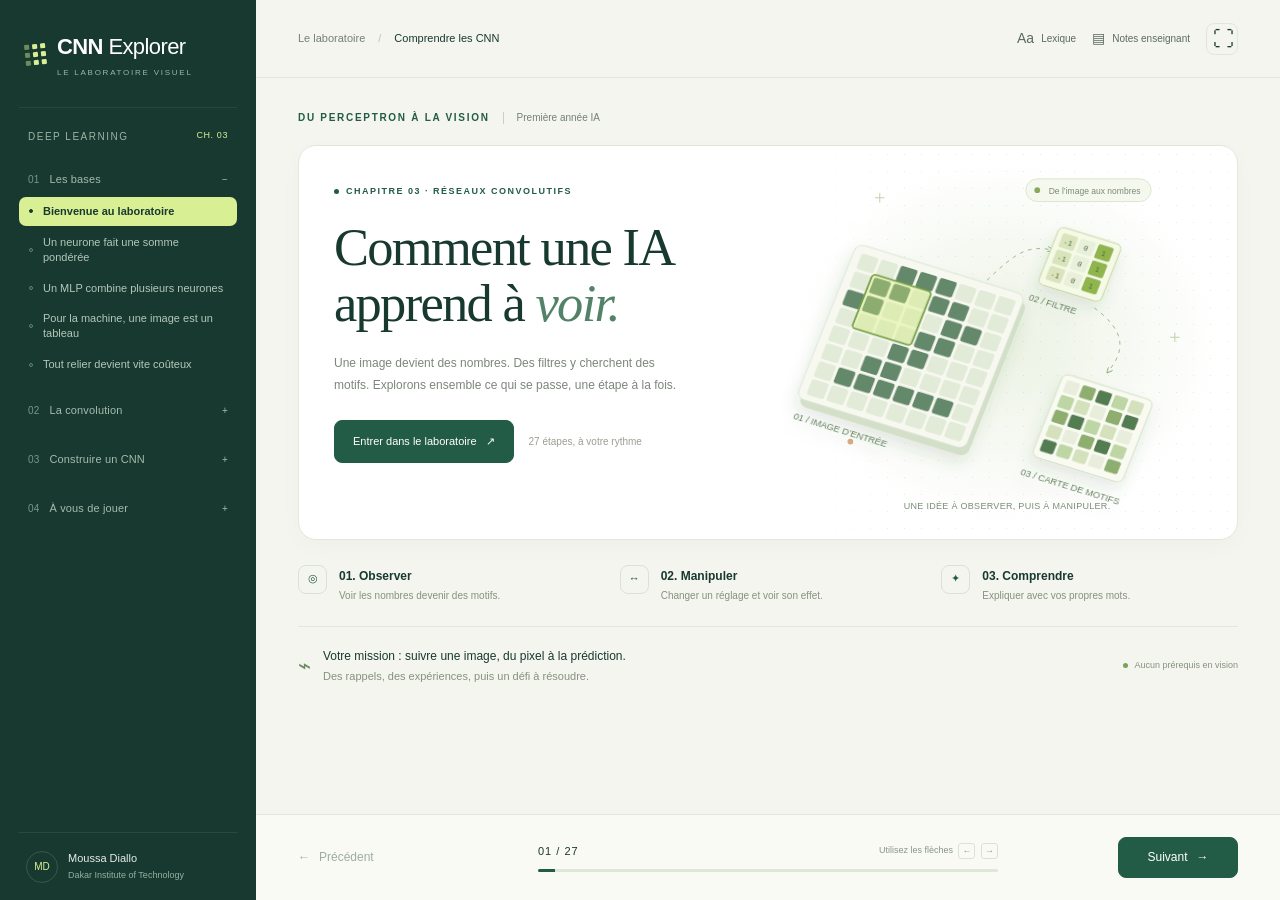
<file: index.html>
<!doctype html>
<html lang="fr">
<head>
  <meta charset="utf-8">
  <meta name="viewport" content="width=device-width,initial-scale=1">
  <meta name="theme-color" content="#183c32">
  <meta name="description" content="Comprendre les réseaux de neurones convolutifs en observant, en manipulant et en calculant. Un cours interactif pour débuter en IA, par Moussa Diallo, DIT.">
  <title>CNN Explorer — Voir, manipuler, comprendre</title>
  <link rel="icon" href="favicon.svg" type="image/svg+xml">
  <link rel="stylesheet" href="styles.css">
</head>
<body>
  <a class="skip-link" href="#lesson">Aller au cours</a>
  <div class="app-shell">
    <aside class="sidebar" id="sidebar" aria-label="Plan du cours">
      <a class="brand" href="#/voir-comprendre" aria-label="CNN Explorer, accueil"><span class="brand-mark" aria-hidden="true"><i></i><i></i><i></i><i></i><i></i><i></i><i></i><i></i><i></i></span><span>CNN<span class="brand-light"> Explorer</span><small>LE LABORATOIRE VISUEL</small></span></a>
      <div class="course-label">DEEP LEARNING <span>CH. 03</span></div>
      <nav id="course-nav" aria-label="Diapositives"></nav>
      <div class="sidebar-bottom"><div class="teacher-avatar">MD</div><div><strong>Moussa Diallo</strong><span>Dakar Institute of Technology</span></div></div>
    </aside>
    <button class="mobile-scrim" id="scrim" aria-label="Fermer le plan" hidden></button>
    <div class="main-shell">
      <header class="topbar">
        <button id="menu-button" class="icon-button mobile-menu" aria-label="Ouvrir le plan" aria-expanded="false">☰</button>
        <div class="breadcrumb"><span>Le laboratoire</span><span class="crumb-slash">/</span><strong>Comprendre les CNN</strong></div>
        <div class="top-actions"><button class="text-button" id="glossary-button" aria-label="Lexique"><span aria-hidden="true">Aa</span> <span class="button-word">Lexique</span></button><button class="text-button" id="notes-button" aria-label="Notes enseignant" aria-pressed="false"><span aria-hidden="true">▤</span> <span class="button-word">Notes enseignant</span></button><button class="icon-button" id="present-button" title="Mode présentation (F)" aria-label="Activer le mode présentation" aria-pressed="false">⛶</button></div>
      </header>
      <main id="lesson" tabindex="-1" aria-label="Diapositive du cours"></main>
      <footer class="navigation-bar">
        <button class="btn nav-prev" id="previous"><span aria-hidden="true">←</span> <span>Précédent</span></button>
        <div class="slide-position"><div><span id="slide-count">01 / 27</span><span class="keyboard-tip">Utilisez les flèches <kbd>←</kbd> <kbd>→</kbd></span></div><div class="progress-track" role="progressbar" aria-label="Position dans le cours" aria-valuemin="1" aria-valuemax="27" aria-valuenow="1"><span id="progress-fill"></span></div></div>
        <button class="btn primary nav-next" id="next">Suivant <span aria-hidden="true">→</span></button>
      </footer>
    </div>
  </div>
  <dialog id="glossary-dialog" aria-labelledby="glossary-title"><div class="dialog-header"><span class="eyebrow">UN MOT, UNE IDÉE</span><button class="icon-button" data-close aria-label="Fermer le lexique">✕</button></div><h2 id="glossary-title">Le petit lexique des CNN</h2><div id="glossary-content"></div><p class="muted">Le cours et les démonstrations fonctionnent dans votre navigateur. Aucune donnée n’est envoyée.</p></dialog>
  <div class="sr-only" id="announcement" role="status" aria-live="polite"></div>
  <noscript>Activez JavaScript pour parcourir le cours et manipuler les expériences.</noscript>
  <script type="module" src="app.js"></script>
</body>
</html>
</file>
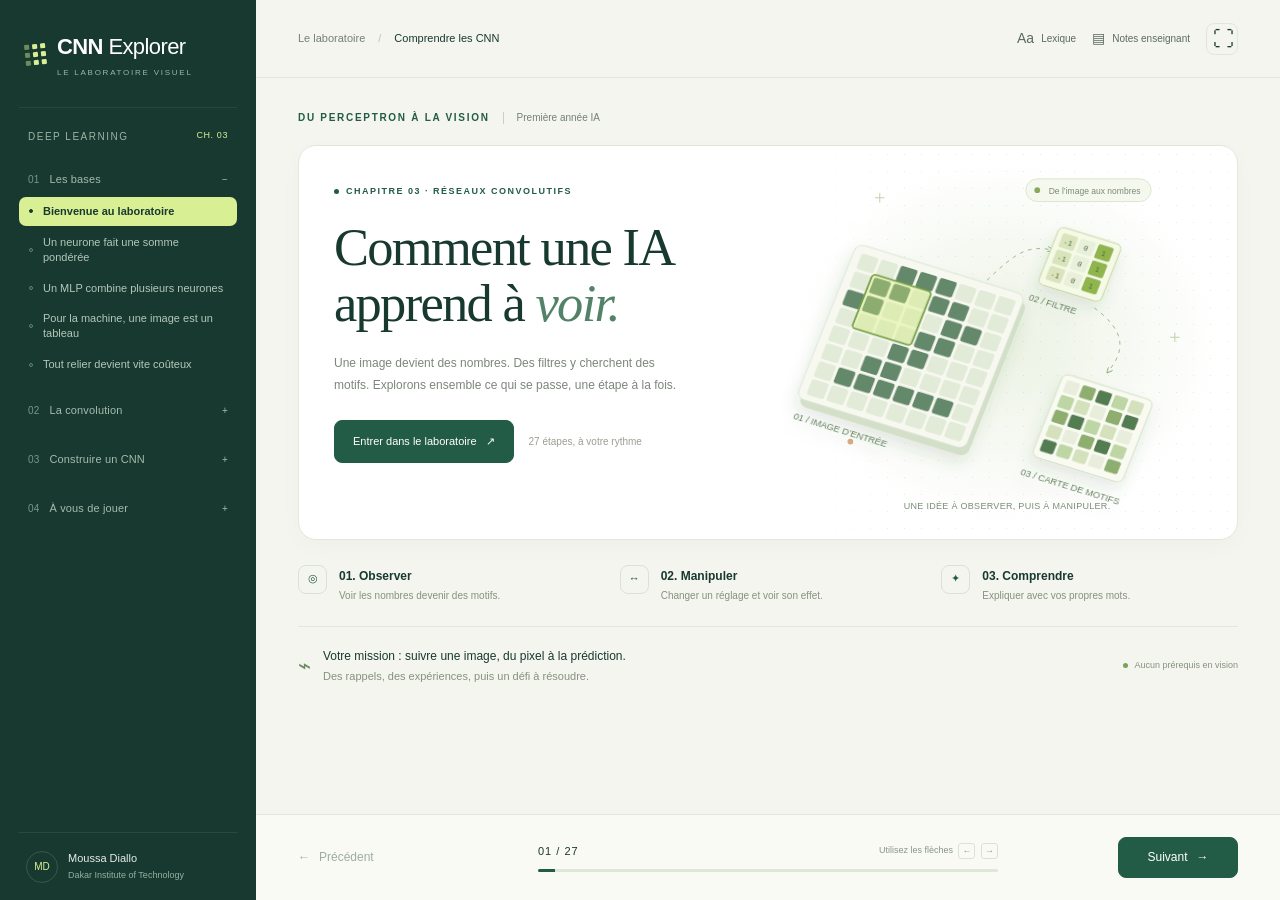
<file: cours-autonome.html>
<!doctype html>
<html lang="fr">
<head>
  <meta charset="utf-8">
  <meta name="viewport" content="width=device-width,initial-scale=1">
  <meta name="theme-color" content="#183c32">
  <meta name="description" content="Comprendre les réseaux de neurones convolutifs en observant, en manipulant et en calculant. Un cours interactif pour débuter en IA, par Moussa Diallo, DIT.">
  <title>CNN Explorer — Voir, manipuler, comprendre</title>
  <link rel="icon" href="data:image/svg+xml,%3Csvg xmlns=%22http://www.w3.org/2000/svg%22 viewBox=%220 0 32 32%22%3E%3Crect width=%2232%22 height=%2232%22 rx=%228%22 fill=%22%23183c32%22/%3E%3Ctext x=%226%22 y=%2223%22 fill=%22%23d9ef94%22 font-size=%2220%22%3EC%3C/text%3E%3C/svg%3E" type="image/svg+xml">
  <style>
:root{--ink:#17392f;--muted:#758079;--paper:#f4f5ef;--white:#fff;--line:#e2e7de;--green:#235c46;--mint:#e8f2e8;--lime:#d9ef94;--orange:#d17c4b;--orange-light:#fcf0e7;--blue:#557eab;--radius:16px;--shadow:0 7px 24px #203d2a06;font-family:Inter,"Avenir Next",Avenir,-apple-system,BlinkMacSystemFont,"Segoe UI",sans-serif;color:var(--ink);font-synthesis:none}
*{box-sizing:border-box}body{margin:0;background:var(--paper);font-size:15px;line-height:1.55}button,input,select{font:inherit}button,a,input,select{ -webkit-tap-highlight-color:transparent}button{cursor:pointer}a{color:inherit}button{color:inherit}button:disabled{cursor:default;opacity:.4}button:focus-visible,a:focus-visible,input:focus-visible,select:focus-visible,summary:focus-visible{outline:3px solid #c8814f;outline-offset:4px}button,input,select{border-radius:8px}h1,h2,h3,p{margin-top:0}h1,h2,h3{line-height:1.17}h1{font-size:clamp(30px,3vw,43px);font-weight:600;letter-spacing:-1.5px;margin-bottom:14px}h2{font-size:26px;letter-spacing:-.7px}h3{font-size:17px}p{margin-bottom:16px}svg{max-width:100%;height:auto}button svg{width:18px;height:18px}.app-shell{display:flex;min-height:100vh}.sidebar{width:256px;position:fixed;inset:0 auto 0 0;background:var(--ink);color:#d7e4da;padding:30px 19px 0;display:flex;flex-direction:column;z-index:20}.brand{text-decoration:none;display:flex;align-items:center;gap:11px;font-size:22px;font-weight:650;letter-spacing:-.6px;padding:0 6px 28px;color:#fff}.brand-light{font-weight:350}.brand small{display:block;font-size:8px;letter-spacing:1.75px;font-weight:500;color:#9db6a8;margin-top:3px}.brand-mark{display:grid;grid-template-columns:repeat(3,5px);gap:3px;transform:rotate(-6deg)}.brand-mark i{width:5px;height:5px;background:var(--lime);border-radius:1px}.brand-mark i:nth-child(3n+1){opacity:.45}.brand-mark i:nth-child(5){opacity:1}.course-label{border-top:1px solid #ffffff12;display:flex;justify-content:space-between;font-size:10px;letter-spacing:1.5px;padding:21px 9px 17px;color:#9eb3a7}.course-label span{color:var(--lime);font-size:9px;letter-spacing:.6px}#course-nav{overflow-y:auto;scrollbar-width:thin;scrollbar-color:#ffffff25 transparent;flex:1;padding-bottom:18px}.nav-section{margin-bottom:14px}.section-title{font-size:11px;color:#a6bbae;letter-spacing:.15px;display:flex;align-items:center;gap:10px;margin:0;padding:9px;width:100%;background:none;border:0;text-align:left}.section-title .section-number{font-size:10px;opacity:.7}.section-title .chevron{margin-left:auto;font-size:10px}.section-items[hidden]{display:none}.nav-link{border:0;display:flex;align-items:center;gap:10px;background:transparent;border-radius:7px;color:#b5c7bb;text-align:left;padding:7px 10px;width:100%;font-size:11px;line-height:1.35;margin-bottom:2px;transition:background .15s}.nav-link:hover{background:#ffffff08;color:white}.nav-link[aria-current="step"]{background:#d9ef94;color:#17392f;font-weight:650}.nav-link .nav-dot{width:4px;height:4px;border:1px solid currentColor;border-radius:50%;flex:none;opacity:.5}.nav-link.visited .nav-dot{background:currentColor}.nav-link[aria-current="step"] .nav-dot{background:var(--ink);opacity:1}.nav-duration{margin-left:auto;font-size:9px;opacity:.65;white-space:nowrap}.sidebar-bottom{display:flex;align-items:center;gap:10px;padding:17px 7px;border-top:1px solid #ffffff15;font-size:10px}.sidebar-bottom strong{display:block;font-size:11px;color:#e4ede7;font-weight:500}.sidebar-bottom span{display:block;color:#96afa0;font-size:9px;margin-top:2px}.teacher-avatar{height:32px;width:32px;border:1px solid #ffffff25;border-radius:50%;display:grid;place-items:center;color:var(--lime);font-size:10px}.main-shell{margin-left:256px;width:calc(100% - 256px);min-width:0;padding-bottom:96px}.topbar{height:78px;border-bottom:1px solid var(--line);display:flex;align-items:center;justify-content:space-between;padding:0 42px;gap:16px;background:#f4f5effa}.breadcrumb{display:flex;gap:13px;font-size:11px;align-items:center}.breadcrumb>span:first-child{color:var(--muted)}.breadcrumb strong{font-weight:500}.crumb-slash{color:#bcc5bb}.top-actions{display:flex;align-items:center;gap:16px}.text-button{border:0;background:transparent;display:flex;align-items:center;gap:7px;padding:7px 0;font-size:10px;white-space:nowrap;color:#5b6b60}.text-button[aria-pressed="true"]{color:var(--green);font-weight:700}.text-button>span:first-child{font-size:14px}.icon-button{width:32px;height:32px;display:grid;place-items:center;border:1px solid var(--line);background:transparent;font-size:21px;line-height:1;flex:none}.icon-button:hover{background:var(--mint)}.mobile-menu{display:none}main{max-width:1450px;margin:0 auto;padding:32px 42px 24px;outline:none}.lesson-topline{display:flex;align-items:center;gap:13px;margin-bottom:19px}.eyebrow{font-size:10px;font-weight:650;letter-spacing:1.7px;text-transform:uppercase;color:var(--green)}.lesson-topline .divider{height:12px;width:1px;background:#c8d0c5}.lesson-topline .time{font-size:10px;color:var(--muted)}.lesson-header{max-width:950px}.lesson-intro{font-size:14px;color:#6c786e;max-width:790px;line-height:1.7;margin-bottom:25px}.lab{border:1px solid var(--line);border-radius:var(--radius);padding:26px;background:#fff;box-shadow:var(--shadow);position:relative;overflow:hidden}.lab-toolbar{display:flex;flex-wrap:wrap;align-items:center;gap:12px;margin-bottom:24px}.lab-toolbar button,.lab-toolbar select{font-size:12px}.control{display:flex;align-items:center;gap:8px;font-size:12px;color:#5a6c60}.control select,select{background:#f4f6ef;border:1px solid var(--line);padding:7px 10px;color:var(--ink)}.control input[type="range"]{width:112px}.control input[type="number"]{width:72px}.btn{padding:10px 16px;border:1px solid var(--line);background:#fff;display:inline-flex;align-items:center;justify-content:center;gap:9px;font-weight:500;font-size:12px;min-height:40px;transition:background .2s,transform .2s;text-decoration:none}.btn:hover:not(:disabled){background:var(--mint);transform:translateY(-1px)}.btn.primary{background:var(--green);color:white;border-color:var(--green)}.btn.primary:hover:not(:disabled){background:#174735}.btn.small{font-size:11px;min-height:32px;padding:5px 12px}.btn.ghost{background:transparent;border-color:transparent;color:var(--green)}.btn.lime{background:var(--lime);color:var(--ink);border-color:var(--lime)}.btn.orange{background:var(--orange-light);border-color:#eed1bc}.pill{font-size:10px;border-radius:5px;background:#f0f4eb;color:#53705a;padding:5px 8px;display:inline-block;line-height:1.4}.pill.orange{background:var(--orange-light);color:#a26032}.pill.green{background:var(--mint);color:var(--green)}.lab-caption{display:flex;justify-content:space-between;font-size:10px;color:var(--muted);margin-bottom:16px;gap:12px}.matrix{display:grid;grid-template-columns:repeat(var(--cols,5),var(--cell-size,39px));gap:5px;justify-content:center;margin:12px auto;width:max-content;max-width:100%}.cell{height:var(--cell-size,39px);min-width:0;display:flex;align-items:center;justify-content:center;font-size:12px;line-height:1;border:1px solid #e4e8df;background:#f0f3ec;border-radius:5px;font-variant-numeric:tabular-nums;position:relative;color:#5e7664}.cell.positive,.cell.on{background:#c5ddab;border-color:#bdd59e;color:#294f32}.cell.negative{background:#f9e5d4;border-color:#f1d3b6;color:#a15c31}.cell.active,.cell.selected{outline:2px solid var(--green);outline-offset:-2px;background:#d9edb8;color:var(--ink);z-index:1}.cell.window{background:#d9edb8;outline:1px solid #77a15c}.cell.focus-cell{background:var(--green);color:#fff}.cell.zero-pad{background:repeating-linear-gradient(45deg,#f4f5f1,#f4f5f1 3px,#e9ede4 3px,#e9ede4 4px);color:#9aa594}.cell small{position:absolute;bottom:3px;right:3px;font-size:7px;color:#44603f}.matrix-label{font-size:10px;letter-spacing:1px;text-align:center;color:#64806b;font-weight:600;text-transform:uppercase}.matrix-group{text-align:center;min-width:0}.matrix-group .shape{font-size:11px;color:#8b958b}.lab-columns{display:flex;justify-content:space-evenly;align-items:center;gap:20px;flex-wrap:wrap}.operator{font-size:23px;color:#9baa98;font-weight:300}.equation{font-family:"SFMono-Regular",Consolas,monospace;font-size:13px;background:#f4f6ef;border-radius:10px;padding:14px 18px;text-align:center;margin:20px 0 0;line-height:1.8;overflow-wrap:anywhere}.equation strong{color:var(--green)}.hint,.lab-note{font-size:11px;line-height:1.7;color:#7a877b;margin:13px 0 0}.hint{text-align:center}.feedback{padding:14px 17px;border-radius:9px;font-size:13px;line-height:1.7;margin-top:16px;background:var(--mint);border:1px solid #d9e8d4}.feedback.error{background:var(--orange-light);border-color:#f0d8c5}.feedback:empty{display:none}.takeaway{display:flex;align-items:flex-start;gap:13px;padding:19px 0 0;font-size:12px;color:#5c705e;line-height:1.7}.takeaway .bulb{border:1px solid #dae2d4;width:25px;height:25px;display:grid;place-items:center;border-radius:50%;font-size:12px;flex:none}.takeaway strong{color:var(--ink);font-weight:600}.takeaway p{margin:0}.navigation-bar{position:fixed;bottom:0;left:256px;right:0;height:86px;display:flex;align-items:center;gap:30px;padding:0 42px;border-top:1px solid var(--line);background:#f9faf4f7;backdrop-filter:blur(15px);z-index:10}.navigation-bar .btn{min-width:120px}.nav-prev{background:transparent;border:0;padding-left:0;justify-content:flex-start}.slide-position{flex:1;max-width:460px;margin:0 auto}.slide-position>div:first-child{display:flex;align-items:center;justify-content:space-between;margin-bottom:9px}#slide-count{font-size:11px;font-variant-numeric:tabular-nums;letter-spacing:1px}.keyboard-tip{font-size:9px;color:#8b958a}.keyboard-tip kbd{font-family:inherit;display:inline-flex;align-items:center;justify-content:center;border:1px solid #dce1d6;border-radius:3px;width:17px;height:16px;margin-left:3px}.progress-track{height:3px;background:#dfe7d8;overflow:hidden;border-radius:3px}.progress-track span{display:block;height:100%;background:var(--green);transition:width .25s}.hero{padding:0}.hero-main{border:1px solid var(--line);border-radius:18px;background:white;overflow:hidden;display:grid;grid-template-columns:1.04fr 1fr;min-height:395px;box-shadow:var(--shadow)}.hero-copy{padding:39px 0 36px 35px;position:relative;z-index:1}.hero-copy .eyebrow{font-size:9px;letter-spacing:1.5px;display:flex;align-items:center;gap:7px}.eyebrow-dot{width:5px;height:5px;border-radius:50%;background:var(--green)}.hero h1{font-family:Georgia,"Times New Roman",serif;letter-spacing:-1.7px;font-size:clamp(37px,4.1vw,61px);font-weight:400;line-height:1.06;margin:22px 0 20px}.hero h1 em{color:#548268;font-weight:400;font-style:italic}.hero-copy>p{font-size:12px;line-height:1.85;color:#7d867c;max-width:350px;margin-bottom:24px}.hero-actions{display:flex;gap:15px;align-items:center}.hero-actions small{font-size:10px;color:#9a9f93}.hero-actions .btn{padding:12px 18px;font-size:11px}.hero-visual{background:radial-gradient(ellipse at 50% 50%,#ebf2e3 0,transparent 65%);position:relative;display:flex;align-items:center;justify-content:center;min-width:0;overflow:hidden}.hero-visual:before{content:"";position:absolute;inset:0;background-image:radial-gradient(#a2b49745 .7px,transparent .7px);background-size:17px 17px;mask-image:linear-gradient(90deg,transparent,black 30%,black)}.hero-visual svg{position:relative;width:100%;min-width:300px;max-height:370px;overflow:visible}.visual-tag{position:absolute;bottom:25px;font-size:9px;color:#7b8d76;letter-spacing:.3px}.hero-method{display:grid;grid-template-columns:repeat(3,1fr);padding:25px 0 22px;border-bottom:1px solid var(--line);gap:25px}.method-step{display:flex;align-items:flex-start;gap:12px}.method-step>span{height:29px;width:29px;display:grid;place-items:center;border:1px solid #dbe2d2;border-radius:8px;font-size:11px;flex:none;color:var(--green)}.method-step strong{font-size:12px;font-weight:600;display:block;margin:2px 0 3px}.method-step p{font-size:10px;color:#86917f;margin:0}.hero-bottom{display:flex;justify-content:space-between;align-items:center;gap:20px;padding-top:20px}.hero-bottom>div:first-child{display:flex;gap:12px;align-items:center}.mission-icon{font-size:22px;color:#6c8b60}.hero-bottom p{font-size:11px;color:#86917f;margin:0}.hero-bottom strong{display:block;color:var(--ink);font-weight:500;font-size:12px;margin-bottom:3px}.hero-tag{font-size:9px;white-space:nowrap;display:flex;gap:6px;align-items:center;color:#86917f}.mini-dot{height:5px;width:5px;border-radius:50%;background:#79a354}.teacher-notes{margin-top:18px;background:#fff8e9;border:1px solid #eee2bf;border-left:3px solid #caa66a;border-radius:9px;padding:17px 21px;font-size:12px;color:#776342}.teacher-notes strong{font-size:10px;text-transform:uppercase;letter-spacing:1px}.teacher-notes p{margin:7px 0}.teacher-notes .source-note{font-size:10px;color:#9e8a68;border-top:1px solid #e9dfca;padding-top:9px;margin-bottom:0}.question-label{font-size:10px;text-transform:uppercase;letter-spacing:1px;color:var(--green);margin:0 0 15px}.choices{display:grid;gap:9px}.choice{padding:13px 17px;border:1px solid var(--line);background:#fff;text-align:left;display:flex;align-items:center;gap:12px;font-size:13px}.choice span{display:grid;place-items:center;border:1px solid var(--line);background:#f6f7f1;width:25px;height:25px;border-radius:6px;font-size:10px;flex:none}.choice:hover{background:#f5f8ed}.choice.correct{background:var(--mint);border-color:#90b87b}.choice.wrong{background:var(--orange-light);border-color:#dca976}.choice.chosen{box-shadow:0 0 0 1px currentColor}.mini-stats{display:flex;gap:12px;justify-content:center;flex-wrap:wrap;margin:17px 0}.mini-stat,.stat{background:#f6f8f1;border:1px solid var(--line);border-radius:10px;padding:13px 18px;text-align:center}.mini-stat strong,.stat strong{display:block;font-size:24px;letter-spacing:-.8px;font-weight:550}.mini-stat span,.stat span{font-size:10px;color:var(--muted)}.input-card{background:#f6f8f1;border:1px solid var(--line);border-radius:12px;padding:20px}.range-row{display:flex;align-items:center;gap:13px;font-size:12px;margin:12px 0}.range-row label{min-width:75px}.range-row output{min-width:35px;font-variant-numeric:tabular-nums}.range-row input{flex:1;min-width:0}input[type="range"]{accent-color:var(--green)}input[type="number"]{border:1px solid #dce5d4;background:white;padding:7px 9px;color:var(--ink)}.neuron-diagram{display:flex;align-items:center;gap:15px;flex:1;justify-content:center}.neuron-circle{width:100px;height:100px;border:2px solid #749d62;border-radius:50%;background:#f0f7e7;display:flex;flex-direction:column;align-items:center;justify-content:center}.neuron-circle b{font-size:28px;font-weight:400}.neuron-circle small{font-size:10px;color:#6c8265}.signal-list{display:flex;flex-direction:column;gap:20px}.signal{display:flex;align-items:center;gap:8px;font-size:11px}.signal-dot{width:40px;height:40px;border-radius:50%;display:grid;place-items:center;background:#f1f5e9;border:1px solid #b8cda6}.signal-wire{width:48px;height:1px;background:#9ab481}.result-number{font-size:32px;font-weight:500;color:var(--green)}.output-block{text-align:center}.output-block small{font-size:10px;color:var(--muted);display:block}.output-block strong{display:block;font-size:24px}.network-figure{max-width:660px;margin:0 auto}.network-figure svg{display:block;width:100%}.svg-label{font:11px Inter,Arial,sans-serif;fill:#7d8e79}.svg-label-dark{font:12px Inter,Arial,sans-serif;fill:#274e36}.layer-buttons{display:flex;justify-content:center;gap:10px;flex-wrap:wrap;margin:15px 0}.layer-info{max-width:600px;margin:0 auto;text-align:center;font-size:13px;min-height:65px;color:#6d7d6c}.pixel-demo{display:grid;grid-template-columns:1fr 1fr;gap:30px;align-items:center}.pixel-preview{display:flex;align-items:center;justify-content:center;gap:30px}.pixel-preview svg{width:170px}.pixel-readout{max-width:350px}.pixel-readout h3{font-size:20px}.pixel-readout p{font-size:12px;color:#7b8978}.interactive-cell{cursor:pointer;transition:background .15s}.filter-results{display:grid;grid-template-columns:repeat(3,1fr);gap:20px}.filter-panel{padding:14px;border:1px solid var(--line);border-radius:11px;text-align:center;background:#fbfcf8}.filter-panel h3{font-size:12px;margin:0 0 10px}.filter-panel .matrix{--cell-size:27px;gap:3px}.filter-panel .cell{font-size:10px}.filter-explanation{max-width:500px;margin:auto;text-align:center;font-size:12px;color:#7a8b74}.params-compare{display:grid;grid-template-columns:1fr 1fr;gap:18px}.params-card{padding:24px;border-radius:12px;border:1px solid var(--line);background:#f7f8f3}.params-card:last-child{background:#edf5e5;border-color:#cee0bd}.params-card>span{font-size:10px;letter-spacing:1px}.params-card strong{display:block;font-size:36px;letter-spacing:-1px;margin:18px 0 3px;font-weight:500}.params-card p{font-size:11px;color:#7b8a73}.params-card code{font-size:11px;line-height:1.6;overflow-wrap:anywhere}.local-graphic{display:flex;align-items:center;justify-content:center;gap:35px;flex-wrap:wrap}.local-detail{max-width:280px}.local-detail p{font-size:12px;color:#788775}.local-detail h3{font-family:Georgia,serif;font-size:28px;font-weight:400}.rgb-planes{display:flex;justify-content:center;align-items:center;gap:30px;flex-wrap:wrap}.rgb-plane{padding:18px 22px;border-radius:12px;background:#fdf3f0}.rgb-plane:nth-child(2){background:#f0f7ed}.rgb-plane:nth-child(3){background:#f0f3fa}.rgb-plane input{width:110px}.rgb-plane label{font-size:11px;display:block;text-align:center}.rgb-swatch{width:100px;height:100px;border-radius:15px;box-shadow:inset 0 0 0 1px #0001;transition:background .15s}.architecture-flow{display:flex;gap:8px;align-items:center;justify-content:center;flex-wrap:wrap;padding:15px 0}.flow-block{padding:20px 12px;border:1px solid var(--line);background:#f4f7ee;border-radius:10px;text-align:center;min-width:80px}.flow-block strong{font-size:11px;display:block}.flow-block small{font-size:9px;color:#71846b;display:block;margin-top:7px}.flow-block.active{background:var(--lime);border-color:#9fbf64}.flow-arrow{font-size:14px;color:#9baa90}.architecture-detail{background:#f7f9f3;padding:18px;border-radius:10px;font-size:12px;margin-top:15px}.flatten-vector{display:flex;gap:3px;flex-wrap:wrap;max-width:410px;justify-content:center}.flatten-vector .cell{width:29px;height:36px;font-size:10px}.channel-label{font-size:10px;color:#7f8d77;text-align:center}.softmax-bars{max-width:560px;margin:22px auto}.prob-row{display:grid;grid-template-columns:75px 1fr 50px;gap:15px;align-items:center;font-size:12px;margin:16px 0}.bar-track{height:24px;background:#f1f4eb;border-radius:5px;overflow:hidden}.bar-fill{height:100%;background:#b5d799;border-radius:5px;transition:width .3s}.bar-fill.win{background:var(--green)}.exercise-row{display:grid;grid-template-columns:1.8fr 1fr 1fr 1fr;gap:10px;align-items:center;padding:14px 0;border-bottom:1px solid var(--line);font-size:11px}.exercise-row:last-child{border:0}.exercise-row input{width:100%;min-width:0;padding:8px 5px;text-align:center}.exercise-header{font-size:9px;color:#91a087;text-transform:uppercase}.exercise-row .layer-description{display:block;color:#85917c;font-size:9px;margin-top:4px}.exercise-row.correct-row input{background:var(--mint);border-color:#9dc389}.exercise-row.wrong-row input{background:var(--orange-light);border-color:#e0b28c}.exercise-actions{display:flex;gap:10px;flex-wrap:wrap;margin-top:18px}.quiz-progress{display:flex;justify-content:space-between;font-size:11px;color:#7a8a72;margin-bottom:22px}.quiz-title{font-size:21px;max-width:720px;margin-bottom:22px}.quiz-summary{text-align:center;padding:15px}.quiz-summary strong{font-family:Georgia,serif;font-size:70px;font-weight:400;display:block}.quiz-review{margin-top:20px;text-align:left}.quiz-review p{border-bottom:1px solid var(--line);font-size:12px;padding:12px 0}.recap-grid{display:grid;grid-template-columns:repeat(3,1fr);gap:15px}.recap-card{padding:22px;border:1px solid var(--line);border-radius:12px;background:#fbfcf8}.recap-card>span{font-family:Georgia,serif;font-size:28px;color:#88a274}.recap-card h3{font-size:14px;margin:12px 0 8px}.recap-card p{font-size:11px;color:#7d8b75;margin:0}.finish{text-align:center;padding:35px 20px}.finish-symbol{height:65px;width:65px;background:var(--lime);border-radius:50%;display:grid;place-items:center;font-size:27px;margin:0 auto 24px}.finish h2{font-family:Georgia,serif;font-size:36px;font-weight:400}.finish>p{font-size:13px;color:#7d8b75;max-width:490px;margin:0 auto 25px}.finish-actions{display:flex;gap:12px;justify-content:center;flex-wrap:wrap}.source-links{font-size:10px;color:#8c9684;line-height:1.8;margin-top:25px}.source-links a{text-underline-offset:3px}.challenge-tasks{font-size:13px;padding-left:22px;line-height:2}.challenge-tasks li::marker{color:var(--green)}.challenge-answer{padding:15px;background:#f4f7ed;border-radius:9px;font-size:12px;margin-top:16px}.lenet-caption{text-align:center;max-width:700px;font-size:12px;margin:18px auto;color:#7d8b75}dialog{border:1px solid var(--line);border-radius:18px;padding:28px 32px;max-width:660px;width:calc(100% - 35px);max-height:85vh;overflow-y:auto;color:var(--ink);box-shadow:0 20px 100px #12291f30}dialog::backdrop{background:#163b3270;backdrop-filter:blur(4px)}.dialog-header{display:flex;justify-content:space-between;align-items:center;margin-bottom:15px}dialog h2{font-family:Georgia,serif;font-weight:400;font-size:30px}dialog dl{margin:0}dialog dt{font-size:12px;font-weight:650;margin:17px 0 3px}dialog dd{font-size:12px;color:#71806a;margin:0;padding-bottom:13px;border-bottom:1px solid var(--line)}.muted{color:var(--muted);font-size:10px;margin-top:20px}.sr-only{position:absolute;width:1px;height:1px;padding:0;margin:-1px;overflow:hidden;clip:rect(0,0,0,0);white-space:nowrap;border:0}.skip-link{position:fixed;top:-100px;left:20px;background:var(--lime);color:var(--ink);padding:10px;z-index:100}.skip-link:focus{top:10px}.mobile-scrim{display:none}.presenting .sidebar{display:none}.presenting .main-shell{margin-left:0;width:100%}.presenting .navigation-bar{left:0}.presenting main{max-width:1320px}.presenting .topbar{height:60px}.presenting h1{font-size:44px}.presenting .lesson-intro{font-size:17px}.presenting .takeaway{font-size:15px}.presenting .lab{min-height:310px}.presenting .cell{--cell-size:45px}.presenting .hero h1{font-size:65px}.presenting .hero-main{min-height:440px}.presenting .hero-copy{padding:50px}.presenting .hero-copy>p{font-size:15px}.presenting .hero-visual svg{max-height:440px}.presenting .lab-note,.presenting .hint{font-size:13px}.presenting .keyboard-tip{display:none}
@media(min-width:1600px){main{padding-top:42px}.hero-main{min-height:475px}.hero-copy{padding-top:50px;padding-left:45px}.hero-visual svg{max-height:460px}.hero h1{font-size:65px}.hero-copy>p{font-size:14px}.lab{padding:35px}.cell{--cell-size:46px}.hero-method{padding-top:32px;padding-bottom:28px}.method-step p{font-size:12px}.hero-bottom p{font-size:12px}}
@media(max-width:1190px){.sidebar{width:225px;padding-left:13px;padding-right:13px}.main-shell{margin-left:225px;width:calc(100% - 225px)}.navigation-bar{left:225px;padding:0 27px;gap:18px}.topbar{padding:0 27px}.top-actions{gap:11px}main{padding:27px}.hero-copy{padding:30px 0 28px 26px}.hero h1{font-size:45px}.hero-copy>p{font-size:11px}.hero-actions small{display:none}.hero-main{min-height:370px}.hero-visual svg{min-width:270px}.method-step{gap:8px}.method-step p{font-size:9px}.hero-tag{display:none}.matrix{--cell-size:34px;gap:4px}.lab-columns{gap:16px}.breadcrumb{font-size:10px}.button-word{font-size:9px}.params-card strong{font-size:30px}.flow-block{min-width:70px;padding:18px 9px}}
@media(max-width:950px){.button-word{display:none}.top-actions{gap:16px}.sidebar{width:210px}.main-shell{margin-left:210px;width:calc(100% - 210px)}.navigation-bar{left:210px}.hero-main{grid-template-columns:1fr 1fr}.hero h1{font-size:39px}.hero-copy .eyebrow{font-size:8px;letter-spacing:.9px}.hero-visual svg{min-width:250px;margin-left:-20px}.hero-copy>p{font-size:11px;line-height:1.6}.hero-copy{padding-left:22px}.hero-method{gap:12px}.method-step strong{font-size:11px}.method-step p{font-size:9px}.keyboard-tip{display:none}.lab{padding:21px}.pixel-demo{gap:15px}.pixel-preview{gap:10px}.pixel-preview svg{width:110px}.filter-results{gap:10px}.filter-panel{padding:10px}.filter-panel .matrix{--cell-size:22px}.recap-grid{grid-template-columns:1fr 1fr}.neuron-diagram{gap:8px}.signal-wire{width:22px}.neuron-circle{width:85px;height:85px}.navigation-bar .btn{min-width:100px}}
@media(max-width:760px){.sidebar{transform:translateX(-100%);transition:transform .2s;width:260px}.menu-open .sidebar{transform:translateX(0)}.mobile-scrim:not([hidden]){display:block;position:fixed;inset:0;border:0;border-radius:0;background:#123d3155;z-index:19}.main-shell{margin-left:0;width:100%}.navigation-bar{left:0;height:77px;padding:0 19px;gap:15px}.topbar{height:65px;padding:0 19px;gap:10px}.mobile-menu{display:grid;font-size:17px;border:0}.breadcrumb{margin-right:auto;font-size:10px;gap:8px}.breadcrumb>span:first-child,.crumb-slash{display:none}.top-actions{gap:12px}main{padding:23px 19px 20px}.hero-copy{padding:29px 0 29px 25px}.hero h1{font-size:43px}.hero-visual svg{min-width:250px}.hero-main{min-height:360px}.hero-copy>p{font-size:11px}.hero-method{gap:18px}.hero-bottom{padding-top:18px}.hero-bottom strong{font-size:11px}.hero-bottom p{font-size:10px}.lab-columns{gap:15px}.navigation-bar .btn{min-width:auto;font-size:11px}.slide-position{max-width:200px}.lesson-topline{margin-bottom:14px}.lesson-intro{font-size:13px}h1{font-size:32px}.hero-copy .eyebrow{font-size:8px}.top-actions .text-button{padding:6px}.teacher-notes{font-size:11px}.main-shell{padding-bottom:87px}.presenting .topbar{padding:0 20px}.presenting main{padding:23px 19px}.presenting h1{font-size:32px}.presenting .hero-copy{padding:29px 0 29px 25px}.presenting .hero h1{font-size:43px}.presenting .hero-copy>p{font-size:11px}}
@media(max-width:520px){.hero-main{display:flex;flex-direction:column}.hero-copy{padding:30px 27px 6px}.hero h1{font-size:48px;max-width:340px;margin:21px 0 18px}.hero h1 br{display:none}.hero-copy>p{font-size:12px;max-width:300px}.hero-visual{height:235px;min-height:235px}.hero-visual svg{width:300px;min-width:0;margin:0}.visual-tag{bottom:8px;font-size:8px}.hero-copy .eyebrow{font-size:8px;letter-spacing:1px}.hero-method{padding-top:21px;gap:10px}.method-step{display:block}.method-step>span{margin-bottom:9px}.method-step strong{font-size:11px}.method-step p{font-size:9px;line-height:1.6}.hero-bottom{align-items:flex-start}.hero-bottom p{max-width:260px}.hero-bottom strong{font-size:11px}.hero-bottom p{font-size:9px}.hero-actions .btn{min-height:38px;padding:9px 15px}.lab{padding:18px 13px;border-radius:12px}.lab-toolbar{gap:10px;margin-bottom:18px}.lab-columns{gap:12px}.matrix{--cell-size:31px;gap:3px}.matrix-label{font-size:9px}.equation{font-size:11px;padding:12px}.neuron-demo{flex-direction:column;align-items:stretch}.input-card{padding:15px}.neuron-diagram{margin-top:15px}.pixel-demo{display:flex;flex-direction:column;gap:20px}.pixel-preview{gap:24px}.pixel-preview svg{width:130px}.pixel-readout{max-width:100%;text-align:center}.params-compare{gap:10px}.params-card{padding:15px 13px}.params-card strong{font-size:25px;margin-top:15px}.params-card>span{font-size:8px}.params-card code{font-size:9px}.filter-results{grid-template-columns:1fr}.filter-panel{display:flex;align-items:center;justify-content:space-around;gap:10px;flex-wrap:wrap}.filter-panel .matrix{--cell-size:24px;margin:7px auto}.filter-panel h3{margin:0}.local-graphic{gap:20px}.local-detail{text-align:center}.lab-caption{font-size:9px}.recap-grid{gap:10px}.recap-card{padding:17px 14px}.recap-card h3{font-size:12px}.recap-card p{font-size:10px}.exercise-row{gap:5px;grid-template-columns:1.6fr 1fr 1fr 1fr;font-size:10px}.exercise-row .layer-description{font-size:8px}.exercise-row input{font-size:11px;padding:8px 3px}.exercise-header{font-size:8px}.quiz-title{font-size:18px}.quiz-summary strong{font-size:60px}.choice{font-size:12px;padding:11px}.rgb-planes{gap:11px}.rgb-plane{padding:14px 10px}.rgb-plane input{width:65px}.rgb-swatch{width:65px;height:65px}.flow-block{padding:14px 8px;min-width:65px}.flow-block strong{font-size:10px}.flow-block small{font-size:8px}.flow-arrow{font-size:11px}.architecture-flow{gap:5px}.takeaway{font-size:11px}.navigation-bar{gap:10px}.nav-prev span:last-child{display:none}.navigation-bar .nav-prev{min-width:32px}.navigation-bar .nav-next{font-size:11px;padding:10px 12px}.top-actions{gap:7px}.topbar{gap:6px}.breadcrumb{font-size:9px}.lesson-intro{font-size:12px}.presenting .hero-copy{padding:30px 27px 6px}.presenting .hero h1{font-size:48px}.presenting .hero-main{min-height:auto}.presenting .hero-copy>p{font-size:12px}.presenting .cell{--cell-size:31px}.presenting .takeaway{font-size:11px}.presenting .lesson-intro{font-size:12px}.finish h2{font-size:29px}dialog{padding:22px}.control{font-size:10px}.control select{font-size:11px}.lab-toolbar .btn{font-size:10px;padding:7px 10px;min-height:34px}.mini-stat,.stat{padding:10px 14px}.mini-stat strong,.stat strong{font-size:21px}}
@media(prefers-reduced-motion:reduce){*,*:before,*:after{animation:none!important;transition:none!important;scroll-behavior:auto!important}}
@media print{.sidebar,.topbar,.navigation-bar,.takeaway,.lab-toolbar,.teacher-notes,.hero-actions{display:none!important}.main-shell{margin:0;width:100%;padding:0}main{padding:0}.lab{box-shadow:none;break-inside:avoid}.hero-main{border:0}.hero-copy{padding:20px}.hero-method{padding:20px}body{background:white}.btn{display:none!important}}

/* More room for dimensions on small screens. */
.stat strong{font-size:clamp(17px,2.2vw,27px);overflow-wrap:anywhere}.stat{margin-top:18px}.lab-convolution>.lab-toolbar:not(:first-child),.lab>.lab-toolbar:not(:first-child){margin-top:20px;margin-bottom:0}.neuron-demo .range-row{flex-wrap:wrap}.neuron-demo .range-row label{font-size:11px;min-width:140px}.pixel-preview{flex-wrap:wrap}.cell:disabled{opacity:1}.choice:disabled{opacity:1;cursor:default}.filter-panel{min-width:0}.filter-panel .matrix{max-width:100%}

@media(max-width:760px){.sidebar{visibility:hidden}.menu-open .sidebar{visibility:visible}}

</style>
</head>
<body>
  <a class="skip-link" href="#lesson">Aller au cours</a>
  <div class="app-shell">
    <aside class="sidebar" id="sidebar" aria-label="Plan du cours">
      <a class="brand" href="#/voir-comprendre" aria-label="CNN Explorer, accueil"><span class="brand-mark" aria-hidden="true"><i></i><i></i><i></i><i></i><i></i><i></i><i></i><i></i><i></i></span><span>CNN<span class="brand-light"> Explorer</span><small>LE LABORATOIRE VISUEL</small></span></a>
      <div class="course-label">DEEP LEARNING <span>CH. 03</span></div>
      <nav id="course-nav" aria-label="Diapositives"></nav>
      <div class="sidebar-bottom"><div class="teacher-avatar">MD</div><div><strong>Moussa Diallo</strong><span>Dakar Institute of Technology</span></div></div>
    </aside>
    <button class="mobile-scrim" id="scrim" aria-label="Fermer le plan" hidden></button>
    <div class="main-shell">
      <header class="topbar">
        <button id="menu-button" class="icon-button mobile-menu" aria-label="Ouvrir le plan" aria-expanded="false">☰</button>
        <div class="breadcrumb"><span>Le laboratoire</span><span class="crumb-slash">/</span><strong>Comprendre les CNN</strong></div>
        <div class="top-actions"><button class="text-button" id="glossary-button" aria-label="Lexique"><span aria-hidden="true">Aa</span> <span class="button-word">Lexique</span></button><button class="text-button" id="notes-button" aria-label="Notes enseignant" aria-pressed="false"><span aria-hidden="true">▤</span> <span class="button-word">Notes enseignant</span></button><button class="icon-button" id="present-button" title="Mode présentation (F)" aria-label="Activer le mode présentation" aria-pressed="false">⛶</button></div>
      </header>
      <main id="lesson" tabindex="-1" aria-label="Diapositive du cours"></main>
      <footer class="navigation-bar">
        <button class="btn nav-prev" id="previous"><span aria-hidden="true">←</span> <span>Précédent</span></button>
        <div class="slide-position"><div><span id="slide-count">01 / 27</span><span class="keyboard-tip">Utilisez les flèches <kbd>←</kbd> <kbd>→</kbd></span></div><div class="progress-track" role="progressbar" aria-label="Position dans le cours" aria-valuemin="1" aria-valuemax="27" aria-valuenow="1"><span id="progress-fill"></span></div></div>
        <button class="btn primary nav-next" id="next">Suivant <span aria-hidden="true">→</span></button>
      </footer>
    </div>
  </div>
  <dialog id="glossary-dialog" aria-labelledby="glossary-title"><div class="dialog-header"><span class="eyebrow">UN MOT, UNE IDÉE</span><button class="icon-button" data-close aria-label="Fermer le lexique">✕</button></div><h2 id="glossary-title">Le petit lexique des CNN</h2><div id="glossary-content"></div><p class="muted">Le cours et les démonstrations fonctionnent dans votre navigateur. Aucune donnée n’est envoyée.</p></dialog>
  <div class="sr-only" id="announcement" role="status" aria-live="polite"></div>
  <noscript>Activez JavaScript pour parcourir le cours et manipuler les expériences.</noscript>
  <script>
const { slides } = (() => {
// Parcours pédagogique adapté du chapitre CNN de Moussa Diallo (DIT).
// Les démonstrations complètent le support ; elles ne reproduisent pas son texte.
const slides = [
  {
    id: 'voir-comprendre', section: '01 Les bases', kicker: 'CHAPITRE 03 · RÉSEAUX CONVOLUTIFS',
    title: 'Comment un ordinateur apprend-il à voir ?',
    intro: 'Une image, des petits motifs, puis une décision. Nous allons construire cette idée ensemble, une manipulation à la fois.',
    demo: 'hero', takeaway: 'Un CNN apprend des filtres qui repèrent des motifs utiles dans les images.',
    prompt: 'Quand vous reconnaissez un chat, quels détails regardez-vous en premier ?',
    notes: 'Commencer par les réponses des étudiants : oreilles, yeux, moustaches. Annoncer le contrat : observer, essayer, expliquer avec ses mots, puis seulement écrire une formule.',
    source: 'Diapositives 1, 4 et 5 du support', duration: 2
  },
  {
    id: 'un-neurone', section: '01 Les bases', kicker: 'REPARTIR D’UNE IDÉE SIMPLE',
    title: 'Un neurone fait une somme pondérée',
    intro: 'Chaque entrée apporte une information. Le poids règle son importance ; le biais décale le résultat. Une activation transforme ensuite cette somme.',
    demo: 'neuron', takeaway: 'Entrées × poids, puis somme + biais, puis activation : cette recette reste présente dans les CNN.',
    prompt: 'Si un poids devient négatif, quel effet son entrée a-t-elle sur la somme ?',
    notes: 'Faire modifier un seul poids, prédire le résultat, puis observer. Distinguer la somme z de la sortie après activation. Les poids affichés dans une manipulation sont choisis ; en apprentissage, ils sont ajustés à partir des exemples.',
    source: 'Passerelle avec le chapitre 1 : perceptron', duration: 4
  },
  {
    id: 'du-neurone-au-mlp', section: '01 Les bases', kicker: 'LE LIEN AVEC LE CHAPITRE 2',
    title: 'Un MLP combine plusieurs neurones',
    intro: 'Dans une couche dense, chaque neurone reçoit toutes les sorties de la couche précédente. Plusieurs couches permettent de combiner les informations.',
    demo: 'mlp', takeaway: 'Le CNN conserve les neurones et l’apprentissage ; il organise autrement les connexions pour traiter les images.',
    prompt: 'Dans une couche dense, un neurone regarde-t-il une petite zone ou toutes les entrées ?',
    notes: 'Suivre un seul chemin de gauche à droite avant de commenter le réseau entier. Rappeler que les activations entre les couches permettent au MLP de représenter des relations non linéaires.',
    source: 'Passerelle avec le chapitre 2 : MLP', duration: 3
  },
  {
    id: 'image-nombres', section: '01 Les bases', kicker: 'AVANT LE RÉSEAU',
    title: 'Pour la machine, une image est un tableau',
    intro: 'Une image en niveaux de gris contient une valeur par pixel. Des pixels voisins dessinent ensemble une ligne, un coin ou une forme.',
    demo: 'pixels', takeaway: 'La position des nombres et leurs voisinages portent une partie essentielle de l’information visuelle.',
    prompt: 'Si l’on mélange les positions des pixels, la liste des valeurs suffit-elle à reconnaître le dessin ?',
    notes: 'Faire dessiner une forme simple dans la grille. Relier un pixel allumé à sa valeur. Ne pas généraliser la convention clair/sombre : elle dépend du codage choisi, indiqué dans la démonstration.',
    source: 'Préparation aux diapositives 2 à 6 du support', duration: 4
  },
  {
    id: 'limites-dense', section: '01 Les bases', kicker: 'POURQUOI CHANGER D’OUTIL ?',
    title: 'Tout relier devient vite coûteux',
    intro: 'Aplatir une grande image donne une très longue liste. La relier à une couche dense demande beaucoup de poids et ne privilégie pas les pixels voisins.',
    demo: 'params', takeaway: 'Les CNN exploitent les voisinages et réutilisent les mêmes poids à plusieurs positions.',
    prompt: 'Si la largeur et la hauteur doublent, combien de fois plus de pixels obtenons-nous ?',
    notes: 'Faire compter les connexions sur une petite image avant de montrer une grande résolution. Le surapprentissage n’est pas automatique : il dépend aussi des données, de la capacité du modèle et de la régularisation.',
    source: 'Diapositives 2 et 3 du support', duration: 3
  },
  {
    id: 'regarder-localement', section: '02 La convolution', kicker: 'L’INTUITION DU CNN',
    title: 'Observer une petite zone, puis se déplacer',
    intro: 'Une petite fenêtre inspecte une région de l’image. Le même détecteur parcourt ensuite les autres régions pour chercher le même type de motif.',
    demo: 'local', takeaway: 'Connexions locales et partage des poids sont les deux idées centrales de la convolution.',
    prompt: 'Pour trouver une ligne à droite, faut-il apprendre un nouveau détecteur si on sait déjà la trouver à gauche ?',
    notes: 'Mimer une loupe que l’on déplace. Une convolution est équivariante aux translations dans des conditions adaptées : le motif déplacé déplace sa réponse. Cela ne garantit pas une classification invariante à toute translation.',
    source: 'Diapositives 5 et 6 du support', duration: 3
  },
  {
    id: 'un-filtre', section: '02 La convolution', kicker: 'OBSERVER AVANT DE CALCULER',
    title: 'Un filtre réagit à certains motifs',
    intro: 'Un filtre est un petit tableau de poids. Selon ces poids, sa réponse peut souligner une séparation entre zones claires et sombres, par exemple un bord.',
    demo: 'filters', takeaway: 'La carte obtenue indique où le filtre répond et avec quelle intensité.',
    prompt: 'Quel filtre répond le plus fortement au motif que vous venez de dessiner ?',
    notes: 'Comparer deux filtres sur la même entrée. Préciser que les filtres de bord proposés sont des exemples construits pour comprendre ; dans un CNN entraîné, les valeurs des filtres sont apprises.',
    source: 'Diapositives 6 et 9 du support', duration: 4
  },
  {
    id: 'calcul-convolution', section: '02 La convolution', kicker: 'LA RECETTE, CASE PAR CASE',
    title: 'Multiplier, additionner, avancer',
    intro: 'À une position donnée, on multiplie chaque pixel par le poids placé en face. On additionne les produits, puis le biais éventuel : on obtient une case de la carte de sortie.',
    demo: 'convolution', takeaway: 'Une case de sortie résume le calcul d’un filtre sur une zone précise de l’entrée.',
    prompt: 'Quels pixels ont participé au calcul de la case de sortie sélectionnée ?',
    notes: 'Faire une position à la main avant de lancer le déplacement. Dans les bibliothèques de deep learning, l’opération appelée convolution utilise habituellement le noyau sans le retourner : techniquement, une corrélation croisée.',
    source: 'Diapositives 6 à 8 du support', duration: 6
  },
  {
    id: 'calculer-soi-meme', section: '02 La convolution', kicker: 'PAUSE · À VOUS DE PRÉDIRE',
    title: 'Une seule case, un calcul complet',
    intro: 'Prenez un instant pour multiplier les nombres en face à face. Faites ensuite la somme, avec un biais égal à zéro.',
    demo: 'dotquiz', takeaway: 'Un poids nul ignore une valeur ; un poids négatif soustrait sa contribution.',
    question: {
      text: 'Patch : [1, 2 ; 3, 4]. Filtre : [1, 0 ; 0, −1]. Biais : 0. Quelle est la sortie ?',
      options: ['−3', '3', '5', '10'], answer: 0,
      explanation: '1 × 1 + 2 × 0 + 3 × 0 + 4 × (−1) = 1 − 4 = −3. Une convolution peut produire des valeurs négatives.'
    },
    prompt: 'Quelle multiplication explique le signe négatif de la réponse ?',
    notes: 'Laisser trente secondes de réflexion individuelle avant le vote. Si beaucoup choisissent 3, reprendre le signe de 4 × (−1). Ne pas appliquer ReLU à cette étape : on calcule d’abord la sortie de convolution.',
    source: 'Mise en pratique des diapositives 7 et 8', duration: 3
  },
  {
    id: 'plusieurs-filtres', section: '02 La convolution', kicker: 'UNE IMAGE, PLUSIEURS REGARDS',
    title: 'Chaque filtre produit sa propre carte',
    intro: 'Un filtre peut répondre à un type de bord, un autre à un motif différent. Les cartes s’empilent : leur nombre correspond au nombre de filtres.',
    demo: 'filterbank', takeaway: 'Avec K filtres, la sortie possède K canaux, quelle que soit la profondeur de l’entrée.',
    prompt: 'Si une couche applique 12 filtres à une image couleur, combien de cartes produit-elle ?',
    notes: 'Réponse attendue : 12, pas 36. Un filtre d’une convolution standard couvre tous les canaux de l’entrée et additionne leurs contributions pour produire une seule carte.',
    source: 'Diapositive 9 du support', duration: 3
  },
  {
    id: 'stride', section: '02 La convolution', kicker: 'RÉGLER LE DÉPLACEMENT',
    title: 'Le stride est la longueur du pas',
    intro: 'Avec un stride de 1, le filtre avance d’une case. Avec un stride de 2, ses positions de départ sont espacées de deux cases : il calcule moins de sorties.',
    demo: 'stride', takeaway: 'Augmenter le stride réduit généralement la largeur et la hauteur de la sortie.',
    prompt: 'Avant de changer le stride, prévoyez : la carte sera-t-elle plus grande ou plus petite ?',
    notes: 'Comparer les positions de départ avec la même image et le même filtre. Le filtre ne change pas de taille. Un stride de 2 n’implique pas toujours une sortie exactement deux fois plus petite : les dimensions et le padding interviennent.',
    source: 'Diapositive 10 du support', duration: 3
  },
  {
    id: 'padding', section: '02 La convolution', kicker: 'QUE FAIRE AUX BORDS ?',
    title: 'Le padding ajoute une bordure',
    intro: 'Sans bordure, le filtre doit rester entièrement dans l’image. Ajouter des zéros autour permet d’inclure plus de positions, notamment près des bords.',
    demo: 'padding', takeaway: 'Un filtre 3 × 3, un stride de 1 et un padding de 1 conservent la taille spatiale.',
    prompt: 'Une bordure de zéros ajoute-t-elle de nouvelles informations provenant de la scène photographiée ?',
    notes: 'Montrer que les zéros sont ajoutés par nous. Pour un noyau impair F et un stride de 1, P = (F − 1) / 2 conserve la taille. Ne pas appliquer cette règle sans ses conditions.',
    source: 'Diapositive 11 du support', duration: 3
  },
  {
    id: 'dimensions', section: '02 La convolution', kicker: 'LA FORMULE VIENT APRÈS L’INTUITION',
    title: 'Compter les positions possibles du filtre',
    intro: 'La taille de sortie dépend de la taille d’entrée N, du filtre F, du padding P et du stride S. La même règle s’applique séparément à la hauteur et à la largeur.',
    demo: 'shapes', takeaway: 'Taille de sortie = ⌊(N − F + 2P) / S⌋ + 1. Le nombre de filtres fixe le nombre de canaux de sortie.',
    prompt: 'Avec N = 5, F = 3, P = 0 et S = 1, combien de positions existe-t-il sur une ligne ?',
    notes: 'Faire placer le filtre mentalement aux positions 0, 1 et 2 : trois positions. Les crochets de partie entière signifient arrondir vers le bas. Cette formule suppose une convolution standard sans dilatation.',
    source: 'Diapositives 9 à 11 du support', duration: 5
  },
  {
    id: 'couleur-canaux', section: '02 La convolution', kicker: 'PASSER DU GRIS À LA COULEUR',
    title: 'Une image RGB a trois canaux',
    intro: 'Rouge, vert et bleu sont trois tableaux superposés. Un filtre standard possède une tranche de poids par canal ; leurs contributions sont additionnées.',
    demo: 'rgb', takeaway: 'Un filtre 3 × 3 appliqué à une entrée RGB contient 3 × 3 × 3 poids, plus un biais éventuel.',
    prompt: 'Un seul filtre sur trois canaux d’entrée produit-il une ou trois cartes de sortie ?',
    notes: 'Réponse : une carte. Pour 12 filtres, chacun possède ses 27 poids et produit sa carte. Introduire la profondeur comme nombre de canaux, sans la confondre avec le nombre de couches du réseau.',
    source: 'Diapositive 9 du support', duration: 3
  },
  {
    id: 'relu', section: '03 Construire un CNN', kicker: 'TRANSFORMER LES RÉPONSES',
    title: 'ReLU remplace le négatif par zéro',
    intro: 'Après la convolution, une activation est appliquée à chaque valeur. ReLU garde les valeurs positives et remplace les valeurs négatives par zéro.',
    demo: 'relu', takeaway: 'ReLU(x) = max(0, x). Elle change les valeurs, sans changer la forme du tableau.',
    prompt: 'Après ReLU, que deviennent −4, 0 et 3 ?',
    notes: 'Faire prédire chaque résultat avant de révéler la carte transformée. Une valeur négative n’est pas une erreur de calcul ; ReLU est une transformation choisie. Elle introduit une non-linéarité.',
    source: 'Diapositives 6, 13 et 14 du support', duration: 3
  },
  {
    id: 'max-pooling', section: '03 Construire un CNN', kicker: 'RÉSUMER UNE PETITE RÉGION',
    title: 'Max pooling : garder la plus grande valeur',
    intro: 'On parcourt une carte avec une fenêtre, souvent 2 × 2 avec un stride de 2. Dans chaque fenêtre, on ne conserve que le maximum.',
    demo: 'pooling', takeaway: 'Le pooling réduit les dimensions spatiales et traite chaque canal séparément.',
    prompt: 'Dans le bloc [1, 5 ; 2, 3], quelle valeur restera après max pooling ?',
    notes: 'Faire repérer le maximum avant de montrer la sortie. Le pooling ne contient pas de poids appris. Il peut réduire la sensibilité à de petits déplacements, sans garantir une invariance à tout déplacement.',
    source: 'Diapositives 12 et 13 du support', duration: 4
  },
  {
    id: 'average-pooling', section: '03 Construire un CNN', kicker: 'DEUX FAÇONS DE RÉSUMER',
    title: 'Maximum ou moyenne : le résultat change',
    intro: 'Le max pooling garde la réponse la plus forte. L’average pooling calcule la moyenne de toutes les valeurs de la fenêtre.',
    demo: 'average', takeaway: 'Le maximum souligne une forte réponse locale ; la moyenne résume le niveau global de la région.',
    prompt: 'Pour [1, 5 ; 2, 4], quelles sorties donnent le maximum et la moyenne ?',
    notes: 'Résultats attendus : maximum 5, moyenne 3. Les deux opérations perdent de l’information. Ne pas présenter le pooling comme une garantie contre le surapprentissage ; la réduction du volume peut aider selon l’architecture.',
    source: 'Diapositive 12 du support', duration: 3
  },
  {
    id: 'chaine-cnn', section: '03 Construire un CNN', kicker: 'ASSEMBLER LES BRIQUES',
    title: 'Du pixel à une représentation utile',
    intro: 'La convolution cherche des motifs, ReLU transforme les réponses et le pooling résume les régions. En répétant ces étapes, les couches combinent des motifs de plus en plus complexes.',
    demo: 'architecture', takeaway: 'Chaque couche transforme un volume : sa hauteur, sa largeur et son nombre de canaux peuvent évoluer.',
    prompt: 'Quelle étape apprend des poids ? Quelle étape réduit la taille ? Laquelle remet le négatif à zéro ?',
    notes: 'Parcourir la chaîne une brique à la fois. Éviter de promettre qu’un filtre correspond toujours à un objet compréhensible : les représentations apprises ne sont pas toutes faciles à nommer. Toutes les architectures ne possèdent pas obligatoirement ces mêmes blocs.',
    source: 'Diapositives 14 et 16 du support', duration: 4
  },
  {
    id: 'flatten', section: '03 Construire un CNN', kicker: 'CHANGER LA FORME',
    title: 'Flatten déroule les valeurs en une liste',
    intro: 'Avant une couche dense, on peut réorganiser un volume en un vecteur. Les valeurs sont conservées : seule leur organisation change.',
    demo: 'flatten', takeaway: 'Un volume H × W × C devient une liste de H × W × C valeurs. Flatten n’apprend aucun poids.',
    prompt: 'Un volume 2 × 2 × 3 donnera-t-il 4, 7 ou 12 valeurs après flatten ?',
    notes: 'Réponse : 12. Corriger explicitement l’idée du support selon laquelle flatten réduirait l’espace et augmenterait la profondeur : il réorganise les éléments sans en réduire le nombre. Un pooling global est une autre option, qui n’est pas un flatten.',
    source: 'Diapositives 14, 15 et 18 du support · précision sur flatten', duration: 3
  },
  {
    id: 'classification', section: '03 Construire un CNN', kicker: 'PRENDRE UNE DÉCISION',
    title: 'Les caractéristiques servent à classer',
    intro: 'Les couches finales combinent les caractéristiques pour produire un score par classe. Softmax transforme ces scores en nombres positifs dont la somme vaut 1.',
    demo: 'classifier', takeaway: 'La classe au score le plus élevé est la prédiction ; la valeur affichée ne garantit pas que la réponse est juste.',
    prompt: 'Un modèle qui affiche une forte probabilité peut-il tout de même se tromper ?',
    notes: 'Oui : les sorties softmax ne sont pas automatiquement des probabilités bien calibrées. La démonstration illustre le passage des scores aux sorties ; elle ne doit pas être présentée comme un modèle préentraîné reconnaissant de vraies photos.',
    source: 'Diapositive 15 du support', duration: 3
  },
  {
    id: 'apprendre-filtres', section: '03 Construire un CNN', kicker: 'D’OÙ VIENNENT LES POIDS ?',
    title: 'Apprendre, c’est ajuster les poids',
    intro: 'Le réseau prédit, compare sa réponse à l’étiquette correcte, puis ajuste ses poids pour diminuer l’erreur. La rétropropagation calcule comment chaque poids contribue à cette erreur.',
    demo: 'learning', takeaway: 'Les filtres d’un CNN sont appris à partir d’exemples ; ils ne sont pas tous dessinés à la main.',
    prompt: 'Que doit-on garder à part pour vérifier si le réseau réussit sur de nouvelles images ?',
    notes: 'Réponse : des données de validation ou de test, distinctes des données d’entraînement. Relier la boucle prédiction → perte → gradients → mise à jour au MLP déjà étudié. Un faible coût d’entraînement ne suffit pas à prouver la généralisation.',
    source: 'Lien avec l’apprentissage des chapitres 1 et 2 ; filtres apprenables de la diapositive 9', duration: 4
  },
  {
    id: 'lenet', section: '03 Construire un CNN', kicker: 'UN EXEMPLE HISTORIQUE',
    title: 'LeNet-5 relie ces idées',
    intro: 'LeNet-5 a été conçu pour reconnaître des caractères, notamment des chiffres manuscrits. Son architecture alterne convolutions et sous-échantillonnage avant la décision finale.',
    demo: 'lenet', takeaway: 'Lire une architecture consiste à suivre les transformations des dimensions et le rôle de chaque couche.',
    prompt: 'Pourquoi les cartes deviennent-elles plus petites alors que leur nombre peut augmenter ?',
    notes: 'Présenter les dimensions classiques : entrée 32 × 32 × 1, C1 28 × 28 × 6, S2 14 × 14 × 6, C3 10 × 10 × 16, S4 5 × 5 × 16, C5 1 × 1 × 120, F6 84, sortie 10 classes. LeNet-5 original utilise des activations de type tanh et un sous-échantillonnage avec paramètres ; ne pas lui attribuer ReLU et max pooling comme description historique exacte. Les connexions C3 et la sortie historiques comportent aussi des particularités omises dans un schéma simplifié.',
    source: 'Diapositive 17 du support', duration: 4
  },
  {
    id: 'exercice-support', section: '04 À vous de jouer', kicker: 'L’EXERCICE DE VOTRE SUPPORT',
    title: 'Suivre une image de 256 × 256 × 3',
    intro: 'Calculez la forme après chaque couche. Gardez séparées les deux questions : quelle est la taille spatiale et combien de canaux restent-ils ?',
    demo: 'exercise', takeaway: 'Une convolution fixe les canaux par son nombre de filtres ; le pooling conserve ce nombre de canaux.',
    prompt: 'Après le deuxième pooling, peut-on retrouver 3 canaux simplement parce que l’image de départ était RGB ?',
    notes: 'Non. Correction : conv 16 filtres 3 × 3, S1, P1 → 256 × 256 × 16 ; pool 2 × 2, S2 → 128 × 128 × 16 ; conv 8 filtres 7 × 7, S1, P3 → 128 × 128 × 8 ; pool 2 × 2, S2 → 64 × 64 × 8. Faire justifier chaque dimension avant de révéler l’étape suivante.',
    source: 'Diapositive 19 du support', duration: 7
  },
  {
    id: 'quiz', section: '04 À vous de jouer', kicker: 'VÉRIFIER SA COMPRÉHENSION',
    title: 'Expliquer vaut mieux que mémoriser',
    intro: 'Répondez sans regarder les diapositives précédentes. Après chaque réponse, lisez l’explication et reformulez la règle avec vos propres mots.',
    demo: 'quiz', takeaway: 'Une erreur permet de repérer l’idée à retravailler : calcul, dimensions ou rôle des couches.',
    prompt: 'Quelle réponse avez-vous choisie, et surtout : pourquoi ?',
    notes: 'Utiliser les réponses comme diagnostic, sans noter la vitesse. Revenir au simulateur associé quand une confusion persiste. Faire expliquer une réponse correcte par un étudiant avant de montrer le corrigé.',
    source: 'Synthèse des diapositives 6 à 18 du support', duration: 6
  },
  {
    id: 'essentiel', section: '04 À vous de jouer', kicker: 'LA CARTE À GARDER EN TÊTE',
    title: 'Six briques, six rôles distincts',
    intro: 'Convolution, activation, pooling, flatten, couche dense et apprentissage n’ont pas le même rôle. Les distinguer permet de lire un CNN sans se perdre dans le vocabulaire.',
    demo: 'recap', takeaway: 'Convolution : extraire. ReLU : transformer. Pooling : résumer. Flatten : réorganiser. Dense : combiner. Apprentissage : ajuster.',
    prompt: 'Quelle brique choisiriez-vous pour diminuer la hauteur et la largeur sans apprendre de poids ?',
    notes: 'Réponse attendue : un pooling. Demander ensuite quelle brique ne fait que réorganiser les valeurs : flatten. Les CNN exploitent bien la structure des images, mais leur supériorité sur un MLP dépend de la tâche et des conditions.',
    source: 'Diapositive 18 du support · synthèse corrigée et enrichie', duration: 3
  },
  {
    id: 'defi-binome', section: '04 À vous de jouer', kicker: 'TRANSFÉRER À UN NOUVEAU CAS',
    title: 'À deux : concevoir et justifier un petit CNN',
    intro: 'Partez d’un chiffre en niveaux de gris de 28 × 28 × 1. Suivez une convolution de 8 filtres 3 × 3, stride 1, padding 1, puis ReLU, max pooling 2 × 2 et flatten.',
    demo: 'challenge', takeaway: 'Pouvoir prédire les formes et expliquer les choix montre que l’on comprend la chaîne.',
    prompt: 'Combien de valeurs entrent dans la couche dense après flatten ? Expliquez chaque étape.',
    notes: 'Faire travailler en binômes : une personne calcule, l’autre vérifie et explique. Correction : convolution 28 × 28 × 8 ; ReLU même forme ; pooling stride 2 → 14 × 14 × 8 ; flatten → 1 568 valeurs. Bonus : convolution = (3 × 3 × 1 + 1) × 8 = 80 paramètres avec biais. La couche dense finale produit 10 scores.',
    source: 'Activité de transfert inspirée de l’exercice final du support', duration: 6
  },
  {
    id: 'fin', section: '04 À vous de jouer', kicker: 'DU COURS À LA PRATIQUE',
    title: 'Vous pouvez maintenant lire un CNN',
    intro: 'Vous avez relié les neurones aux images, calculé une convolution et suivi les dimensions d’un réseau. L’étape suivante : entraîner un petit modèle et examiner aussi ses erreurs.',
    demo: 'finish', takeaway: 'Pour chaque couche : quelle information entre, quelle opération est faite, et quelle forme sort ?',
    prompt: 'Quelle idée vous paraît encore floue ? Montrez-la avec un exemple précis.',
    notes: 'Terminer par un billet de sortie : chaque étudiant écrit une chose comprise et une question restante. Pour le TP, commencer par visualiser les images, séparer entraînement et test, puis comparer les prédictions correctes et incorrectes.',
    source: 'Conclusion pédagogique et préparation au TP', duration: 2
  }
];

return { slides };
})();
const { mountLab } = (() => {
/* Interactive numerical laboratories. All calculations run locally. */
const fmt = (n, digits = 2) => Number.isInteger(n) ? String(n) : Number(n.toFixed(digits)).toLocaleString('fr-FR');
const esc = value => String(value).replace(/[&<>"']/g, c => ({'&':'&amp;','<':'&lt;','>':'&gt;','"':'&quot;',"'":'&#39;'}[c]));
const matrix = (values, cols, label, cellClass = () => '', attrs = () => '', text = v => fmt(v)) => `<div class="matrix-group"><div class="matrix-label">${label}</div><div class="matrix" role="group" aria-label="${esc(label)}" style="--cols:${cols}">${values.map((v, i) => `<button type="button" class="cell ${cellClass(v, i)}" ${attrs(v, i)} aria-label="Ligne ${Math.floor(i / cols) + 1}, colonne ${i % cols + 1} : ${esc(text(v, i))}">${text(v, i)}</button>`).join('')}</div></div>`;
const button = (action, label, primary = false) => `<button type="button" class="btn${primary ? ' primary' : ''}" data-action="${action}">${label}</button>`;

function convolutionLab(type, el) {
  const input = Array.from({length:25}, (_, i) => [0,0,1,1,0][i % 5]);
  const filters = {
    vertical: {label:'Bords verticaux', values:[-1,0,1,-1,0,1,-1,0,1]},
    horizontal: {label:'Bords horizontaux', values:[-1,-1,-1,0,0,0,1,1,1]},
    average: {label:'Moyenne (flou)', values:Array(9).fill(1 / 9)}
  };
  let stride = type === 'stride' ? 2 : 1;
  let padding = type === 'padding' ? 1 : 0;
  let filter = 'vertical', position = 0, visited = new Set([0]), timer = null;
  const size = () => Math.floor((5 - 3 + 2 * padding) / stride) + 1;
  const sample = (r, c) => r >= 0 && r < 5 && c >= 0 && c < 5 ? input[r * 5 + c] : 0;
  const patchAt = index => {
    const n = size(), row = Math.floor(index / n) * stride - padding, col = index % n * stride - padding;
    return Array.from({length:9}, (_, i) => sample(row + Math.floor(i / 3), col + i % 3));
  };
  const valueAt = index => patchAt(index).reduce((sum, value, i) => sum + value * filters[filter].values[i], 0);
  const stop = () => { if (timer) clearInterval(timer); timer = null; };
  function render() {
    const n = size(), width = 5 + 2 * padding, startR = Math.floor(position / n) * stride, startC = position % n * stride;
    const padded = Array.from({length:width * width}, (_, i) => sample(Math.floor(i / width) - padding, i % width - padding));
    const patch = patchAt(position), weights = filters[filter].values, terms = patch.map((v,i) => `${fmt(v)} × (${fmt(weights[i])})`);
    el.innerHTML = `<div class="lab lab-convolution">
      <div class="lab-toolbar">
        <label class="control">Filtre <select data-control="filter" aria-label="Choisir le filtre">${Object.entries(filters).map(([key,v]) => `<option value="${key}" ${key === filter ? 'selected' : ''}>${v.label}</option>`).join('')}</select></label>
        <label class="control">Pas S <select data-control="stride" aria-label="Pas du filtre"><option ${stride === 1 ? 'selected' : ''}>1</option><option ${stride === 2 ? 'selected' : ''}>2</option></select></label>
        <label class="control">Padding P <select data-control="padding" aria-label="Bordure de zéros"><option ${padding === 0 ? 'selected' : ''}>0</option><option ${padding === 1 ? 'selected' : ''}>1</option></select></label>
        <span class="pill">Position ${position + 1} / ${n * n}</span>
      </div>
      <div class="lab-columns">
        ${matrix(padded, width, `Entrée ${width} × ${width}${padding ? ' · zéros ajoutés' : ''}`, (_,i) => {const r=Math.floor(i/width),c=i%width;return `${r>=startR&&r<startR+3&&c>=startC&&c<startC+3?'selected':''} ${padding&&(r===0||c===0||r===width-1||c===width-1)?'zero-pad':''}`;})}
        ${matrix(weights,3,'Filtre 3 × 3 · partagé',v => v < 0 ? 'negative' : v > 0 ? 'positive' : '')}
        ${matrix(Array.from({length:n*n},(_,i)=>valueAt(i)), n, `Carte ${n} × ${n}`, (_,i) => i === position ? 'active' : visited.has(i) ? 'positive' : '', (_,i) => `data-output="${i}"`, (v,i) => visited.has(i) ? fmt(v) : '·')}
      </div>
      <div class="equation" aria-live="polite">${terms.join(' + ')} + 0 (biais) <strong>= ${fmt(valueAt(position))}</strong></div>
      <div class="lab-toolbar">${button('previous','← Position')}${button('next','Position suivante →',true)}${button('play',timer?'Pause':'▶ Animer')}${button('reset','Recommencer')}${button('all','Tout révéler')}</div>
      <p class="lab-note">${type === 'stride' ? `Le filtre avance de ${stride} pixel${stride>1?'s':''}. Un pas plus grand donne moins de positions.` : type === 'padding' ? `P = ${padding} : ${padding ? 'une bordure de zéros protège la taille spatiale pour S = 1 et F = 3.' : 'aucun zéro ajouté : le filtre doit rester dans l’image.'}` : 'La fenêtre encadrée est multipliée case par case par le même filtre. On additionne les neuf produits et le biais.'} Cliquez sur une case de sortie pour examiner son calcul.</p>
      <p class="hint">Sortie : ⌊(5 − 3 + 2 × ${padding}) / ${stride}⌋ + 1 = ${n}. Les filtres ci-dessus sont choisis à la main pour comprendre ; un CNN apprend leurs poids.</p>
    </div>`;
  }
  const click = event => {
    const output = event.target.closest('[data-output]');
    if (output) {stop();position=Number(output.dataset.output);visited.add(position);render();return;}
    const action = event.target.closest('[data-action]')?.dataset.action;
    if (!action) return;
    if (action === 'next' || action === 'previous') {stop();position=(position+(action==='next'?1:-1)+size()**2)%(size()**2);visited.add(position);}
    if (action === 'reset') {stop();position=0;visited=new Set([0]);}
    if (action === 'all') {stop();visited=new Set(Array.from({length:size()**2},(_,i)=>i));}
    if (action === 'play') {
      if (timer) stop();
      else timer=setInterval(()=>{position=(position+1)%(size()**2);visited.add(position);if(position===size()**2-1)stop();render();},750);
    }
    render();
  };
  const change = event => {const key=event.target.dataset.control;if(!key)return;stop();if(key==='filter')filter=event.target.value;if(key==='stride')stride=Number(event.target.value);if(key==='padding')padding=Number(event.target.value);position=0;visited=new Set([0]);render();};
  el.addEventListener('click',click);el.addEventListener('change',change);render();
  return ()=>{stop();el.removeEventListener('click',click);el.removeEventListener('change',change);};
}

function shapeLab(el) {
  const values={N:32,F:3,S:1,P:1,C:3,K:12};
  const select=(key,options,label)=>`<label class="control">${label}<select data-shape="${key}">${options.map(n=>`<option value="${n}" ${n===values[key]?'selected':''}>${n}</option>`).join('')}</select></label>`;
  el.innerHTML=`<div class="lab"><div class="lab-toolbar">
    <label class="control">Largeur / hauteur N<input aria-label="Taille de l’entrée" data-shape="N" type="number" min="5" max="256" step="1" value="32"></label>
    ${select('F',[1,3,5,7],'Taille du filtre F')}${select('S',[1,2,3],'Pas S')}${select('P',[0,1,2,3],'Padding P')}${select('C',[1,3],'Canaux d’entrée C')}
    <label class="control">Nombre de filtres K<input aria-label="Nombre de filtres" data-shape="K" type="number" min="1" max="32" value="12"></label>
    </div><div data-shape-result aria-live="polite"></div><p class="lab-note">Hypothèse : image carrée, filtres carrés, convolution standard avec un biais par filtre. ⌊x⌋ signifie « prendre l’entier inférieur ».</p></div>`;
  function update(){
    const result=el.querySelector('[data-shape-result]');
    const valid=Number.isInteger(values.N)&&values.N>=5&&values.N<=256&&Number.isInteger(values.K)&&values.K>=1&&values.K<=32;
    const raw=(values.N-values.F+2*values.P)/values.S, output=Math.floor(raw)+1;
    if(!valid || output<1){result.innerHTML='<p class="feedback">Choisissez N entre 5 et 256, K entre 1 et 32 et un filtre qui tient dans l’entrée complétée.</p>';return;}
    const params=(values.F**2*values.C+1)*values.K;
    result.innerHTML=`<div class="equation">⌊(${values.N} − ${values.F} + 2 × ${values.P}) / ${values.S}⌋ + 1<br><strong>⌊${fmt(raw,4)}⌋ + 1 = ${output}</strong></div><div class="lab-columns"><div class="stat"><small>Entrée</small><strong>${values.N} × ${values.N} × ${values.C}</strong></div><div class="stat"><small>Sortie</small><strong>${output} × ${output} × ${values.K}</strong></div><div class="stat"><small>Paramètres appris</small><strong>${params.toLocaleString('fr-FR')}</strong></div></div><p class="hint">${values.K} filtres donnent ${values.K} cartes. Paramètres : (${values.F} × ${values.F} × ${values.C} + 1 biais) × ${values.K} = ${params.toLocaleString('fr-FR')}. Leur nombre ne dépend pas de N.</p>`;
  }
  const onInput=e=>{if(e.target.dataset.shape){values[e.target.dataset.shape]=Number(e.target.value);update();}};
  el.addEventListener('input',onInput);update();
  return()=>el.removeEventListener('input',onInput);
}

function reluLab(el) {
  const input=[-3,2,-1,0,5,-4,3,-2,1];let enabled=false;
  function render(){el.innerHTML=`<div class="lab"><div class="lab-columns">${matrix(input,3,'Avant ReLU',v=>v<0?'negative':'positive')}${matrix(input.map(v=>enabled?Math.max(0,v):v),3,enabled?'Après ReLU':'Même carte · ReLU désactivée',v=>v<0?'negative':v>0?'positive':'')}</div><div class="equation">ReLU(x) = max(0, x)<br><strong>${enabled?'Les valeurs négatives deviennent 0. Les positives restent identiques.':'Observez les valeurs négatives avant d’activer ReLU.'}</strong></div><div class="lab-toolbar">${button('toggle',enabled?'Désactiver ReLU':'Appliquer ReLU',true)}${button('reset','Recommencer')}</div><p class="lab-note">La forme reste 3 × 3. ReLU n’apprend aucun poids ; elle introduit une non-linéarité entre les couches.</p></div>`;}
  const click=e=>{const action=e.target.closest('[data-action]')?.dataset.action;if(action){enabled=action==='reset'?false:!enabled;render();}};
  el.addEventListener('click',click);render();return()=>el.removeEventListener('click',click);
}

function poolingLab(type,el) {
  const input=[1,3,2,1,5,6,1,2,4,2,8,3,1,0,4,9];let mode=type==='average'?'average':'max',position=0;
  const patch=i=>{const r=Math.floor(i/2)*2,c=i%2*2;return [input[r*4+c],input[r*4+c+1],input[(r+1)*4+c],input[(r+1)*4+c+1]];};
  const result=i=>mode==='max'?Math.max(...patch(i)):patch(i).reduce((a,b)=>a+b,0)/4;
  function render(){const current=patch(position);el.innerHTML=`<div class="lab"><div class="lab-toolbar"><label class="control">Opération<select data-pooling><option value="max" ${mode==='max'?'selected':''}>Max pooling</option><option value="average" ${mode==='average'?'selected':''}>Average pooling</option></select></label><span class="pill">Fenêtre 2 × 2 · pas 2 · padding 0</span></div><div class="lab-columns">${matrix(input,4,'Entrée 4 × 4',(_,i)=>Math.floor(Math.floor(i/4)/2)*2+Math.floor((i%4)/2)===position?'selected':'',(_,i)=>`data-window="${Math.floor(Math.floor(i/4)/2)*2+Math.floor((i%4)/2)}"`)}${matrix(Array.from({length:4},(_,i)=>result(i)),2,'Sortie 2 × 2',(_,i)=>i===position?'active':'',(_,i)=>`data-window="${i}"`)}</div><div class="equation" aria-live="polite">${mode==='max'?`max(${current.join(', ')})`:`(${current.join(' + ')}) / 4`} <strong>= ${fmt(result(position))}</strong></div><div class="lab-toolbar">${Array.from({length:4},(_,i)=>`<button type="button" class="btn ${i===position?'primary':''}" data-window="${i}">Bloc ${i+1}</button>`).join('')}${button('next','Bloc suivant →')}</div><p class="lab-note">${mode==='max'?'On conserve la réponse la plus forte de chaque bloc.':'On conserve la valeur moyenne de chaque bloc.'} Le pooling ne possède aucun poids appris. Chaque canal est traité séparément : le nombre de canaux reste identique.</p><p class="hint">De petits déplacements peuvent garder le même maximum dans un bloc ; cette tolérance locale n’est pas une invariance garantie pour tous les déplacements.</p></div>`;}
  const click=e=>{const target=e.target.closest('[data-window]');if(target){position=Number(target.dataset.window);render();}else if(e.target.closest('[data-action="next"]')){position=(position+1)%4;render();}};
  const change=e=>{if(e.target.hasAttribute('data-pooling')){mode=e.target.value;render();}};
  el.addEventListener('click',click);el.addEventListener('change',change);render();return()=>{el.removeEventListener('click',click);el.removeEventListener('change',change);};
}

function learningLab(el) {
  const vertical=[0,1,0,0,1,0,0,1,0],horizontal=[0,0,0,1,1,1,0,0,0];
  const samples=[];
  for(const [pattern,y] of [[vertical,1],[horizontal,0]]){
    for(const scale of [.5,.7,.85,1])samples.push({x:pattern.map((v,i)=>v*scale+(v===0&&i===0?.08:0)),y});
  }
  let weights=Array(9).fill(0),bias=0,epoch=0,timer=null,selected=0;
  const sigmoid=z=>1/(1+Math.exp(-z));
  const predict=x=>sigmoid(x.reduce((sum,v,i)=>sum+v*weights[i],bias));
  const stop=()=>{if(timer)clearInterval(timer);timer=null;};
  function metrics(){let loss=0,correct=0;for(const sample of samples){const p=predict(sample.x);loss-=sample.y*Math.log(Math.max(1e-12,p))+(1-sample.y)*Math.log(Math.max(1e-12,1-p));if(Number(p>=.5)===sample.y)correct++;}return{loss:loss/samples.length,accuracy:correct/samples.length};}
  function step(){const gradient=Array(9).fill(0);let db=0;for(const sample of samples){const error=predict(sample.x)-sample.y;db+=error;sample.x.forEach((v,i)=>gradient[i]+=error*v);}weights=weights.map((v,i)=>v-.5*gradient[i]/samples.length);bias-=.5*db/samples.length;epoch++;}
  function render(){const m=metrics(),sample=samples[selected],p=predict(sample.x);el.innerHTML=`<div class="lab"><div class="lab-toolbar"><span class="pill">Vrai calcul de gradient · 8 petits exemples artificiels</span><label class="control">Patch observé<select data-sample>${samples.map((s,i)=>`<option value="${i}" ${i===selected?'selected':''}>${s.y?'Vertical':'Horizontal'} · exemple ${i%4+1}</option>`).join('')}</select></label></div><div class="lab-columns">${matrix(sample.x,3,`Patch · cible ${sample.y?'verticale (1)':'horizontale (0)'}`,v=>v>0?'positive':'')}${matrix(weights,3,'Poids du filtre · appris',v=>v<-.01?'negative':v>.01?'positive':'')}<div class="stat"><small>Probabilité « vertical »</small><strong>${fmt(p*100,1)} %</strong><small>Cible : ${sample.y*100} %</small></div></div><div class="lab-columns"><div class="mini-stat"><small>Époques</small><strong>${epoch} / 100</strong></div><div class="mini-stat"><small>Erreur moyenne (entropie croisée)</small><strong>${fmt(m.loss,4)}</strong></div><div class="mini-stat"><small>Réussite sur ces 8 exemples</small><strong>${fmt(m.accuracy*100,1)} %</strong></div></div><div class="lab-toolbar">${button('train',timer?'Pause':epoch>=100?'Entraînement terminé':'▶ Apprendre',true)}${button('step','1 époque')}${button('reset','Réinitialiser')}</div><p class="equation">9 poids + 1 biais → score → sigmoïde → probabilité<br><strong>Biais appris : ${fmt(bias,4)}</strong></p><p class="lab-note">À chaque époque : prédire les 8 cibles, calculer l’erreur puis ajuster les poids avec un pas de 0,5. Le même filtre voit tous les exemples ; il apprend à séparer ces deux motifs.</p><p class="hint">Ce laboratoire entraîne réellement un seul filtre sur des patchs 3 × 3. Il ne constitue pas un CNN complet. La réussite affichée concerne uniquement les 8 exemples d’entraînement ; elle ne mesure pas la généralisation.</p></div>`;}
  const click=e=>{const action=e.target.closest('[data-action]')?.dataset.action;if(!action)return;if(action==='reset'){stop();weights=Array(9).fill(0);bias=0;epoch=0;}if(action==='step'){stop();if(epoch<100)step();}if(action==='train'){if(timer)stop();else if(epoch<100)timer=setInterval(()=>{step();if(epoch>=100)stop();render();},110);}render();};
  const change=e=>{if(e.target.hasAttribute('data-sample')){selected=Number(e.target.value);render();}};
  el.addEventListener('click',click);el.addEventListener('change',change);render();return()=>{stop();el.removeEventListener('click',click);el.removeEventListener('change',change);};
}

function mountLab(type,container) {
  if(['convolution','stride','padding'].includes(type))return convolutionLab(type,container);
  if(type==='shapes')return shapeLab(container);
  if(type==='relu')return reluLab(container);
  if(['pooling','average'].includes(type))return poolingLab(type,container);
  if(type==='learning')return learningLab(container);
  return()=>{};
}

return { mountLab };
})();
const { mountBasic } = (() => {
const format = value => new Intl.NumberFormat('fr-FR', { maximumFractionDigits: 2 }).format(value);
const matrix = (values, cols, options = {}) => `<div class="matrix" style="--cols:${cols};--cell-size:${options.size || 35}px" ${options.label ? `role="group" aria-label="${options.label}"` : ''}>${values.map((value, i) => options.buttons
  ? `<button class="cell interactive-cell" type="button" data-cell="${i}" aria-label="Ligne ${Math.floor(i / cols) + 1}, colonne ${i % cols + 1}, valeur ${value}" aria-pressed="${!!value}">${value}</button>`
  : `<span class="cell ${value < 0 ? 'negative' : value > 0 ? 'positive' : ''}" data-index="${i}">${value}</span>`).join('')}</div>`;

function mountBasic(type, container) {
  const handlers = { neuron, mlp, pixels, params, local, rgb, flatten };
  if (!handlers[type]) return () => {};
  const controller = new AbortController();
  const on = (target, event, callback) => target.addEventListener(event, callback, { signal: controller.signal });
  const $ = selector => container.querySelector(selector);
  const $$ = selector => [...container.querySelectorAll(selector)];
  handlers[type]({ container, on, $, $$ });
  return () => controller.abort();
}

function neuron({ container, on, $, $$ }) {
  const controls = [
    ['x1', 'x₁ · luminosité à gauche', 0, 1, .8, .1],
    ['x2', 'x₂ · luminosité à droite', 0, 1, .2, .1],
    ['w1', 'Poids w₁', -2, 2, 1, .1],
    ['w2', 'Poids w₂', -2, 2, -1, .1],
    ['bias', 'Biais b', -2, 2, 0, .1]
  ];
  container.innerHTML = `<div class="lab-toolbar"><span class="pill">Essayez : augmentez un poids, puis le biais</span><button type="button" class="btn small" data-reset>Réinitialiser</button></div><div class="lab-columns neuron-demo"><div class="input-card" style="flex:1;min-width:230px">${controls.map(([key, label, min, max, value, step]) => `<div class="range-row"><label for="basic-${key}">${label}</label><input id="basic-${key}" type="range" min="${min}" max="${max}" value="${value}" step="${step}" data-param="${key}"><output for="basic-${key}" data-value="${key}">${format(value)}</output></div>`).join('')}</div><div class="neuron-diagram"><div class="signal-list"><div class="signal"><span class="signal-dot" data-signal="x1"></span><span>× <b data-signal="w1"></b></span><i class="signal-wire"></i></div><div class="signal"><span class="signal-dot" data-signal="x2"></span><span>× <b data-signal="w2"></b></span><i class="signal-wire"></i></div></div><div class="neuron-circle"><b>Σ</b><small>+ biais</small></div><span class="operator">→</span><div class="output-block"><small>Après ReLU</small><strong data-output></strong></div></div></div><div class="equation" aria-live="polite" data-equation></div><p class="lab-note">Exemple réduit à deux luminosités pour comprendre le calcul d’un neurone. Ces poids sont choisis à la main ; ce n’est pas un modèle de reconnaissance d’objets.</p>`;
  const render = () => {
    const values = Object.fromEntries($$('[data-param]').map(input => [input.dataset.param, +input.value]));
    for (const [key, value] of Object.entries(values)) {
      $(`[data-value="${key}"]`).textContent = format(value);
      const signal = $(`[data-signal="${key}"]`);
      if (signal) signal.textContent = format(value);
    }
    const z = values.x1 * values.w1 + values.x2 * values.w2 + values.bias;
    $('[data-output]').textContent = format(Math.max(0, z));
    $('[data-equation]').innerHTML = `z = (${format(values.x1)} × ${format(values.w1)}) + (${format(values.x2)} × ${format(values.w2)}) + (${format(values.bias)}) = <strong>${format(z)}</strong><br>ReLU(z) = max(0, ${format(z)}) = <strong>${format(Math.max(0, z))}</strong>`;
  };
  $$('[data-param]').forEach(input => on(input, 'input', render));
  on($('[data-reset]'), 'click', () => { controls.forEach(([key, , , , value]) => { $(`[data-param="${key}"]`).value = value; }); render(); });
  render();
}

function mlp({ container, on, $, $$ }) {
  let selected = 0;
  const layers = [
    { name: 'Les entrées', label: '2 valeurs', x: 100, ys: [95, 185], text: 'Deux informations entrent dans le réseau. Chaque neurone de la couche suivante reçoit ces deux valeurs.' },
    { name: 'La couche cachée', label: '3 neurones', x: 330, ys: [65, 140, 215], text: 'Chaque neurone calcule sa propre somme pondérée, ajoute son biais et applique une activation. Les trois neurones peuvent ainsi construire trois combinaisons différentes des entrées.' },
    { name: 'La sortie', label: '2 neurones', x: 560, ys: [95, 185], text: 'Les neurones de sortie combinent les trois résultats précédents. Le réseau compose ainsi des transformations ; ses poids sont appris à partir d’exemples.' }
  ];
  container.innerHTML = `<div class="lab-caption"><span>Un petit réseau dense : 2 → 3 → 2</span><span>Schéma des connexions</span></div><div class="network-figure" data-network></div><div class="layer-buttons">${layers.map((layer, i) => `<button class="btn small" type="button" data-layer="${i}" aria-pressed="${i === 0}">${i + 1}. ${layer.name}</button>`).join('')}</div><p class="layer-info" data-info aria-live="polite"></p><p class="hint">Chaque trait est une connexion possédant son propre poids. Le schéma explique la structure, sans simuler une prédiction.</p>`;
  function render() {
    let edges = '';
    for (let layer = 0; layer < 2; layer++) for (const y1 of layers[layer].ys) for (const y2 of layers[layer + 1].ys) {
      const active = layer + 1 === selected;
      edges += `<line x1="${layers[layer].x + 23}" y1="${y1}" x2="${layers[layer + 1].x - 23}" y2="${y2}" stroke="${active ? '#58824e' : '#d3dfca'}" stroke-width="${active ? 2 : 1.2}" />`;
    }
    const nodes = layers.map((layer, i) => layer.ys.map((y, j) => `<circle cx="${layer.x}" cy="${y}" r="24" fill="${i === selected ? '#d9ef94' : '#f4f7ed'}" stroke="${i === selected ? '#527447' : '#a6bf93'}" stroke-width="1.5"/><text x="${layer.x}" y="${y + 4}" text-anchor="middle" class="svg-label-dark">${i ? 'Σ' : `x${j + 1}`}</text>`).join('') + `<text x="${layer.x}" y="272" text-anchor="middle" class="svg-label">${layer.label}</text>`).join('');
    $('[data-network]').innerHTML = `<svg viewBox="0 0 660 295" role="img" aria-label="Réseau dense : deux entrées reliées à trois neurones cachés, reliés à deux neurones de sortie">${edges}${nodes}</svg>`;
    $('[data-info]').textContent = layers[selected].text;
    $$('[data-layer]').forEach(button => { const active = +button.dataset.layer === selected; button.classList.toggle('primary', active); button.setAttribute('aria-pressed', active); });
  }
  $$('[data-layer]').forEach(button => on(button, 'click', () => { selected = +button.dataset.layer; render(); }));
  render();
}

function pixels({ container, on, $, $$ }) {
  const patterns = {
    digit: ['00011000', '00111000', '01011000', '00011000', '00011000', '00011000', '01111110', '00000000'],
    arrow: ['00010000', '00011000', '11111100', '11111110', '11111100', '00011000', '00010000', '00000000'],
    blank: Array(8).fill('00000000')
  };
  let values = patterns.digit.join('').split('').map(Number);
  container.innerHTML = `<div class="lab-toolbar"><label class="control">Dessin de départ <select data-pattern><option value="digit">Un chiffre 1</option><option value="arrow">Une flèche</option><option value="blank">Une grille vide</option></select></label><button class="btn small" type="button" data-clear>Tout effacer</button><span class="pill">Cliquez sur les pixels pour dessiner</span></div><div class="pixel-demo"><div class="matrix-group"><div class="matrix-label">Les 64 valeurs de l’image</div>${matrix(values, 8, { buttons: true, size: 28, label: 'Dessin modifiable de huit lignes et huit colonnes' })}</div><div class="pixel-preview"><div><div class="matrix-label">Le même tableau, vu comme une image</div><div data-preview style="margin-top:14px"></div></div><div class="pixel-readout"><h3>8 × 8 = 64 pixels</h3><p>0 = noir<br>1 = blanc</p><p data-pixel-info aria-live="polite">Choisissez une case pour inverser sa valeur.</p></div></div></div><p class="lab-note">Image binaire : chaque pixel vaut 0 ou 1. Une image en niveaux de gris utilise davantage de valeurs, souvent de 0 à 255 avant normalisation.</p>`;
  const render = () => {
    $$('[data-cell]').forEach((button, i) => {
      button.textContent = values[i];
      button.style.background = values[i] ? '#fff' : '#000';
      button.style.color = values[i] ? '#17392f' : '#fff';
      button.setAttribute('aria-pressed', !!values[i]);
      button.setAttribute('aria-label', `Ligne ${Math.floor(i / 8) + 1}, colonne ${i % 8 + 1}, valeur ${values[i]}. Cliquer pour inverser.`);
    });
    $('[data-preview]').innerHTML = `<svg viewBox="0 0 8 8" role="img" aria-label="Aperçu du dessin composé des 64 pixels" style="display:block;image-rendering:pixelated;border:1px solid #dce3d7;border-radius:4px">${values.map((v, i) => `<rect x="${i % 8}" y="${Math.floor(i / 8)}" width="1" height="1" fill="${v ? '#fff' : '#000'}"/>`).join('')}</svg>`;
  };
  $$('[data-cell]').forEach(button => on(button, 'click', () => {
    const i = +button.dataset.cell;
    values[i] = 1 - values[i];
    $('[data-pixel-info]').textContent = `Pixel ligne ${Math.floor(i / 8) + 1}, colonne ${i % 8 + 1} : ${values[i]}.`;
    render();
  }));
  on($('[data-pattern]'), 'change', event => { values = patterns[event.target.value].join('').split('').map(Number); $('[data-pixel-info]').textContent = 'Choisissez une case pour inverser sa valeur.'; render(); });
  on($('[data-clear]'), 'click', () => { values = Array(64).fill(0); $('[data-pattern]').value = 'blank'; $('[data-pixel-info]').textContent = 'Grille effacée. Dessinez votre propre motif.'; render(); });
  render();
}

function params({ container, on, $, $$ }) {
  container.innerHTML = `<div class="lab-toolbar"><label class="control">Image <select data-n><option value="32">32 × 32 × 3</option><option value="64">64 × 64 × 3</option></select></label><label class="control">Neurones denses <select data-h><option value="100">100</option><option value="32">32</option></select></label><label class="control">Filtres 3 × 3 <select data-k><option value="16">16</option><option value="8">8</option></select></label></div><div class="params-compare"><div class="params-card"><span>COUCHE DENSE APRÈS FLATTEN</span><strong data-dense-count></strong><p>paramètres, biais inclus</p><code data-dense-calc></code><p data-dense-shape style="margin:15px 0 0"></p></div><div class="params-card"><span>COUCHE CONVOLUTIVE</span><strong data-conv-count></strong><p>paramètres, biais inclus</p><code data-conv-calc></code><p data-conv-shape style="margin:15px 0 0"></p></div></div><div class="feedback" data-params-message aria-live="polite"></div><p class="lab-note">On compare ici les connexions de deux couches aux sorties différentes, pas deux réseaux complets ni leur précision. Convolution standard : stride 1, padding 1, un biais par filtre.</p>`;
  function render() {
    const n = +$('[data-n]').value, h = +$('[data-h]').value, k = +$('[data-k]').value;
    const dense = (n * n * 3 + 1) * h, conv = (3 * 3 * 3 + 1) * k;
    $('[data-dense-count]').textContent = format(dense);
    $('[data-conv-count]').textContent = format(conv);
    $('[data-dense-calc]').textContent = `(${n} × ${n} × 3 + 1) × ${h}`;
    $('[data-conv-calc]').textContent = `(3 × 3 × 3 + 1) × ${k}`;
    $('[data-dense-shape]').textContent = `Sortie : ${h} valeurs.`;
    $('[data-conv-shape]').textContent = `Sortie : ${n} × ${n} × ${k}.`;
    $('[data-params-message]').textContent = `Les ${k} filtres réutilisent leurs ${format(conv)} paramètres à chaque position. Agrandir l’image ne change pas ce nombre ; le volume de sortie et le travail de calcul augmentent.`;
  }
  $$('select').forEach(select => on(select, 'change', render));
  render();
}

function local({ container, on, $, $$ }) {
  let position = 0;
  const image = Array.from({ length: 49 }, (_, i) => i % 7 >= 3 ? 1 : 0);
  const filter = [1, 0, -1, 1, 0, -1, 1, 0, -1];
  container.innerHTML = `<div class="lab-toolbar"><button class="btn primary small" type="button" data-move>Déplacer le filtre d’une case →</button><span class="pill" data-position></span></div><div class="local-graphic"><div class="matrix-group"><div class="matrix-label">Une petite zone de l’image</div>${matrix(image, 7, { size: 31, label: 'Image 7 par 7 avec une fenêtre de 3 par 3' })}</div><span class="operator">×</span><div class="matrix-group"><div class="matrix-label">Toujours les mêmes 9 poids</div><div data-kernel>${matrix(filter, 3, { size: 40 })}</div></div><div class="local-detail"><h3>La fenêtre bouge.<br>Les poids restent.</h3><p>Le filtre inspecte seulement 3 × 3 pixels à la fois. À la position suivante, il réutilise les mêmes poids.</p></div></div><div class="equation" data-local-output aria-live="polite"></div><p class="lab-note">Quand on translate un motif, sa carte de réponses se déplace aussi dans des conditions adaptées. Une classification finale n’est pas automatiquement invariante à tous les déplacements.</p>`;
  function render() {
    const row = 2, col = 1 + position;
    const cells = [...container.querySelectorAll('.local-graphic > .matrix-group:first-child .cell')];
    cells.forEach((cell, i) => {
      const r = Math.floor(i / 7), c = i % 7;
      const active = r >= row && r < row + 3 && c >= col && c < col + 3;
      cell.classList.toggle('window', active);
      cell.setAttribute('aria-label', `${image[i]}${active ? ', dans la fenêtre' : ''}`);
    });
    const patch = Array.from({ length: 9 }, (_, i) => image[(row + Math.floor(i / 3)) * 7 + col + i % 3]);
    const result = patch.reduce((sum, value, i) => sum + value * filter[i], 0);
    $('[data-position]').textContent = `Position ${position + 1} sur 2 · fenêtre 3 × 3`;
    $('[data-local-output]').innerHTML = `Réponse à cette position : <strong>${result}</strong> · biais = 0<br>9 poids utilisés ici, puis réutilisés à la position suivante.`;
    $('[data-move]').textContent = position ? '← Revenir à la première position' : 'Déplacer le filtre d’une case →';
  }
  on($('[data-move]'), 'click', () => { position = 1 - position; render(); });
  render();
}

function rgb({ container, on, $, $$ }) {
  const channels = [['r', 'Rouge', 190], ['g', 'Vert', 120], ['b', 'Bleu', 70]];
  container.innerHTML = `<div class="lab-caption"><span>Un pixel couleur = trois intensités</span><span>Déplacez les curseurs</span></div><div class="rgb-planes">${channels.map(([key, label, value]) => `<div class="rgb-plane"><label for="rgb-${key}">${label} · <output for="rgb-${key}" data-value="${key}">${value}</output></label><input id="rgb-${key}" type="range" min="0" max="255" step="1" value="${value}" data-channel="${key}"></div>`).join('')}<span class="operator">→</span><div class="rgb-swatch" data-swatch role="img"></div></div><div class="equation" data-rgb-label aria-live="polite"></div><div class="mini-stats"><div class="mini-stat"><strong>3</strong><span>canaux en entrée : RGB</span></div><div class="mini-stat"><strong>3 × 3 × 3</strong><span>27 poids pour un filtre 3 × 3</span></div><div class="mini-stat"><strong>1</strong><span>carte produite par ce filtre</span></div></div><p class="lab-note">Un filtre standard possède une tranche 3 × 3 par canal. Il additionne leurs contributions et ajoute un biais pour produire une seule carte. Avec K filtres, on obtient K cartes, pas 3 × K.</p>`;
  function render() {
    const values = Object.fromEntries($$('[data-channel]').map(input => [input.dataset.channel, +input.value]));
    for (const [key, value] of Object.entries(values)) $(`[data-value="${key}"]`).textContent = value;
    $('[data-swatch]').style.background = `rgb(${values.r},${values.g},${values.b})`;
    $('[data-swatch]').setAttribute('aria-label', `Couleur résultante : rouge ${values.r}, vert ${values.g}, bleu ${values.b}`);
    $('[data-rgb-label]').textContent = `Ce pixel : [${values.r}, ${values.g}, ${values.b}] · Chaque position de l’image contient ses trois valeurs.`;
  }
  $$('[data-channel]').forEach(input => on(input, 'input', render));
  render();
}

function flatten({ container, on, $, $$ }) {
  let selected = -1;
  const values = Array.from({ length: 18 }, (_, i) => i + 1);
  container.innerHTML = `<div class="lab-toolbar"><button class="btn primary small" type="button" data-next>Suivre la première valeur →</button><button class="btn small" type="button" data-reset>Réinitialiser</button><span class="pill">Cliquez aussi sur une valeur</span></div><div class="lab-columns"><div><div class="matrix-label">Volume : 3 × 3 × 2</div><div style="display:flex;gap:16px;flex-wrap:wrap;justify-content:center">${[0, 1].map(channel => `<div><p class="channel-label" style="margin:12px 0 0">Canal ${channel + 1}</p><div class="matrix" style="--cols:3;--cell-size:34px">${values.slice(channel * 9, channel * 9 + 9).map((v, i) => `<button class="cell positive" data-source="${channel * 9 + i}" type="button" aria-label="Valeur ${v}, canal ${channel + 1}, ligne ${Math.floor(i / 3) + 1}, colonne ${i % 3 + 1}">${v}</button>`).join('')}</div></div>`).join('')}</div></div><span class="operator">→</span><div class="matrix-group"><div class="matrix-label">Vecteur : 18 valeurs</div><div class="flatten-vector" style="margin:18px auto">${values.map((v, i) => `<button class="cell positive" type="button" data-target="${i}" aria-label="Position ${i + 1} dans le vecteur : valeur ${v}">${v}</button>`).join('')}</div></div></div><div class="equation" data-flatten-info aria-live="polite">3 × 3 × 2 = <strong>18 éléments avant et après flatten</strong></div><p class="lab-note">Ordre choisi ici : toutes les valeurs du canal 1, puis celles du canal 2. D’autres bibliothèques peuvent utiliser un autre ordre. Flatten conserve les valeurs et leur nombre, sans apprendre de poids.</p>`;
  function render() {
    $$('[data-source], [data-target]').forEach(button => {
      const index = +(button.dataset.source ?? button.dataset.target);
      const active = index === selected;
      button.classList.toggle('focus-cell', active);
      button.setAttribute('aria-pressed', active);
    });
    $('[data-flatten-info]').innerHTML = selected < 0 ? '3 × 3 × 2 = <strong>18 éléments avant et après flatten</strong>' : `Valeur <strong>${values[selected]}</strong> du canal ${Math.floor(selected / 9) + 1} → position <strong>${selected + 1}</strong> dans la liste. Aucun élément n’est supprimé.`;
    $('[data-next]').textContent = selected < 0 ? 'Suivre la première valeur →' : selected === 17 ? 'Revenir à la première valeur →' : 'Suivre la valeur suivante →';
  }
  $$('[data-source], [data-target]').forEach(button => on(button, 'click', () => { selected = +(button.dataset.source ?? button.dataset.target); render(); }));
  on($('[data-next]'), 'click', () => { selected = (selected + 1) % 18; render(); });
  on($('[data-reset]'), 'click', () => { selected = -1; render(); });
  render();
}

return { mountBasic };
})();
const { mountVisual } = (() => {
const fmt=(n,d=2)=>Number.isInteger(n)?String(n):Number(n.toFixed(d)).toLocaleString('fr-FR');
const kernels=[
  {id:'vertical',name:'Bords verticaux',w:[-1,0,1,-1,0,1,-1,0,1]},
  {id:'horizontal',name:'Bords horizontaux',w:[-1,-1,-1,0,0,0,1,1,1]},
  {id:'blur',name:'Moyenne · flou',w:Array(9).fill(1/9)}
];
const grid=(values,cols,label,pixels=false)=>`<div class="matrix-group"><div class="matrix-label">${label}</div><div class="matrix" role="img" aria-label="${label} : ${values.map(v=>fmt(v)).join(', ')}" style="--cols:${cols}">${values.map(v=>`<span class="cell ${v>0?'positive':v<0?'negative':''}" ${pixels?`style="background:${v?'#28523e':'#edf2e7'};color:${v?'#fff':'#92a28e'}"`:''}>${fmt(v)}</span>`).join('')}</div></div>`;
function image(pattern){return Array.from({length:49},(_,i)=>{const r=Math.floor(i/7),c=i%7;return Number(pattern==='horizontal'?r===3:pattern==='corner'?r>=3&&c>=3:c===3);});}
function convolve(input,weights){return Array.from({length:25},(_,i)=>{const r=Math.floor(i/5),c=i%5;return weights.reduce((sum,w,j)=>sum+w*input[(r+Math.floor(j/3))*7+c+j%3],0);});}

function filtersLab(type,el){
  let pattern='vertical',selected=0;
  function render(){const values=image(pattern);el.innerHTML=`<div class="lab"><div class="lab-toolbar"><span class="matrix-label">Image à examiner</span>${[['vertical','Trait vertical'],['horizontal','Trait horizontal'],['corner','Coin']].map(([key,name])=>`<button type="button" class="btn ${pattern===key?'primary':''}" data-pattern="${key}" aria-pressed="${pattern===key}">${name}</button>`).join('')}</div>
    ${type==='filters'?`<div class="lab-toolbar"><label class="control">Filtre<select data-filter aria-label="Choisir un filtre">${kernels.map((k,i)=>`<option value="${i}" ${selected===i?'selected':''}>${k.name}</option>`).join('')}</select></label><span class="pill">F = 3 · S = 1 · P = 0 · biais = 0</span></div><div class="lab-columns">${grid(values,7,'Image 7 × 7',true)}<span class="operator" aria-hidden="true">×</span>${grid(kernels[selected].w,3,kernels[selected].name)}<span class="operator" aria-hidden="true">→</span>${grid(convolve(values,kernels[selected].w),5,'Carte 5 × 5')}</div>`:`<div style="display:flex;justify-content:center;margin:8px 0 24px">${grid(values,7,'Une seule image · 7 × 7 × 1',true)}</div><div class="filter-results">${kernels.map(k=>`<div class="filter-panel"><h3>${k.name}</h3>${grid(k.w,3,'Noyau 3 × 3')}<span class="operator" aria-hidden="true">↓</span>${grid(convolve(values,k.w),5,'Carte 5 × 5')}</div>`).join('')}</div><div class="equation"><strong>3 filtres → 3 cartes → volume 5 × 5 × 3</strong></div>`}
    <p class="hint"><span class="pill green">Positif</span> réponse dans un sens · <span class="pill orange">Négatif</span> sens opposé · 0 : aucune réponse à cet endroit.</p><p class="lab-note">Ces noyaux sont choisis à la main pour rendre le calcul visible. Les valeurs des cartes sont réellement calculées. Dans un CNN entraîné, les poids sont appris. Un filtre de bords peut répondre positivement ou négativement selon le sens de variation.</p></div>`;}
  const click=e=>{const button=e.target.closest('[data-pattern]');if(button){pattern=button.dataset.pattern;render();el.querySelector(`[data-pattern="${pattern}"]`)?.focus({preventScroll:true});}};
  const change=e=>{if(e.target.hasAttribute('data-filter')){selected=Number(e.target.value);render();el.querySelector('[data-filter]')?.focus({preventScroll:true});}};
  el.addEventListener('click',click);el.addEventListener('change',change);render();return()=>{el.removeEventListener('click',click);el.removeEventListener('change',change);};
}

function architectureLab(el){
  const blocks=[
    {title:'Image',shape:'32 × 32 × 3',text:'Une image couleur possède deux dimensions spatiales et trois canaux : rouge, vert et bleu. Les valeurs des pixels sont les entrées du réseau.'},
    {title:'Conv · 16 filtres',shape:'32 × 32 × 16',text:'Chaque filtre 3 × 3 traverse les 3 canaux et produit une carte. Avec S = 1 et P = 1, la hauteur et la largeur restent 32. Les 16 filtres donnent 16 cartes. Paramètres appris : (3 × 3 × 3 + 1) × 16 = 448.'},
    {title:'ReLU',shape:'32 × 32 × 16',text:'ReLU remplace les valeurs négatives par zéro et conserve les positives. Elle ajoute une non-linéarité, sans changer la forme et sans apprendre de paramètre.'},
    {title:'MaxPool · 2 × 2',shape:'16 × 16 × 16',text:'Avec une fenêtre 2 × 2, un pas de 2 et aucun padding, chaque carte est divisée par 2 en hauteur et en largeur. Le nombre de cartes reste 16. Aucun poids n’est appris.'},
    {title:'Flatten',shape:'4 096 valeurs',text:'Les 16 × 16 × 16 = 4 096 valeurs sont réorganisées en un seul vecteur. Flatten ne supprime aucune valeur et ne réalise aucun calcul appris.'},
    {title:'Dense · 3 classes',shape:'3 scores',text:'La couche dense combine les 4 096 caractéristiques pour produire un score par classe. Elle apprend (4 096 + 1) × 3 = 12 291 paramètres. Une softmax peut ensuite convertir les scores en probabilités.'}
  ];let selected=0;
  function render(){el.innerHTML=`<div class="lab"><div class="lab-caption"><span>Un exemple de CNN pour 3 classes</span><span>Les formes après chaque opération</span></div><div class="architecture-flow">${blocks.map((b,i)=>`${i?'<span class="flow-arrow" aria-hidden="true">→</span>':''}<button type="button" class="flow-block ${i===selected?'active':''}" data-block="${i}" aria-pressed="${i===selected}"><strong>${b.title}</strong><small>${b.shape}</small></button>`).join('')}</div><div class="feedback" aria-live="polite"><strong>${blocks[selected].title}</strong><br>${blocks[selected].text}</div><div class="lab-toolbar" style="margin-top:20px;margin-bottom:0"><button type="button" class="btn primary" data-next>Suivre le signal →</button><span class="pill">Cliquez sur chaque couche</span></div><p class="lab-note">C’est une architecture pédagogique possible. On peut répéter les convolutions, utiliser d’autres activations et remplacer Flatten + Dense par d’autres têtes de classification.</p></div>`;}
  const click=e=>{const block=e.target.closest('[data-block]'),next=e.target.closest('[data-next]');if(!block&&!next)return;selected=block?Number(block.dataset.block):(selected+1)%blocks.length;render();el.querySelector(next?'[data-next]':`[data-block="${selected}"]`)?.focus({preventScroll:true});};
  el.addEventListener('click',click);render();return()=>el.removeEventListener('click',click);
}

function classifierLab(el){
  const labels=['Chat','Chien','Autre'],scores=[1.2,.4,-.8];
  el.innerHTML=`<div class="lab"><div class="lab-caption"><span>Une couche de sortie à 3 classes</span><span class="pill orange">Scores fictifs pour l’explication</span></div><div class="lab-toolbar">${labels.map((label,i)=>`<label class="control">Score « ${label} » <input type="range" min="-3" max="3" step="0.1" value="${scores[i]}" data-score="${i}" aria-label="Score de la classe ${label}"><output data-score-value="${i}">${fmt(scores[i],1)}</output></label>`).join('')}</div><div data-probabilities aria-live="polite"></div><p class="lab-note">Les scores, appelés logits, seraient produits par la couche dense d’un vrai modèle. Ici vous les réglez vous-même : aucune image n’est classifiée. La softmax transforme ces scores en probabilités dont la somme vaut 1.</p><p class="hint">Une grande probabilité indique la préférence du modèle parmi ces classes. Elle ne garantit pas que sa prédiction est correcte.</p></div>`;
  function update(){const max=Math.max(...scores),exp=scores.map(v=>Math.exp(v-max)),sum=exp.reduce((a,b)=>a+b,0),prob=exp.map(v=>v/sum),winner=prob.indexOf(Math.max(...prob));el.querySelector('[data-probabilities]').innerHTML=`${labels.map((label,i)=>`<div class="prob-row"><strong>${label}</strong><div class="bar-track" role="meter" aria-label="Probabilité ${label}" aria-valuemin="0" aria-valuemax="100" aria-valuenow="${(prob[i]*100).toFixed(2)}"><div class="bar-fill ${i===winner?'win':''}" style="width:${prob[i]*100}%"></div></div><span>${fmt(prob[i]*100,1)} %</span></div>`).join('')}<div class="equation">pᵢ = exp(scoreᵢ) / Σ exp(scoreⱼ)<br><strong>Classe préférée : ${labels[winner]} · somme = ${fmt(prob.reduce((a,b)=>a+b,0)*100,2)} %</strong></div>`;scores.forEach((v,i)=>el.querySelector(`[data-score-value="${i}"]`).textContent=fmt(v,1));}
  const input=e=>{if(e.target.dataset.score!==undefined){scores[Number(e.target.dataset.score)]=Number(e.target.value);update();}};
  el.addEventListener('input',input);update();return()=>el.removeEventListener('input',input);
}

function lenetLab(el){
  const blocks=[
    ['Entrée','32 × 32 × 1','Une image en niveaux de gris de 32 × 32 pixels entre dans LeNet-5. L’architecture a été conçue pour la reconnaissance de caractères.'],
    ['C1 · convolution','28 × 28 × 6','Six filtres 5 × 5 sans padding : (32 − 5) + 1 = 28. Chaque filtre produit une carte de 28 × 28.'],
    ['S2 · sous-échant.','14 × 14 × 6','Le sous-échantillonnage réduit chaque carte de moitié. Dans LeNet-5 original, il comporte des coefficients appris ; ce n’est pas le max pooling moderne.'],
    ['C3 · convolution','10 × 10 × 16','Des filtres 5 × 5 donnent 16 cartes de 10 × 10. Le réseau original utilise des connexions partielles entre les cartes, ce qui réduit les paramètres.'],
    ['S4 · sous-échant.','5 × 5 × 16','Une nouvelle réduction de moitié donne 16 cartes de 5 × 5.'],
    ['C5 · convolution','120 valeurs','Les filtres 5 × 5 couvrent les cartes de 5 × 5 : sortie 1 × 1 × 120, soit 120 valeurs. C5 est une couche convolutive, même si elle ressemble ici à une couche dense.'],
    ['F6 · dense','84 valeurs','Une couche entièrement connectée transforme les 120 valeurs en 84 activations.'],
    ['Sortie','10 classes','La version originale utilise une sortie à fonctions de base radiale pour reconnaître 10 chiffres. Elle ne se termine pas par une softmax.']
  ];let selected=0;
  function render(){el.innerHTML=`<div class="lab"><div class="lab-caption"><span>LeNet-5 · LeCun et collaborateurs, 1998</span><span>Une architecture historique</span></div><div class="architecture-flow">${blocks.map(([name,shape],i)=>`${i?'<span class="flow-arrow" aria-hidden="true">→</span>':''}<button type="button" class="flow-block ${selected===i?'active':''}" data-lenet="${i}" aria-pressed="${selected===i}"><strong>${name}</strong><small>${shape}</small></button>`).join('')}</div><div class="feedback" aria-live="polite"><strong>${blocks[selected][0]}</strong><br>${blocks[selected][2]}</div><p class="lenet-caption">Le principe reste reconnaissable : des filtres, des cartes de plus en plus petites, puis une décision. Les opérations précises diffèrent de notre CNN pédagogique.</p><p class="lab-note">Version originale : fonctions d’activation sigmoïdes de type tanh, sous-échantillonnage avec paramètres appris et sortie à bases radiales. Les reproductions modernes ReLU / max pooling / softmax sont des adaptations.</p><p class="source-links">Source : <a href="https://leon.bottou.org/publications/pdf/ieee-1998.pdf" target="_blank" rel="noopener noreferrer">LeCun et al., Gradient-Based Learning Applied to Document Recognition (1998)</a>.</p></div>`;}
  const click=e=>{const block=e.target.closest('[data-lenet]');if(block){selected=Number(block.dataset.lenet);render();el.querySelector(`[data-lenet="${selected}"]`)?.focus({preventScroll:true});}};
  el.addEventListener('click',click);render();return()=>el.removeEventListener('click',click);
}

function mountVisual(type,container){
  if(type==='filters'||type==='filterbank')return filtersLab(type,container);
  if(type==='architecture')return architectureLab(container);
  if(type==='classifier')return classifierLab(container);
  if(type==='lenet')return lenetLab(container);
  return()=>{};
}

return { mountVisual };
})();
const $ = (selector, root = document) => root.querySelector(selector);
const escapeHTML = value => String(value).replace(/[&<>"']/g, c => ({'&':'&amp;','<':'&lt;','>':'&gt;','"':'&quot;',"'":'&#39;'}[c]));
const STORE_KEY = 'cnn-explorer-dit-v1';
let saved = {};
try { saved = JSON.parse(localStorage.getItem(STORE_KEY) || '{}') || {}; } catch {}
if (typeof saved !== 'object' || Array.isArray(saved)) saved = {};
const state = { index:0, visited:new Set(Array.isArray(saved.visited) ? saved.visited : []), notes:false, quiz:saved.quiz || {answers:[],position:0}, exercise:Array.isArray(saved.exercise) ? saved.exercise : Array(12).fill('') };
if (!Array.isArray(state.quiz.answers) || !Number.isInteger(state.quiz.position) || state.quiz.position < 0 || state.quiz.position > 5) state.quiz = {answers:[],position:0};
const sections = [...new Set(slides.map(s => s.section))];
const expanded = new Set();
let cleanup = () => {};
const save = () => {try {localStorage.setItem(STORE_KEY, JSON.stringify({slide:slides[state.index].id,visited:[...state.visited],quiz:state.quiz,exercise:state.exercise}));}catch{}};
function indexFromHash() {let id;try{id=decodeURIComponent(location.hash.replace(/^#\/?/,''));}catch{return -1;}return slides.findIndex(s=>s.id===id);}
const initial = indexFromHash();
state.index = initial >= 0 ? initial : Math.max(0,slides.findIndex(s=>s.id===saved.slide));
if(initial<0)history.replaceState(null,'','#/'+slides[state.index].id);
function go(index) {
  index = Math.min(slides.length-1,Math.max(0,index));
  if (index === state.index) {closeMenu(); return;}
  state.index = index;
  history.pushState(null,'','#/'+slides[index].id);
  render();
  closeMenu();
  window.scrollTo({top:0,behavior:'instant'});
  $('#lesson').focus({preventScroll:true});
}
function closeMenu(){document.body.classList.remove('menu-open');$('#menu-button').setAttribute('aria-expanded','false');$('#scrim').hidden=true;}
function renderNav(){
  const activeSection=slides[state.index].section;expanded.add(activeSection);
  $('#course-nav').innerHTML=sections.map((section,j)=>`<div class="nav-section"><button class="section-title" data-section="${j}" aria-expanded="${expanded.has(section)}" aria-controls="section-${j}"><span class="section-number">${section.slice(0,2)}</span>${escapeHTML(section.slice(3))}<span class="chevron" aria-hidden="true">${expanded.has(section)?'−':'+'}</span></button><div class="section-items" id="section-${j}" ${expanded.has(section)?'':'hidden'}>${slides.map((s,i)=>s.section===section?`<button class="nav-link ${state.visited.has(s.id)?'visited':''}" data-slide="${i}" ${i===state.index?'aria-current="step"':''}><span class="nav-dot" aria-hidden="true"></span><span>${escapeHTML(s.demo==='hero'?'Bienvenue au laboratoire':s.title)}</span></button>`:'').join('')}</div></div>`).join('');
  const nav=$('#course-nav'),current=$('[aria-current="step"]',nav);
  if(current){const top=current.offsetTop-nav.offsetTop;if(top<nav.scrollTop||top+current.offsetHeight>nav.scrollTop+nav.clientHeight)nav.scrollTop=Math.max(0,top-nav.clientHeight/2);}
}
function notesMarkup(slide){return `<aside class="teacher-notes" ${state.notes?'':'hidden'}><strong>Question à poser · ${slide.duration} min environ</strong><p>${escapeHTML(slide.prompt)}</p><p>${escapeHTML(slide.notes)}</p><p class="source-note">${escapeHTML(slide.source)}</p></aside>`;}
function render(){
  cleanup();cleanup=()=>{};
  const slide=slides[state.index];state.visited.add(slide.id);save();renderNav();
  const number=String(state.index+1).padStart(2,'0');
  $('#slide-count').textContent=`${number} / ${slides.length}`;
  $('#progress-fill').style.width=`${(state.index+1)/slides.length*100}%`;
  $('.progress-track').setAttribute('aria-valuenow',String(state.index+1));
  $('#previous').disabled=state.index===0;
  $('#next').innerHTML=state.index===slides.length-1?'Revenir au début ↺':'Suivant <span aria-hidden="true">→</span>';
  document.title=`${number} · ${slide.title} — CNN Explorer`;
  $('#announcement').textContent=`Diapositive ${state.index+1} sur ${slides.length}. ${slide.title}`;
  if(slide.demo==='hero'){
    $('#lesson').innerHTML=heroMarkup()+notesMarkup(slide);
    $('#start-course').addEventListener('click',()=>go(1));
    return;
  }
  $('#lesson').innerHTML=`<div class="lesson-topline"><span class="eyebrow">${escapeHTML(slide.kicker)}</span><span class="divider"></span><span class="time">${slide.duration} min</span></div><div class="lesson-header"><h1>${escapeHTML(slide.title)}</h1><p class="lesson-intro">${escapeHTML(slide.intro)}</p></div><div id="demo-mount"></div><div class="takeaway"><span class="bulb" aria-hidden="true">✦</span><p><strong>À retenir.</strong> ${escapeHTML(slide.takeaway)}</p></div>${notesMarkup(slide)}`;
  const container=$('#demo-mount');
  if(['convolution','stride','padding','shapes','relu','pooling','average','learning'].includes(slide.demo))cleanup=mountLab(slide.demo,container);
  else if(['neuron','mlp','pixels','params','local','rgb','flatten'].includes(slide.demo)){container.classList.add('lab');cleanup=mountBasic(slide.demo,container);}
  else if(['filters','filterbank','architecture','classifier','lenet'].includes(slide.demo))cleanup=mountVisual(slide.demo,container);
  else if(slide.demo==='dotquiz')mountDotQuiz(container,slide.question);
  else if(slide.demo==='exercise')mountExercise(container);
  else if(slide.demo==='quiz')mountQuiz(container);
  else if(slide.demo==='recap')mountRecap(container);
  else if(slide.demo==='challenge')mountChallenge(container);
  else if(slide.demo==='finish')mountFinish(container);
}

function heroIllustration(){
  const shape=['00111000','01101100','11000110','00001100','00011000','00110000','01111110','00000000'].join('');
  const cells=[...shape].map((v,i)=>{const r=Math.floor(i/8),c=i%8;return `<rect x="${c*22+9}" y="${r*22+9}" width="19" height="19" rx="2.5" fill="${v==='1'?'#5c8263':'#d9e4cd'}" opacity="${v==='1'?'.95':'.7'}"/>`;}).join('');
  const kernel=[-1,0,1,-1,0,1,-1,0,1].map((v,i)=>`<rect x="${i%3*20+6}" y="${Math.floor(i/3)*20+6}" width="17" height="17" rx="2" fill="${v>0?'#90b54d':v<0?'#d9e4bc':'#e8efdb'}"/><text x="${i%3*20+14.5}" y="${Math.floor(i/3)*20+18}" text-anchor="middle" font-family="monospace" font-size="8" fill="#4d6939">${v}</text>`).join('');
  const outputs=Array.from({length:25},(_,i)=>`<rect x="${i%5*18+6}" y="${Math.floor(i/5)*18+6}" width="15" height="15" rx="2" fill="${['#e9eddc','#bed5a4','#8eae70','#d4e1bc','#537c51'][(i*7+Math.floor(i/5))%5]}"/>`).join('');
  return `<svg viewBox="0 0 460 390" role="img" aria-label="Une image représentée par une grille de pixels, un filtre de trois par trois et une carte de caractéristiques reliés par des flèches"><defs><filter id="plate-shadow" x="-30%" y="-30%" width="170%" height="180%"><feDropShadow dx="0" dy="10" stdDeviation="8" flood-color="#385b28" flood-opacity=".11"/></filter><marker id="arrow-tip" markerWidth="6" markerHeight="6" refX="5" refY="3" orient="auto"><path d="M0 0 L6 3 L0 6" fill="none" stroke="#9db58b" stroke-width="1.1"/></marker></defs><g transform="translate(72 91) matrix(.94,.29,-.34,.86,0,0)" filter="url(#plate-shadow)"><rect x="5" y="8" width="189" height="189" rx="9" fill="#d3dfc8"/><rect width="189" height="189" rx="9" fill="#f7f9f0" stroke="#d9e2d2"/>${cells}<rect x="28" y="28" width="66" height="66" rx="4" fill="#d3ed75" fill-opacity=".37" stroke="#75a045" stroke-width="2"/><text x="5" y="213" fill="#64815c" font-size="10" font-family="Arial,sans-serif">01 / IMAGE D’ENTRÉE</text></g><path d="M209 130 C240 100 252 93 278 98" fill="none" stroke="#9db58b" stroke-dasharray="4 5" marker-end="url(#arrow-tip)"/><g transform="translate(286 73) matrix(.94,.29,-.34,.86,0,0)" filter="url(#plate-shadow)"><rect width="70" height="70" rx="6" fill="#f5fae7" stroke="#bfd39b"/>${kernel}<text x="-3" y="91" fill="#64815c" font-size="10" font-family="Arial,sans-serif">02 / FILTRE</text></g><path d="M322 159 C356 184 355 204 336 227" fill="none" stroke="#9db58b" stroke-dasharray="4 5" marker-end="url(#arrow-tip)"/><g transform="translate(290 228) matrix(.94,.29,-.34,.86,0,0)" filter="url(#plate-shadow)"><rect width="101" height="101" rx="7" fill="#f9fbf2" stroke="#ceddc1"/>${outputs}<text x="-4" y="125" fill="#64815c" font-size="10" font-family="Arial,sans-serif">03 / CARTE DE MOTIFS</text></g><g transform="translate(250 23)"><rect width="132" height="24" rx="12" fill="#f5f8ee" stroke="#d9e6cc"/><circle cx="12" cy="12" r="3" fill="#89a85c"/><text x="24" y="16" fill="#7b8b71" font-size="9" font-family="Arial,sans-serif">De l’image aux nombres</text></g><circle cx="65" cy="300" r="3" fill="#d3aa82"/><path d="M91 43h10m-5-5v10" stroke="#bdd0a4"/><path d="M402 190h10m-5-5v10" stroke="#bdd0a4"/></svg>`;
}
function heroMarkup(){return `<section class="hero"><div class="lesson-topline"><span class="eyebrow">DU PERCEPTRON À LA VISION</span><span class="divider"></span><span class="time">Première année IA</span></div><div class="hero-main"><div class="hero-copy"><div class="eyebrow"><span class="eyebrow-dot"></span>CHAPITRE 03 · RÉSEAUX CONVOLUTIFS</div><h1>Comment une IA<br>apprend à <em>voir.</em></h1><p>Une image devient des nombres. Des filtres y cherchent des motifs. Explorons ensemble ce qui se passe, une étape à la fois.</p><div class="hero-actions"><button class="btn primary" id="start-course">Entrer dans le laboratoire <span aria-hidden="true">↗</span></button><small>27 étapes, à votre rythme</small></div></div><div class="hero-visual">${heroIllustration()}<span class="visual-tag">UNE IDÉE À OBSERVER, PUIS À MANIPULER.</span></div></div><div class="hero-method"><div class="method-step"><span aria-hidden="true">◎</span><div><strong>01. Observer</strong><p>Voir les nombres devenir des motifs.</p></div></div><div class="method-step"><span aria-hidden="true">↔</span><div><strong>02. Manipuler</strong><p>Changer un réglage et voir son effet.</p></div></div><div class="method-step"><span aria-hidden="true">✦</span><div><strong>03. Comprendre</strong><p>Expliquer avec vos propres mots.</p></div></div></div><div class="hero-bottom"><div><span class="mission-icon" aria-hidden="true">⌁</span><p><strong>Votre mission : suivre une image, du pixel à la prédiction.</strong>Des rappels, des expériences, puis un défi à résoudre.</p></div><span class="hero-tag"><span class="mini-dot"></span>Aucun prérequis en vision</span></div></section>`;}

function mountDotQuiz(el,q){
  const signal=renewActivity();
  el.innerHTML=`<div class="lab"><div class="lab-columns"><div class="matrix-group"><div class="matrix-label">Patch 2 × 2</div><div class="matrix" style="--cols:2">${[1,2,3,4].map(v=>`<span class="cell positive">${v}</span>`).join('')}</div></div><span class="operator" aria-hidden="true">⊙</span><div class="matrix-group"><div class="matrix-label">Filtre 2 × 2</div><div class="matrix" style="--cols:2">${[1,0,0,-1].map(v=>`<span class="cell ${v<0?'negative':''}">${v}</span>`).join('')}</div></div></div><p class="question-label" style="margin-top:22px">Quelle est la somme des produits ? Biais = 0.</p><div class="choices">${q.options.map((o,i)=>`<button class="choice" data-answer="${i}"><span>${String.fromCharCode(65+i)}</span>${escapeHTML(o)}</button>`).join('')}</div><div class="feedback" role="status" hidden></div><button class="btn small" data-retry hidden style="margin-top:12px">Réessayer</button></div>`;
  let locked=false;
  el.addEventListener('click',e=>{
    if(e.target.closest('[data-retry]')){mountDotQuiz(el,q);return;}
    const target=e.target.closest('[data-answer]');if(!target||locked)return;locked=true;
    const answer=Number(target.dataset.answer),feedback=$('.feedback',el);feedback.hidden=false;feedback.classList.toggle('error',answer!==q.answer);feedback.textContent=(answer===q.answer?'Exact. ':'Reprenons le calcul. ')+q.explanation;
    el.querySelectorAll('[data-answer]').forEach(b=>{b.classList.toggle('correct',Number(b.dataset.answer)===q.answer);b.classList.toggle('wrong',b===target&&answer!==q.answer);b.disabled=true;});$('[data-retry]',el).hidden=false;
  },{signal});
}

const exerciseLayers=[
 {name:'Convolution 1',description:'16 filtres · F = 3 · S = 1 · P = 1',shape:[256,256,16],explain:'⌊(256 − 3 + 2 × 1) / 1⌋ + 1 = 256. Les 16 filtres donnent 16 canaux.'},
 {name:'Max pooling 1',description:'F = 2 · S = 2 · P = 0',shape:[128,128,16],explain:'⌊(256 − 2) / 2⌋ + 1 = 128. Le pooling garde les 16 canaux.'},
 {name:'Convolution 2',description:'8 filtres · F = 7 · S = 1 · P = 3',shape:[128,128,8],explain:'⌊(128 − 7 + 2 × 3) / 1⌋ + 1 = 128. Les 8 filtres donnent 8 canaux.'},
 {name:'Max pooling 2',description:'F = 2 · S = 2 · P = 0',shape:[64,64,8],explain:'⌊(128 − 2) / 2⌋ + 1 = 64. Les 8 canaux sont conservés.'}
];
function mountExercise(el){
  const signal=renewActivity();
  el.innerHTML=`<form class="lab" id="exercise-form"><div class="lab-caption"><span>ENTRÉE : 256 × 256 × 3</span><span>À vous de remplir les 12 cases</span></div><div class="exercise-row exercise-header"><span>Couche</span><span>Hauteur</span><span>Largeur</span><span>Canaux</span></div>${exerciseLayers.map((l,r)=>`<div class="exercise-row" data-row="${r}"><div><strong>${l.name}</strong><span class="layer-description">${l.description}</span></div>${l.shape.map((_,c)=>`<input type="number" inputmode="numeric" min="1" max="4096" step="1" required data-dimension="${r*3+c}" aria-label="${l.name}, ${['hauteur','largeur','canaux'][c]}" placeholder="?" value="${escapeHTML(state.exercise[r*3+c]??'')}">`).join('')}</div>`).join('')}<div class="exercise-actions"><button type="submit" class="btn primary">Vérifier mes dimensions</button><button type="button" class="btn" id="reveal-exercise">Voir la correction</button><button type="button" class="btn ghost" id="clear-exercise">Effacer</button></div><div class="feedback" id="exercise-feedback" role="status" hidden></div><div id="exercise-solution" hidden></div></form>`;
  el.addEventListener('input',e=>{if(e.target.hasAttribute('data-dimension')){state.exercise[Number(e.target.dataset.dimension)]=e.target.value;save();}},{signal});
  $('#exercise-form',el).addEventListener('submit',e=>{e.preventDefault();let correct=0;exerciseLayers.forEach((l,r)=>{const ok=l.shape.every((v,c)=>Number(state.exercise[r*3+c])===v);const row=$(`[data-row="${r}"]`,el);row.classList.toggle('correct-row',ok);row.classList.toggle('wrong-row',!ok);if(ok)correct++;});const feedback=$('#exercise-feedback',el);feedback.hidden=false;feedback.classList.toggle('error',correct!==4);feedback.textContent=correct===4?'Les quatre formes sont correctes. La sortie finale est 64 × 64 × 8. Expliquez maintenant pourquoi le nombre de canaux ne change pas au pooling.':`${correct} couche${correct>1?'s':''} sur 4 correcte${correct>1?'s':''}. Reprenez les lignes orangées. Astuce : le pooling conserve les canaux ; la convolution les fixe par le nombre de filtres.`;},{signal});
  $('#reveal-exercise',el).addEventListener('click',()=>{const box=$('#exercise-solution',el);box.hidden=!box.hidden;$('#reveal-exercise',el).textContent=box.hidden?'Voir la correction':'Masquer la correction';box.innerHTML=exerciseLayers.map(l=>`<div class="challenge-answer"><strong>${l.name} → ${l.shape.join(' × ')}</strong><br>${l.explain}</div>`).join('');},{signal});
  $('#clear-exercise',el).addEventListener('click',()=>{state.exercise=Array(12).fill('');save();mountExercise(el);},{signal});
}

const quizQuestions=[
 {text:'Pourquoi parle-t-on de « partage des poids » ?',options:['Tous les filtres ont les mêmes valeurs.','Un même filtre réutilise ses poids à toutes les positions.','Les poids sont supprimés après chaque calcul.'],answer:1,explanation:'Un filtre conserve ses valeurs lorsqu’il glisse. Deux filtres différents possèdent en revanche leurs propres poids.'},
 {text:'Entrée 7 × 7, filtre 3 × 3, stride 2, padding 0 : quelle taille de sortie ?',options:['2 × 2','5 × 5','3 × 3'],answer:2,explanation:'⌊(7 − 3 + 0) / 2⌋ + 1 = 3. Le filtre démarre aux positions 0, 2 et 4 sur chaque axe.'},
 {text:'Pour le bloc [1, 7 ; 3, 5], quelles sont les sorties max et average pooling ?',options:['7 et 4','7 et 5','5 et 4'],answer:0,explanation:'Le maximum est 7. La moyenne vaut (1 + 7 + 3 + 5) / 4 = 4. Ces deux opérations n’apprennent aucun poids.'},
 {text:'Après flatten, que devient un volume 4 × 4 × 8 ?',options:['Une liste de 16 valeurs.','Une liste de 128 valeurs, toutes conservées.','Une liste de 8 valeurs moyennes.'],answer:1,explanation:'4 × 4 × 8 = 128 valeurs. Flatten change l’organisation, sans supprimer les nombres.'},
 {text:'Une convolution applique 12 filtres à une image RGB. Combien de canaux possède la sortie ?',options:['3','36','12'],answer:2,explanation:'Chaque filtre combine les trois canaux d’entrée pour produire une seule carte. Douze filtres donnent donc douze canaux de sortie.'}
];
function mountQuiz(el){
  const signal=renewActivity();
  const qstate=state.quiz;
  if(qstate.position>=quizQuestions.length){
    const score=quizQuestions.reduce((sum,q,i)=>sum+(qstate.answers[i]===q.answer?1:0),0);
    el.innerHTML=`<div class="lab"><div class="quiz-summary"><span class="eyebrow">VOTRE POINT D’ÉTAPE</span><strong>${score} / ${quizQuestions.length}</strong><p>${score===5?'Les notions sont en place. Essayez maintenant de les expliquer à un camarade.':'Repérez les notions à revoir, puis refaites le quiz après une manipulation.'}</p><button class="btn primary" id="retry-quiz">Refaire le quiz</button><div class="quiz-review">${quizQuestions.map((q,i)=>`<p><strong>${qstate.answers[i]===q.answer?'✓':'↺'} ${escapeHTML(q.text)}</strong><br>${escapeHTML(q.explanation)}</p>`).join('')}</div></div></div>`;
    $('#retry-quiz',el).addEventListener('click',()=>{state.quiz={answers:[],position:0};save();mountQuiz(el);$('.quiz-title',el)?.focus();},{signal});return;
  }
  const q=quizQuestions[qstate.position],answered=Number.isInteger(qstate.answers[qstate.position]);
  el.innerHTML=`<div class="lab"><div class="quiz-progress"><span>QUESTION ${qstate.position+1} / ${quizQuestions.length}</span><span>Une réponse, puis une explication</span></div><h2 class="quiz-title" tabindex="-1">${escapeHTML(q.text)}</h2><div class="choices">${q.options.map((o,i)=>`<button class="choice ${answered&&i===q.answer?'correct':''} ${answered&&qstate.answers[qstate.position]===i&&i!==q.answer?'wrong':''}" data-quiz-answer="${i}" ${answered?'disabled':''}><span>${String.fromCharCode(65+i)}</span>${escapeHTML(o)}</button>`).join('')}</div><div class="feedback ${answered&&qstate.answers[qstate.position]!==q.answer?'error':''}" role="status" ${answered?'':'hidden'}>${answered?escapeHTML(q.explanation):''}</div><div style="margin-top:18px"><button class="btn primary" id="next-question" ${answered?'':'hidden'}>${qstate.position===4?'Voir mon résultat':'Question suivante →'}</button></div></div>`;
  el.addEventListener('click',e=>{const button=e.target.closest('[data-quiz-answer]');if(button&&!Number.isInteger(state.quiz.answers[state.quiz.position])){state.quiz.answers[state.quiz.position]=Number(button.dataset.quizAnswer);save();mountQuiz(el);$('#next-question',el)?.focus();}},{signal});
  $('#next-question',el).addEventListener('click',()=>{state.quiz.position++;save();mountQuiz(el);$('.quiz-title',el)?.focus();},{signal});
}
function mountRecap(el){const cards=[['01','Convolution','Des connexions locales ; les mêmes poids utilisés partout. Les filtres s’apprennent.'],['02','Dimensions','Le stride et le padding règlent la taille. Le nombre de filtres fixe les canaux de sortie.'],['03','ReLU','max(0, x) : les valeurs négatives deviennent nulles. La forme ne change pas.'],['04','Pooling','Résumer chaque région par un maximum ou une moyenne. Les canaux sont conservés.'],['05','Flatten','Dérouler les valeurs en une liste, sans en perdre et sans apprendre de poids.'],['06','Classification','Combiner les caractéristiques et produire des scores. Vérifier sur des exemples nouveaux.']];el.innerHTML=`<div class="recap-grid">${cards.map(([n,t,p])=>`<article class="recap-card"><span>${n}</span><h3>${t}</h3><p>${p}</p></article>`).join('')}</div><div class="equation">Image → motifs → caractéristiques → scores → prédiction</div>`;}
function mountChallenge(el){
  el.innerHTML=`<div class="lab"><span class="pill orange">EN BINÔME · 5 MINUTES</span><h2 style="margin-top:20px;font-family:Georgia,serif;font-weight:400">Construisez le chemin d’un chiffre.</h2><p style="font-size:13px;color:#788974">Votre entrée est une image en niveaux de gris de <strong>28 × 28 × 1</strong>.</p><ol class="challenge-tasks"><li>Convolution : 8 filtres 3 × 3, stride 1, padding 1. Donnez la sortie.</li><li>ReLU, puis max pooling 2 × 2, stride 2. Donnez la sortie.</li><li>Flatten, puis une couche dense de 10 sorties. Combien de valeurs entrent dans la couche dense ?</li><li>Expliquez à votre binôme quelles étapes apprennent des poids.</li></ol><button class="btn primary" id="challenge-reveal" aria-expanded="false">Comparer avec la solution</button><div class="challenge-answer" id="challenge-solution" hidden><p><strong>1.</strong> 28 × 28 × 8 : taille conservée, huit cartes.</p><p><strong>2.</strong> ReLU conserve 28 × 28 × 8 ; le pooling donne 14 × 14 × 8.</p><p><strong>3.</strong> Flatten donne 14 × 14 × 8 = <strong>1 568 valeurs</strong>. La couche dense produit 10 scores.</p><p style="margin-bottom:0"><strong>4.</strong> La convolution et la couche dense apprennent des poids et des biais. ReLU, max pooling et flatten n’en apprennent pas.</p></div><p class="lab-note">Défi supplémentaire : combien de paramètres possède la convolution ? (3 × 3 × 1 + 1 biais) × 8 = 80.</p></div>`;
  $('#challenge-reveal',el).addEventListener('click',()=>{const box=$('#challenge-solution',el);box.hidden=!box.hidden;$('#challenge-reveal',el).setAttribute('aria-expanded',String(!box.hidden));$('#challenge-reveal',el).textContent=box.hidden?'Comparer avec la solution':'Masquer la solution';},{signal:lessonController.signal});
}
function mountFinish(el){
  el.innerHTML=`<div class="lab finish"><div class="finish-symbol" aria-hidden="true">✦</div><span class="eyebrow">VOUS AVEZ SUIVI LE CHEMIN</span><h2 style="margin-top:15px">Maintenant, racontez-le.</h2><p>Expliquez en une minute comment une image traverse un CNN. Utilisez les mots pixel, filtre, activation, pooling et classification.</p><div class="finish-actions"><button class="btn primary" id="back-to-convolution">Refaire une convolution →</button><a href="fiche-memo.html" target="_blank" rel="noopener" class="btn">Ouvrir la fiche mémo ↗</a><button class="btn ghost" id="reset-progress">Recommencer le parcours</button></div><p class="source-links">Cours de Moussa Diallo · Dakar Institute of Technology<br>Adapté de « CHAPITRE 3_CNN » · Support original conservé<br>Pour approfondir : <a href="https://leon.bottou.org/publications/pdf/ieee-1998.pdf" target="_blank" rel="noopener">article original LeNet-5</a> · <a href="https://docs.pytorch.org/docs/2.15/generated/torch.nn.modules.conv.Conv2d.html" target="_blank" rel="noopener">définition de Conv2d</a><br>Votre position, vos réponses au quiz et vos dimensions sont mémorisées uniquement dans ce navigateur.</p></div>`;
  $('#back-to-convolution',el).addEventListener('click',()=>go(7),{signal:lessonController.signal});
  $('#reset-progress',el).addEventListener('click',resetProgress,{signal:lessonController.signal});
}
function resetProgress(){state.visited.clear();state.exercise=Array(12).fill('');state.quiz={answers:[],position:0};expanded.clear();state.index=0;history.pushState(null,'','#/'+slides[0].id);save();render();window.scrollTo({top:0,behavior:'instant'});}

const glossary=[['Pixel','Une case de l’image. En niveaux de gris, elle porte une valeur ; en RGB, trois composantes de couleur.'],['Poids et biais','Des nombres ajustés pendant l’apprentissage. Un poids multiplie une entrée ; un biais décale la somme.'],['Filtre ou noyau','Un petit ensemble de poids réutilisé à différentes positions. Dans une convolution standard, il couvre tous les canaux d’entrée.'],['Carte de caractéristiques','Le tableau de réponses d’un filtre aux différentes positions de l’image. Un filtre produit une carte.'],['Canal','Une tranche du volume de données. RGB a trois canaux ; une couche à 16 filtres produit 16 canaux.'],['Stride ou pas','L’écart entre deux positions successives du filtre. Un pas plus grand calcule généralement moins de sorties.'],['Padding','Une bordure ajoutée autour de l’entrée, souvent constituée de zéros.'],['ReLU','La fonction max(0, x), appliquée séparément à chaque valeur. Elle introduit une non-linéarité.'],['Pooling','Une opération qui résume chaque fenêtre par son maximum ou sa moyenne. Le pooling standard n’apprend aucun poids.'],['Flatten','Une réorganisation en une liste. Le nombre total de valeurs reste identique.'],['Softmax','Une transformation des scores en valeurs positives dont la somme vaut 1. Une forte sortie ne garantit pas une prédiction correcte.'],['Entraînement et test','L’entraînement ajuste les poids. Le test utilise des exemples tenus à part pour évaluer la généralisation.']];
$('#glossary-content').innerHTML='<dl>'+glossary.map(([t,d])=>`<dt>${t}</dt><dd>${d}</dd>`).join('')+'</dl>';
$('#glossary-button').addEventListener('click',()=>$('#glossary-dialog').showModal());
$('[data-close]').addEventListener('click',()=>$('#glossary-dialog').close());
$('#glossary-dialog').addEventListener('click',e=>{if(e.target===$('#glossary-dialog')){const r=e.target.getBoundingClientRect();if(e.clientX<r.left||e.clientX>r.right||e.clientY<r.top||e.clientY>r.bottom)e.target.close();}});
$('#notes-button').addEventListener('click',()=>{state.notes=!state.notes;$('#notes-button').setAttribute('aria-pressed',String(state.notes));$('.teacher-notes').hidden=!state.notes;});
function togglePresentation(){const enabled=document.body.classList.toggle('presenting');$('#present-button').setAttribute('aria-pressed',String(enabled));$('#present-button').setAttribute('aria-label',enabled?'Quitter le mode présentation':'Activer le mode présentation');closeMenu();}
$('#present-button').addEventListener('click',togglePresentation);
$('#previous').addEventListener('click',()=>go(state.index-1));
$('#next').addEventListener('click',()=>state.index===slides.length-1?go(0):go(state.index+1));
$('#menu-button').addEventListener('click',()=>{const opened=document.body.classList.toggle('menu-open');$('#menu-button').setAttribute('aria-expanded',String(opened));$('#scrim').hidden=!opened;});
$('#scrim').addEventListener('click',closeMenu);
$('#course-nav').addEventListener('click',e=>{const link=e.target.closest('[data-slide]');if(link)go(Number(link.dataset.slide));const section=e.target.closest('[data-section]');if(section){const name=sections[Number(section.dataset.section)];expanded.has(name)?expanded.delete(name):expanded.add(name);const panel=$('#section-'+section.dataset.section);panel.hidden=!expanded.has(name);section.setAttribute('aria-expanded',String(expanded.has(name)));$('.chevron',section).textContent=expanded.has(name)?'−':'+';}});
$('.brand').addEventListener('click',e=>{e.preventDefault();go(0);});
window.addEventListener('popstate',()=>{const index=indexFromHash();if(index>=0){state.index=index;render();window.scrollTo({top:0,behavior:'instant'});}});
window.addEventListener('hashchange',()=>{const index=indexFromHash();if(index>=0&&index!==state.index){state.index=index;render();window.scrollTo({top:0,behavior:'instant'});}});
window.addEventListener('keydown',e=>{
  if($('#glossary-dialog').open)return;
  if(e.key==='Escape'){closeMenu();if(document.body.classList.contains('presenting'))togglePresentation();return;}
  if(e.target.closest('input,select,textarea,[contenteditable="true"]')||e.ctrlKey||e.metaKey||e.altKey)return;
  if(e.key==='ArrowRight'||e.key==='PageDown'){e.preventDefault();go(state.index+1);}
  if(e.key==='ArrowLeft'||e.key==='PageUp'){e.preventDefault();go(state.index-1);}
  if(e.key==='Home'){e.preventDefault();go(0);}
  if(e.key==='End'){e.preventDefault();go(slides.length-1);}
  if(e.key.toLowerCase()==='f'){e.preventDefault();togglePresentation();}
});
let lessonController = new AbortController();
let activityController = new AbortController();
function renewActivity(){activityController.abort();activityController=new AbortController();return activityController.signal;}
const originalRender=render;
render=()=>{lessonController.abort();lessonController=new AbortController();activityController.abort();originalRender();};
render();

</script>
</body>
</html>
</file>
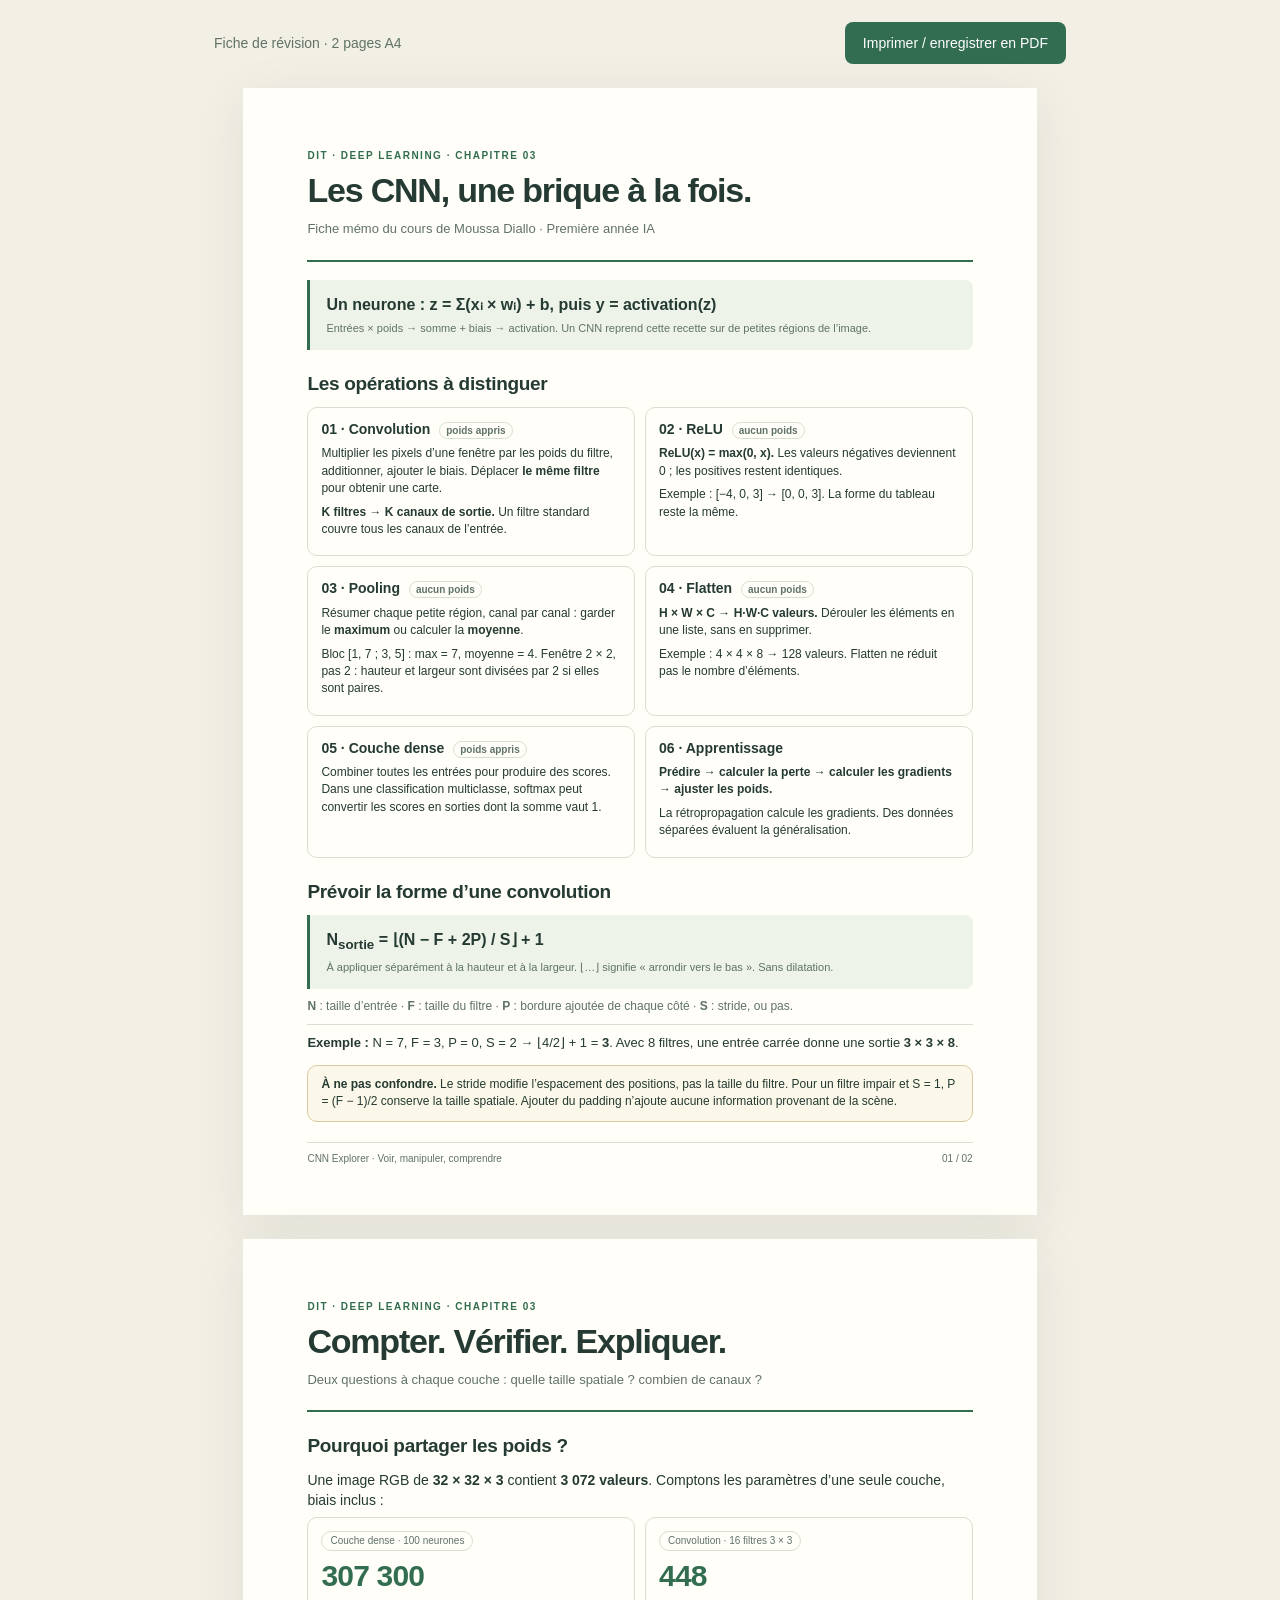
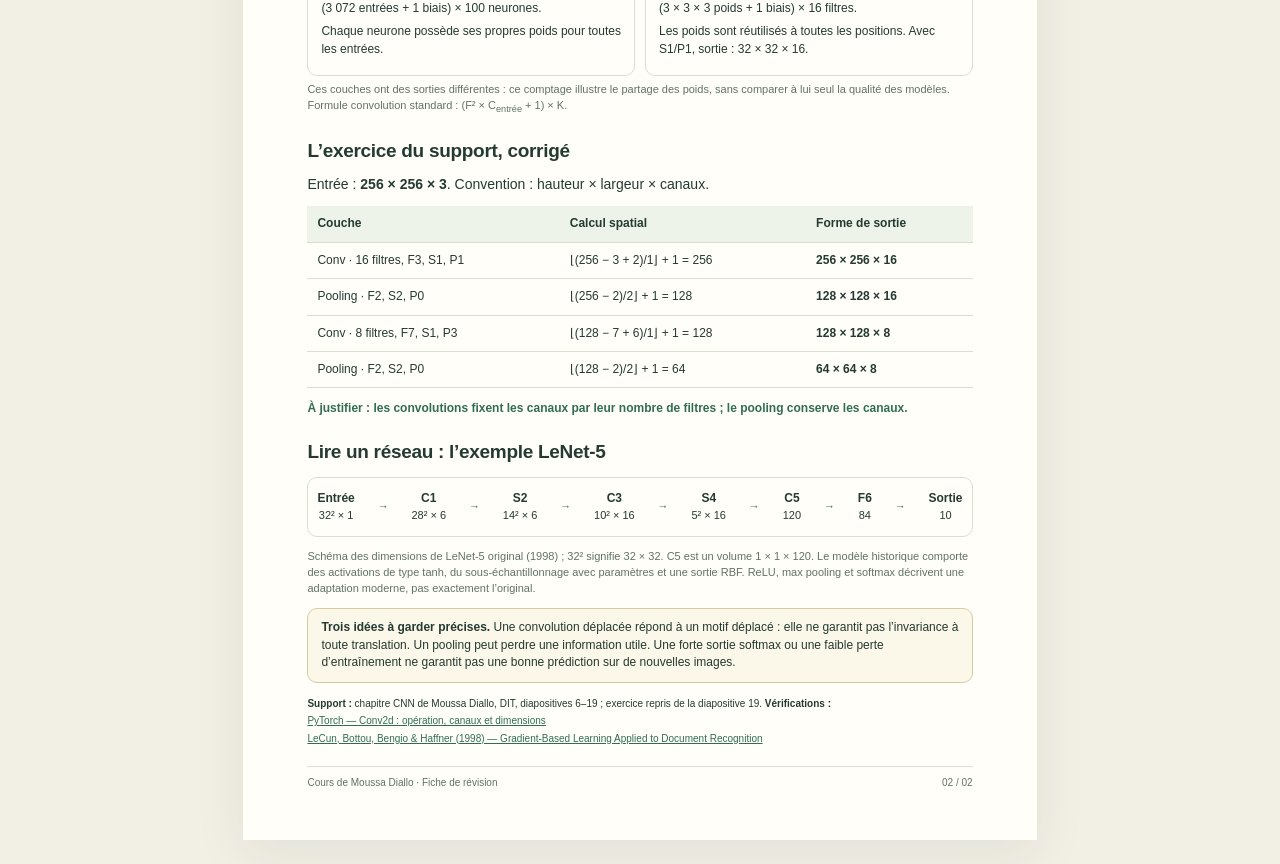
<file: fiche-memo.html>
<!doctype html>
<html lang="fr">
<head>
  <meta charset="utf-8">
  <meta name="viewport" content="width=device-width,initial-scale=1">
  <meta name="description" content="Fiche mémo du cours interactif CNN Explorer : opérations, dimensions, paramètres et exercice corrigé.">
  <title>Fiche mémo · CNN Explorer</title>
  <style>
    :root{color-scheme:light;--paper:#fffef9;--cream:#f2efe5;--ink:#243a32;--green:#326d51;--line:#d9dfd0;--muted:#607267;--light:#edf3e8}
    *{box-sizing:border-box}body{margin:0;background:var(--cream);font-family:Arial,Helvetica,sans-serif;color:var(--ink);font-size:14px;line-height:1.45}a{color:var(--green)}.tools{max-width:900px;margin:22px auto;display:flex;justify-content:space-between;align-items:center;padding:0 24px;color:var(--muted)}button{border:0;border-radius:8px;background:var(--green);color:white;padding:11px 18px;font:inherit;cursor:pointer}.page{background:var(--paper);width:210mm;min-height:297mm;margin:24px auto;padding:16mm 17mm 13mm;box-shadow:0 12px 50px #243a3214;position:relative}.eyebrow{font-size:10px;font-weight:700;letter-spacing:.15em;text-transform:uppercase;color:var(--green)}header{border-bottom:2px solid var(--green);padding-bottom:15px;margin-bottom:18px}h1{font-size:34px;letter-spacing:-1.2px;line-height:1.1;margin:9px 0 10px}h2{font-size:19px;letter-spacing:-.3px;margin:20px 0 10px}h3{font-size:14px;margin:0 0 5px}p{margin:6px 0}.subtitle{color:var(--muted);font-size:13px}.grid{display:grid;grid-template-columns:1fr 1fr;gap:10px}.box{border:1px solid var(--line);border-radius:10px;padding:11px 13px}.box h3 span{font-size:10px;border:1px solid var(--line);padding:2px 6px;border-radius:20px;margin-left:5px;color:var(--muted);white-space:nowrap}.box p{font-size:12px}.formula{padding:13px 16px;background:var(--light);border-left:3px solid var(--green);font-size:16px;font-weight:700;border-radius:0 8px 8px 0}.formula small{display:block;font-size:11px;font-weight:400;margin-top:5px;color:var(--muted)}.legend{font-size:12px;margin-top:9px;color:var(--muted)}table{border-collapse:collapse;width:100%;font-size:12px;margin:12px 0}th{text-align:left;background:var(--light);font-weight:700}td,th{padding:9px 10px;border-bottom:1px solid var(--line);vertical-align:top}td:last-child{font-weight:700;white-space:nowrap}.alert{margin-top:12px;border:1px solid #d8caa0;background:#fbf7e9;border-radius:10px;padding:10px 13px;font-size:12px}.number{font-size:30px;line-height:1.1;letter-spacing:-.8px;font-weight:700;margin:8px 0;color:var(--green)}.tiny{font-size:11px;color:var(--muted)}.chain{display:flex;align-items:center;justify-content:space-between;gap:5px;margin:12px 0;padding:12px 9px;border:1px solid var(--line);border-radius:10px;font-size:11px;text-align:center}.chain b{display:block;font-size:12px}.chain i{color:var(--green);font-style:normal}.sources{font-size:10px;line-height:1.45;margin-top:14px;overflow-wrap:anywhere}.sources a{display:block;margin-top:3px}.footer{margin-top:20px;padding-top:9px;border-top:1px solid var(--line);display:flex;justify-content:space-between;font-size:10px;color:var(--muted)}.rule{font-size:13px;border-top:1px solid var(--line);padding-top:9px;margin-top:9px}.prompt{font-size:12px;font-weight:700;color:var(--green);margin:12px 0 0}.badge{display:inline-block;border:1px solid var(--line);border-radius:20px;padding:2px 8px;font-size:10px;color:var(--muted)}
    @page{size:A4;margin:0}
    @media print{body{background:white;font-size:12px;-webkit-print-color-adjust:exact;print-color-adjust:exact}.tools{display:none}.page{margin:0;padding:13mm 15mm;box-shadow:none;min-height:0;height:297mm;break-after:page}.page:last-child{break-after:auto}header{padding-bottom:10px;margin-bottom:14px}h1{font-size:30px}h2{font-size:17px;margin:16px 0 8px}.grid{gap:8px}.box{padding:9px 11px}.box p{font-size:11.5px;line-height:1.35}.formula{font-size:14px;padding:10px 13px}.formula small{font-size:10.5px}.legend{font-size:11px}.alert{font-size:11px;padding:9px 11px;margin-top:9px}.footer{margin-top:14px}a{text-decoration:none}.box,table,.alert,.chain{break-inside:avoid}}
    @media screen and (max-width:820px){.page{width:auto;min-height:0;margin:12px;padding:24px}.tools{gap:15px;font-size:12px}.grid{grid-template-columns:1fr}.chain{flex-wrap:wrap;justify-content:center;gap:12px}h1{font-size:29px}table{font-size:10px}td,th{padding:7px 5px}td:last-child{white-space:normal}}
  </style>
</head>
<body>
  <div class="tools"><span>Fiche de révision · 2 pages A4</span><button type="button" onclick="window.print()">Imprimer / enregistrer en PDF</button></div>
  <main>
    <section class="page" aria-label="Page 1 : les opérations et les dimensions">
      <header><div class="eyebrow">DIT · Deep learning · Chapitre 03</div><h1>Les CNN, une brique à la fois.</h1><p class="subtitle">Fiche mémo du cours de Moussa Diallo · Première année IA</p></header>
      <div class="formula">Un neurone : z = Σ(xᵢ × wᵢ) + b, puis y = activation(z)<small>Entrées × poids → somme + biais → activation. Un CNN reprend cette recette sur de petites régions de l’image.</small></div>
      <h2>Les opérations à distinguer</h2>
      <div class="grid">
        <article class="box"><h3>01 · Convolution <span>poids appris</span></h3><p>Multiplier les pixels d’une fenêtre par les poids du filtre, additionner, ajouter le biais. Déplacer <strong>le même filtre</strong> pour obtenir une carte.</p><p><strong>K filtres → K canaux de sortie.</strong> Un filtre standard couvre tous les canaux de l’entrée.</p></article>
        <article class="box"><h3>02 · ReLU <span>aucun poids</span></h3><p><strong>ReLU(x) = max(0, x).</strong> Les valeurs négatives deviennent 0 ; les positives restent identiques.</p><p>Exemple : [−4, 0, 3] → [0, 0, 3]. La forme du tableau reste la même.</p></article>
        <article class="box"><h3>03 · Pooling <span>aucun poids</span></h3><p>Résumer chaque petite région, canal par canal : garder le <strong>maximum</strong> ou calculer la <strong>moyenne</strong>.</p><p>Bloc [1, 7 ; 3, 5] : max = 7, moyenne = 4. Fenêtre 2 × 2, pas 2 : hauteur et largeur sont divisées par 2 si elles sont paires.</p></article>
        <article class="box"><h3>04 · Flatten <span>aucun poids</span></h3><p><strong>H × W × C → H·W·C valeurs.</strong> Dérouler les éléments en une liste, sans en supprimer.</p><p>Exemple : 4 × 4 × 8 → 128 valeurs. Flatten ne réduit pas le nombre d’éléments.</p></article>
        <article class="box"><h3>05 · Couche dense <span>poids appris</span></h3><p>Combiner toutes les entrées pour produire des scores. Dans une classification multiclasse, softmax peut convertir les scores en sorties dont la somme vaut 1.</p></article>
        <article class="box"><h3>06 · Apprentissage</h3><p><strong>Prédire → calculer la perte → calculer les gradients → ajuster les poids.</strong></p><p>La rétropropagation calcule les gradients. Des données séparées évaluent la généralisation.</p></article>
      </div>
      <h2>Prévoir la forme d’une convolution</h2>
      <div class="formula">N<sub>sortie</sub> = ⌊(N − F + 2P) / S⌋ + 1<small>À appliquer séparément à la hauteur et à la largeur. ⌊…⌋ signifie « arrondir vers le bas ». Sans dilatation.</small></div>
      <p class="legend"><strong>N</strong> : taille d’entrée · <strong>F</strong> : taille du filtre · <strong>P</strong> : bordure ajoutée de chaque côté · <strong>S</strong> : stride, ou pas.</p>
      <p class="rule"><strong>Exemple :</strong> N = 7, F = 3, P = 0, S = 2 → ⌊4/2⌋ + 1 = <strong>3</strong>. Avec 8 filtres, une entrée carrée donne une sortie <strong>3 × 3 × 8</strong>.</p>
      <div class="alert"><strong>À ne pas confondre.</strong> Le stride modifie l’espacement des positions, pas la taille du filtre. Pour un filtre impair et S = 1, P = (F − 1)/2 conserve la taille spatiale. Ajouter du padding n’ajoute aucune information provenant de la scène.</div>
      <div class="footer"><span>CNN Explorer · Voir, manipuler, comprendre</span><span>01 / 02</span></div>
    </section>
    <section class="page" aria-label="Page 2 : les exemples et l’exercice corrigé">
      <header><div class="eyebrow">DIT · Deep learning · Chapitre 03</div><h1>Compter. Vérifier. Expliquer.</h1><p class="subtitle">Deux questions à chaque couche : quelle taille spatiale ? combien de canaux ?</p></header>
      <h2>Pourquoi partager les poids ?</h2>
      <p>Une image RGB de <strong>32 × 32 × 3</strong> contient <strong>3 072 valeurs</strong>. Comptons les paramètres d’une seule couche, biais inclus :</p>
      <div class="grid">
        <article class="box"><span class="badge">Couche dense · 100 neurones</span><div class="number">307 300</div><p>(3 072 entrées + 1 biais) × 100 neurones.</p><p>Chaque neurone possède ses propres poids pour toutes les entrées.</p></article>
        <article class="box"><span class="badge">Convolution · 16 filtres 3 × 3</span><div class="number">448</div><p>(3 × 3 × 3 poids + 1 biais) × 16 filtres.</p><p>Les poids sont réutilisés à toutes les positions. Avec S1/P1, sortie : 32 × 32 × 16.</p></article>
      </div>
      <p class="tiny">Ces couches ont des sorties différentes : ce comptage illustre le partage des poids, sans comparer à lui seul la qualité des modèles. Formule convolution standard : (F² × C<sub>entrée</sub> + 1) × K.</p>
      <h2>L’exercice du support, corrigé</h2>
      <p>Entrée : <strong>256 × 256 × 3</strong>. Convention : hauteur × largeur × canaux.</p>
      <table>
        <thead><tr><th>Couche</th><th>Calcul spatial</th><th>Forme de sortie</th></tr></thead>
        <tbody>
          <tr><td>Conv · 16 filtres, F3, S1, P1</td><td>⌊(256 − 3 + 2)/1⌋ + 1 = 256</td><td>256 × 256 × 16</td></tr>
          <tr><td>Pooling · F2, S2, P0</td><td>⌊(256 − 2)/2⌋ + 1 = 128</td><td>128 × 128 × 16</td></tr>
          <tr><td>Conv · 8 filtres, F7, S1, P3</td><td>⌊(128 − 7 + 6)/1⌋ + 1 = 128</td><td>128 × 128 × 8</td></tr>
          <tr><td>Pooling · F2, S2, P0</td><td>⌊(128 − 2)/2⌋ + 1 = 64</td><td>64 × 64 × 8</td></tr>
        </tbody>
      </table>
      <p class="prompt">À justifier : les convolutions fixent les canaux par leur nombre de filtres ; le pooling conserve les canaux.</p>
      <h2>Lire un réseau : l’exemple LeNet-5</h2>
      <div class="chain"><span><b>Entrée</b>32² × 1</span><i>→</i><span><b>C1</b>28² × 6</span><i>→</i><span><b>S2</b>14² × 6</span><i>→</i><span><b>C3</b>10² × 16</span><i>→</i><span><b>S4</b>5² × 16</span><i>→</i><span><b>C5</b>120</span><i>→</i><span><b>F6</b>84</span><i>→</i><span><b>Sortie</b>10</span></div>
      <p class="tiny">Schéma des dimensions de LeNet-5 original (1998) ; 32² signifie 32 × 32. C5 est un volume 1 × 1 × 120. Le modèle historique comporte des activations de type tanh, du sous-échantillonnage avec paramètres et une sortie RBF. ReLU, max pooling et softmax décrivent une adaptation moderne, pas exactement l’original.</p>
      <div class="alert"><strong>Trois idées à garder précises.</strong> Une convolution déplacée répond à un motif déplacé : elle ne garantit pas l’invariance à toute translation. Un pooling peut perdre une information utile. Une forte sortie softmax ou une faible perte d’entraînement ne garantit pas une bonne prédiction sur de nouvelles images.</div>
      <div class="sources"><strong>Support :</strong> chapitre CNN de Moussa Diallo, DIT, diapositives 6–19 ; exercice repris de la diapositive 19. <strong>Vérifications :</strong><a href="https://docs.pytorch.org/docs/2.15/generated/torch.nn.modules.conv.Conv2d.html">PyTorch — Conv2d : opération, canaux et dimensions</a><a href="https://leon.bottou.org/publications/pdf/ieee-1998.pdf">LeCun, Bottou, Bengio &amp; Haffner (1998) — Gradient-Based Learning Applied to Document Recognition</a></div>
      <div class="footer"><span>Cours de Moussa Diallo · Fiche de révision</span><span>02 / 02</span></div>
    </section>
  </main>
</body>
</html>
</file>
<file: styles.css>
:root{--ink:#17392f;--muted:#758079;--paper:#f4f5ef;--white:#fff;--line:#e2e7de;--green:#235c46;--mint:#e8f2e8;--lime:#d9ef94;--orange:#d17c4b;--orange-light:#fcf0e7;--blue:#557eab;--radius:16px;--shadow:0 7px 24px #203d2a06;font-family:Inter,"Avenir Next",Avenir,-apple-system,BlinkMacSystemFont,"Segoe UI",sans-serif;color:var(--ink);font-synthesis:none}
*{box-sizing:border-box}body{margin:0;background:var(--paper);font-size:15px;line-height:1.55}button,input,select{font:inherit}button,a,input,select{ -webkit-tap-highlight-color:transparent}button{cursor:pointer}a{color:inherit}button{color:inherit}button:disabled{cursor:default;opacity:.4}button:focus-visible,a:focus-visible,input:focus-visible,select:focus-visible,summary:focus-visible{outline:3px solid #c8814f;outline-offset:4px}button,input,select{border-radius:8px}h1,h2,h3,p{margin-top:0}h1,h2,h3{line-height:1.17}h1{font-size:clamp(30px,3vw,43px);font-weight:600;letter-spacing:-1.5px;margin-bottom:14px}h2{font-size:26px;letter-spacing:-.7px}h3{font-size:17px}p{margin-bottom:16px}svg{max-width:100%;height:auto}button svg{width:18px;height:18px}.app-shell{display:flex;min-height:100vh}.sidebar{width:256px;position:fixed;inset:0 auto 0 0;background:var(--ink);color:#d7e4da;padding:30px 19px 0;display:flex;flex-direction:column;z-index:20}.brand{text-decoration:none;display:flex;align-items:center;gap:11px;font-size:22px;font-weight:650;letter-spacing:-.6px;padding:0 6px 28px;color:#fff}.brand-light{font-weight:350}.brand small{display:block;font-size:8px;letter-spacing:1.75px;font-weight:500;color:#9db6a8;margin-top:3px}.brand-mark{display:grid;grid-template-columns:repeat(3,5px);gap:3px;transform:rotate(-6deg)}.brand-mark i{width:5px;height:5px;background:var(--lime);border-radius:1px}.brand-mark i:nth-child(3n+1){opacity:.45}.brand-mark i:nth-child(5){opacity:1}.course-label{border-top:1px solid #ffffff12;display:flex;justify-content:space-between;font-size:10px;letter-spacing:1.5px;padding:21px 9px 17px;color:#9eb3a7}.course-label span{color:var(--lime);font-size:9px;letter-spacing:.6px}#course-nav{overflow-y:auto;scrollbar-width:thin;scrollbar-color:#ffffff25 transparent;flex:1;padding-bottom:18px}.nav-section{margin-bottom:14px}.section-title{font-size:11px;color:#a6bbae;letter-spacing:.15px;display:flex;align-items:center;gap:10px;margin:0;padding:9px;width:100%;background:none;border:0;text-align:left}.section-title .section-number{font-size:10px;opacity:.7}.section-title .chevron{margin-left:auto;font-size:10px}.section-items[hidden]{display:none}.nav-link{border:0;display:flex;align-items:center;gap:10px;background:transparent;border-radius:7px;color:#b5c7bb;text-align:left;padding:7px 10px;width:100%;font-size:11px;line-height:1.35;margin-bottom:2px;transition:background .15s}.nav-link:hover{background:#ffffff08;color:white}.nav-link[aria-current="step"]{background:#d9ef94;color:#17392f;font-weight:650}.nav-link .nav-dot{width:4px;height:4px;border:1px solid currentColor;border-radius:50%;flex:none;opacity:.5}.nav-link.visited .nav-dot{background:currentColor}.nav-link[aria-current="step"] .nav-dot{background:var(--ink);opacity:1}.nav-duration{margin-left:auto;font-size:9px;opacity:.65;white-space:nowrap}.sidebar-bottom{display:flex;align-items:center;gap:10px;padding:17px 7px;border-top:1px solid #ffffff15;font-size:10px}.sidebar-bottom strong{display:block;font-size:11px;color:#e4ede7;font-weight:500}.sidebar-bottom span{display:block;color:#96afa0;font-size:9px;margin-top:2px}.teacher-avatar{height:32px;width:32px;border:1px solid #ffffff25;border-radius:50%;display:grid;place-items:center;color:var(--lime);font-size:10px}.main-shell{margin-left:256px;width:calc(100% - 256px);min-width:0;padding-bottom:96px}.topbar{height:78px;border-bottom:1px solid var(--line);display:flex;align-items:center;justify-content:space-between;padding:0 42px;gap:16px;background:#f4f5effa}.breadcrumb{display:flex;gap:13px;font-size:11px;align-items:center}.breadcrumb>span:first-child{color:var(--muted)}.breadcrumb strong{font-weight:500}.crumb-slash{color:#bcc5bb}.top-actions{display:flex;align-items:center;gap:16px}.text-button{border:0;background:transparent;display:flex;align-items:center;gap:7px;padding:7px 0;font-size:10px;white-space:nowrap;color:#5b6b60}.text-button[aria-pressed="true"]{color:var(--green);font-weight:700}.text-button>span:first-child{font-size:14px}.icon-button{width:32px;height:32px;display:grid;place-items:center;border:1px solid var(--line);background:transparent;font-size:21px;line-height:1;flex:none}.icon-button:hover{background:var(--mint)}.mobile-menu{display:none}main{max-width:1450px;margin:0 auto;padding:32px 42px 24px;outline:none}.lesson-topline{display:flex;align-items:center;gap:13px;margin-bottom:19px}.eyebrow{font-size:10px;font-weight:650;letter-spacing:1.7px;text-transform:uppercase;color:var(--green)}.lesson-topline .divider{height:12px;width:1px;background:#c8d0c5}.lesson-topline .time{font-size:10px;color:var(--muted)}.lesson-header{max-width:950px}.lesson-intro{font-size:14px;color:#6c786e;max-width:790px;line-height:1.7;margin-bottom:25px}.lab{border:1px solid var(--line);border-radius:var(--radius);padding:26px;background:#fff;box-shadow:var(--shadow);position:relative;overflow:hidden}.lab-toolbar{display:flex;flex-wrap:wrap;align-items:center;gap:12px;margin-bottom:24px}.lab-toolbar button,.lab-toolbar select{font-size:12px}.control{display:flex;align-items:center;gap:8px;font-size:12px;color:#5a6c60}.control select,select{background:#f4f6ef;border:1px solid var(--line);padding:7px 10px;color:var(--ink)}.control input[type="range"]{width:112px}.control input[type="number"]{width:72px}.btn{padding:10px 16px;border:1px solid var(--line);background:#fff;display:inline-flex;align-items:center;justify-content:center;gap:9px;font-weight:500;font-size:12px;min-height:40px;transition:background .2s,transform .2s;text-decoration:none}.btn:hover:not(:disabled){background:var(--mint);transform:translateY(-1px)}.btn.primary{background:var(--green);color:white;border-color:var(--green)}.btn.primary:hover:not(:disabled){background:#174735}.btn.small{font-size:11px;min-height:32px;padding:5px 12px}.btn.ghost{background:transparent;border-color:transparent;color:var(--green)}.btn.lime{background:var(--lime);color:var(--ink);border-color:var(--lime)}.btn.orange{background:var(--orange-light);border-color:#eed1bc}.pill{font-size:10px;border-radius:5px;background:#f0f4eb;color:#53705a;padding:5px 8px;display:inline-block;line-height:1.4}.pill.orange{background:var(--orange-light);color:#a26032}.pill.green{background:var(--mint);color:var(--green)}.lab-caption{display:flex;justify-content:space-between;font-size:10px;color:var(--muted);margin-bottom:16px;gap:12px}.matrix{display:grid;grid-template-columns:repeat(var(--cols,5),var(--cell-size,39px));gap:5px;justify-content:center;margin:12px auto;width:max-content;max-width:100%}.cell{height:var(--cell-size,39px);min-width:0;display:flex;align-items:center;justify-content:center;font-size:12px;line-height:1;border:1px solid #e4e8df;background:#f0f3ec;border-radius:5px;font-variant-numeric:tabular-nums;position:relative;color:#5e7664}.cell.positive,.cell.on{background:#c5ddab;border-color:#bdd59e;color:#294f32}.cell.negative{background:#f9e5d4;border-color:#f1d3b6;color:#a15c31}.cell.active,.cell.selected{outline:2px solid var(--green);outline-offset:-2px;background:#d9edb8;color:var(--ink);z-index:1}.cell.window{background:#d9edb8;outline:1px solid #77a15c}.cell.focus-cell{background:var(--green);color:#fff}.cell.zero-pad{background:repeating-linear-gradient(45deg,#f4f5f1,#f4f5f1 3px,#e9ede4 3px,#e9ede4 4px);color:#9aa594}.cell small{position:absolute;bottom:3px;right:3px;font-size:7px;color:#44603f}.matrix-label{font-size:10px;letter-spacing:1px;text-align:center;color:#64806b;font-weight:600;text-transform:uppercase}.matrix-group{text-align:center;min-width:0}.matrix-group .shape{font-size:11px;color:#8b958b}.lab-columns{display:flex;justify-content:space-evenly;align-items:center;gap:20px;flex-wrap:wrap}.operator{font-size:23px;color:#9baa98;font-weight:300}.equation{font-family:"SFMono-Regular",Consolas,monospace;font-size:13px;background:#f4f6ef;border-radius:10px;padding:14px 18px;text-align:center;margin:20px 0 0;line-height:1.8;overflow-wrap:anywhere}.equation strong{color:var(--green)}.hint,.lab-note{font-size:11px;line-height:1.7;color:#7a877b;margin:13px 0 0}.hint{text-align:center}.feedback{padding:14px 17px;border-radius:9px;font-size:13px;line-height:1.7;margin-top:16px;background:var(--mint);border:1px solid #d9e8d4}.feedback.error{background:var(--orange-light);border-color:#f0d8c5}.feedback:empty{display:none}.takeaway{display:flex;align-items:flex-start;gap:13px;padding:19px 0 0;font-size:12px;color:#5c705e;line-height:1.7}.takeaway .bulb{border:1px solid #dae2d4;width:25px;height:25px;display:grid;place-items:center;border-radius:50%;font-size:12px;flex:none}.takeaway strong{color:var(--ink);font-weight:600}.takeaway p{margin:0}.navigation-bar{position:fixed;bottom:0;left:256px;right:0;height:86px;display:flex;align-items:center;gap:30px;padding:0 42px;border-top:1px solid var(--line);background:#f9faf4f7;backdrop-filter:blur(15px);z-index:10}.navigation-bar .btn{min-width:120px}.nav-prev{background:transparent;border:0;padding-left:0;justify-content:flex-start}.slide-position{flex:1;max-width:460px;margin:0 auto}.slide-position>div:first-child{display:flex;align-items:center;justify-content:space-between;margin-bottom:9px}#slide-count{font-size:11px;font-variant-numeric:tabular-nums;letter-spacing:1px}.keyboard-tip{font-size:9px;color:#8b958a}.keyboard-tip kbd{font-family:inherit;display:inline-flex;align-items:center;justify-content:center;border:1px solid #dce1d6;border-radius:3px;width:17px;height:16px;margin-left:3px}.progress-track{height:3px;background:#dfe7d8;overflow:hidden;border-radius:3px}.progress-track span{display:block;height:100%;background:var(--green);transition:width .25s}.hero{padding:0}.hero-main{border:1px solid var(--line);border-radius:18px;background:white;overflow:hidden;display:grid;grid-template-columns:1.04fr 1fr;min-height:395px;box-shadow:var(--shadow)}.hero-copy{padding:39px 0 36px 35px;position:relative;z-index:1}.hero-copy .eyebrow{font-size:9px;letter-spacing:1.5px;display:flex;align-items:center;gap:7px}.eyebrow-dot{width:5px;height:5px;border-radius:50%;background:var(--green)}.hero h1{font-family:Georgia,"Times New Roman",serif;letter-spacing:-1.7px;font-size:clamp(37px,4.1vw,61px);font-weight:400;line-height:1.06;margin:22px 0 20px}.hero h1 em{color:#548268;font-weight:400;font-style:italic}.hero-copy>p{font-size:12px;line-height:1.85;color:#7d867c;max-width:350px;margin-bottom:24px}.hero-actions{display:flex;gap:15px;align-items:center}.hero-actions small{font-size:10px;color:#9a9f93}.hero-actions .btn{padding:12px 18px;font-size:11px}.hero-visual{background:radial-gradient(ellipse at 50% 50%,#ebf2e3 0,transparent 65%);position:relative;display:flex;align-items:center;justify-content:center;min-width:0;overflow:hidden}.hero-visual:before{content:"";position:absolute;inset:0;background-image:radial-gradient(#a2b49745 .7px,transparent .7px);background-size:17px 17px;mask-image:linear-gradient(90deg,transparent,black 30%,black)}.hero-visual svg{position:relative;width:100%;min-width:300px;max-height:370px;overflow:visible}.visual-tag{position:absolute;bottom:25px;font-size:9px;color:#7b8d76;letter-spacing:.3px}.hero-method{display:grid;grid-template-columns:repeat(3,1fr);padding:25px 0 22px;border-bottom:1px solid var(--line);gap:25px}.method-step{display:flex;align-items:flex-start;gap:12px}.method-step>span{height:29px;width:29px;display:grid;place-items:center;border:1px solid #dbe2d2;border-radius:8px;font-size:11px;flex:none;color:var(--green)}.method-step strong{font-size:12px;font-weight:600;display:block;margin:2px 0 3px}.method-step p{font-size:10px;color:#86917f;margin:0}.hero-bottom{display:flex;justify-content:space-between;align-items:center;gap:20px;padding-top:20px}.hero-bottom>div:first-child{display:flex;gap:12px;align-items:center}.mission-icon{font-size:22px;color:#6c8b60}.hero-bottom p{font-size:11px;color:#86917f;margin:0}.hero-bottom strong{display:block;color:var(--ink);font-weight:500;font-size:12px;margin-bottom:3px}.hero-tag{font-size:9px;white-space:nowrap;display:flex;gap:6px;align-items:center;color:#86917f}.mini-dot{height:5px;width:5px;border-radius:50%;background:#79a354}.teacher-notes{margin-top:18px;background:#fff8e9;border:1px solid #eee2bf;border-left:3px solid #caa66a;border-radius:9px;padding:17px 21px;font-size:12px;color:#776342}.teacher-notes strong{font-size:10px;text-transform:uppercase;letter-spacing:1px}.teacher-notes p{margin:7px 0}.teacher-notes .source-note{font-size:10px;color:#9e8a68;border-top:1px solid #e9dfca;padding-top:9px;margin-bottom:0}.question-label{font-size:10px;text-transform:uppercase;letter-spacing:1px;color:var(--green);margin:0 0 15px}.choices{display:grid;gap:9px}.choice{padding:13px 17px;border:1px solid var(--line);background:#fff;text-align:left;display:flex;align-items:center;gap:12px;font-size:13px}.choice span{display:grid;place-items:center;border:1px solid var(--line);background:#f6f7f1;width:25px;height:25px;border-radius:6px;font-size:10px;flex:none}.choice:hover{background:#f5f8ed}.choice.correct{background:var(--mint);border-color:#90b87b}.choice.wrong{background:var(--orange-light);border-color:#dca976}.choice.chosen{box-shadow:0 0 0 1px currentColor}.mini-stats{display:flex;gap:12px;justify-content:center;flex-wrap:wrap;margin:17px 0}.mini-stat,.stat{background:#f6f8f1;border:1px solid var(--line);border-radius:10px;padding:13px 18px;text-align:center}.mini-stat strong,.stat strong{display:block;font-size:24px;letter-spacing:-.8px;font-weight:550}.mini-stat span,.stat span{font-size:10px;color:var(--muted)}.input-card{background:#f6f8f1;border:1px solid var(--line);border-radius:12px;padding:20px}.range-row{display:flex;align-items:center;gap:13px;font-size:12px;margin:12px 0}.range-row label{min-width:75px}.range-row output{min-width:35px;font-variant-numeric:tabular-nums}.range-row input{flex:1;min-width:0}input[type="range"]{accent-color:var(--green)}input[type="number"]{border:1px solid #dce5d4;background:white;padding:7px 9px;color:var(--ink)}.neuron-diagram{display:flex;align-items:center;gap:15px;flex:1;justify-content:center}.neuron-circle{width:100px;height:100px;border:2px solid #749d62;border-radius:50%;background:#f0f7e7;display:flex;flex-direction:column;align-items:center;justify-content:center}.neuron-circle b{font-size:28px;font-weight:400}.neuron-circle small{font-size:10px;color:#6c8265}.signal-list{display:flex;flex-direction:column;gap:20px}.signal{display:flex;align-items:center;gap:8px;font-size:11px}.signal-dot{width:40px;height:40px;border-radius:50%;display:grid;place-items:center;background:#f1f5e9;border:1px solid #b8cda6}.signal-wire{width:48px;height:1px;background:#9ab481}.result-number{font-size:32px;font-weight:500;color:var(--green)}.output-block{text-align:center}.output-block small{font-size:10px;color:var(--muted);display:block}.output-block strong{display:block;font-size:24px}.network-figure{max-width:660px;margin:0 auto}.network-figure svg{display:block;width:100%}.svg-label{font:11px Inter,Arial,sans-serif;fill:#7d8e79}.svg-label-dark{font:12px Inter,Arial,sans-serif;fill:#274e36}.layer-buttons{display:flex;justify-content:center;gap:10px;flex-wrap:wrap;margin:15px 0}.layer-info{max-width:600px;margin:0 auto;text-align:center;font-size:13px;min-height:65px;color:#6d7d6c}.pixel-demo{display:grid;grid-template-columns:1fr 1fr;gap:30px;align-items:center}.pixel-preview{display:flex;align-items:center;justify-content:center;gap:30px}.pixel-preview svg{width:170px}.pixel-readout{max-width:350px}.pixel-readout h3{font-size:20px}.pixel-readout p{font-size:12px;color:#7b8978}.interactive-cell{cursor:pointer;transition:background .15s}.filter-results{display:grid;grid-template-columns:repeat(3,1fr);gap:20px}.filter-panel{padding:14px;border:1px solid var(--line);border-radius:11px;text-align:center;background:#fbfcf8}.filter-panel h3{font-size:12px;margin:0 0 10px}.filter-panel .matrix{--cell-size:27px;gap:3px}.filter-panel .cell{font-size:10px}.filter-explanation{max-width:500px;margin:auto;text-align:center;font-size:12px;color:#7a8b74}.params-compare{display:grid;grid-template-columns:1fr 1fr;gap:18px}.params-card{padding:24px;border-radius:12px;border:1px solid var(--line);background:#f7f8f3}.params-card:last-child{background:#edf5e5;border-color:#cee0bd}.params-card>span{font-size:10px;letter-spacing:1px}.params-card strong{display:block;font-size:36px;letter-spacing:-1px;margin:18px 0 3px;font-weight:500}.params-card p{font-size:11px;color:#7b8a73}.params-card code{font-size:11px;line-height:1.6;overflow-wrap:anywhere}.local-graphic{display:flex;align-items:center;justify-content:center;gap:35px;flex-wrap:wrap}.local-detail{max-width:280px}.local-detail p{font-size:12px;color:#788775}.local-detail h3{font-family:Georgia,serif;font-size:28px;font-weight:400}.rgb-planes{display:flex;justify-content:center;align-items:center;gap:30px;flex-wrap:wrap}.rgb-plane{padding:18px 22px;border-radius:12px;background:#fdf3f0}.rgb-plane:nth-child(2){background:#f0f7ed}.rgb-plane:nth-child(3){background:#f0f3fa}.rgb-plane input{width:110px}.rgb-plane label{font-size:11px;display:block;text-align:center}.rgb-swatch{width:100px;height:100px;border-radius:15px;box-shadow:inset 0 0 0 1px #0001;transition:background .15s}.architecture-flow{display:flex;gap:8px;align-items:center;justify-content:center;flex-wrap:wrap;padding:15px 0}.flow-block{padding:20px 12px;border:1px solid var(--line);background:#f4f7ee;border-radius:10px;text-align:center;min-width:80px}.flow-block strong{font-size:11px;display:block}.flow-block small{font-size:9px;color:#71846b;display:block;margin-top:7px}.flow-block.active{background:var(--lime);border-color:#9fbf64}.flow-arrow{font-size:14px;color:#9baa90}.architecture-detail{background:#f7f9f3;padding:18px;border-radius:10px;font-size:12px;margin-top:15px}.flatten-vector{display:flex;gap:3px;flex-wrap:wrap;max-width:410px;justify-content:center}.flatten-vector .cell{width:29px;height:36px;font-size:10px}.channel-label{font-size:10px;color:#7f8d77;text-align:center}.softmax-bars{max-width:560px;margin:22px auto}.prob-row{display:grid;grid-template-columns:75px 1fr 50px;gap:15px;align-items:center;font-size:12px;margin:16px 0}.bar-track{height:24px;background:#f1f4eb;border-radius:5px;overflow:hidden}.bar-fill{height:100%;background:#b5d799;border-radius:5px;transition:width .3s}.bar-fill.win{background:var(--green)}.exercise-row{display:grid;grid-template-columns:1.8fr 1fr 1fr 1fr;gap:10px;align-items:center;padding:14px 0;border-bottom:1px solid var(--line);font-size:11px}.exercise-row:last-child{border:0}.exercise-row input{width:100%;min-width:0;padding:8px 5px;text-align:center}.exercise-header{font-size:9px;color:#91a087;text-transform:uppercase}.exercise-row .layer-description{display:block;color:#85917c;font-size:9px;margin-top:4px}.exercise-row.correct-row input{background:var(--mint);border-color:#9dc389}.exercise-row.wrong-row input{background:var(--orange-light);border-color:#e0b28c}.exercise-actions{display:flex;gap:10px;flex-wrap:wrap;margin-top:18px}.quiz-progress{display:flex;justify-content:space-between;font-size:11px;color:#7a8a72;margin-bottom:22px}.quiz-title{font-size:21px;max-width:720px;margin-bottom:22px}.quiz-summary{text-align:center;padding:15px}.quiz-summary strong{font-family:Georgia,serif;font-size:70px;font-weight:400;display:block}.quiz-review{margin-top:20px;text-align:left}.quiz-review p{border-bottom:1px solid var(--line);font-size:12px;padding:12px 0}.recap-grid{display:grid;grid-template-columns:repeat(3,1fr);gap:15px}.recap-card{padding:22px;border:1px solid var(--line);border-radius:12px;background:#fbfcf8}.recap-card>span{font-family:Georgia,serif;font-size:28px;color:#88a274}.recap-card h3{font-size:14px;margin:12px 0 8px}.recap-card p{font-size:11px;color:#7d8b75;margin:0}.finish{text-align:center;padding:35px 20px}.finish-symbol{height:65px;width:65px;background:var(--lime);border-radius:50%;display:grid;place-items:center;font-size:27px;margin:0 auto 24px}.finish h2{font-family:Georgia,serif;font-size:36px;font-weight:400}.finish>p{font-size:13px;color:#7d8b75;max-width:490px;margin:0 auto 25px}.finish-actions{display:flex;gap:12px;justify-content:center;flex-wrap:wrap}.source-links{font-size:10px;color:#8c9684;line-height:1.8;margin-top:25px}.source-links a{text-underline-offset:3px}.challenge-tasks{font-size:13px;padding-left:22px;line-height:2}.challenge-tasks li::marker{color:var(--green)}.challenge-answer{padding:15px;background:#f4f7ed;border-radius:9px;font-size:12px;margin-top:16px}.lenet-caption{text-align:center;max-width:700px;font-size:12px;margin:18px auto;color:#7d8b75}dialog{border:1px solid var(--line);border-radius:18px;padding:28px 32px;max-width:660px;width:calc(100% - 35px);max-height:85vh;overflow-y:auto;color:var(--ink);box-shadow:0 20px 100px #12291f30}dialog::backdrop{background:#163b3270;backdrop-filter:blur(4px)}.dialog-header{display:flex;justify-content:space-between;align-items:center;margin-bottom:15px}dialog h2{font-family:Georgia,serif;font-weight:400;font-size:30px}dialog dl{margin:0}dialog dt{font-size:12px;font-weight:650;margin:17px 0 3px}dialog dd{font-size:12px;color:#71806a;margin:0;padding-bottom:13px;border-bottom:1px solid var(--line)}.muted{color:var(--muted);font-size:10px;margin-top:20px}.sr-only{position:absolute;width:1px;height:1px;padding:0;margin:-1px;overflow:hidden;clip:rect(0,0,0,0);white-space:nowrap;border:0}.skip-link{position:fixed;top:-100px;left:20px;background:var(--lime);color:var(--ink);padding:10px;z-index:100}.skip-link:focus{top:10px}.mobile-scrim{display:none}.presenting .sidebar{display:none}.presenting .main-shell{margin-left:0;width:100%}.presenting .navigation-bar{left:0}.presenting main{max-width:1320px}.presenting .topbar{height:60px}.presenting h1{font-size:44px}.presenting .lesson-intro{font-size:17px}.presenting .takeaway{font-size:15px}.presenting .lab{min-height:310px}.presenting .cell{--cell-size:45px}.presenting .hero h1{font-size:65px}.presenting .hero-main{min-height:440px}.presenting .hero-copy{padding:50px}.presenting .hero-copy>p{font-size:15px}.presenting .hero-visual svg{max-height:440px}.presenting .lab-note,.presenting .hint{font-size:13px}.presenting .keyboard-tip{display:none}
@media(min-width:1600px){main{padding-top:42px}.hero-main{min-height:475px}.hero-copy{padding-top:50px;padding-left:45px}.hero-visual svg{max-height:460px}.hero h1{font-size:65px}.hero-copy>p{font-size:14px}.lab{padding:35px}.cell{--cell-size:46px}.hero-method{padding-top:32px;padding-bottom:28px}.method-step p{font-size:12px}.hero-bottom p{font-size:12px}}
@media(max-width:1190px){.sidebar{width:225px;padding-left:13px;padding-right:13px}.main-shell{margin-left:225px;width:calc(100% - 225px)}.navigation-bar{left:225px;padding:0 27px;gap:18px}.topbar{padding:0 27px}.top-actions{gap:11px}main{padding:27px}.hero-copy{padding:30px 0 28px 26px}.hero h1{font-size:45px}.hero-copy>p{font-size:11px}.hero-actions small{display:none}.hero-main{min-height:370px}.hero-visual svg{min-width:270px}.method-step{gap:8px}.method-step p{font-size:9px}.hero-tag{display:none}.matrix{--cell-size:34px;gap:4px}.lab-columns{gap:16px}.breadcrumb{font-size:10px}.button-word{font-size:9px}.params-card strong{font-size:30px}.flow-block{min-width:70px;padding:18px 9px}}
@media(max-width:950px){.button-word{display:none}.top-actions{gap:16px}.sidebar{width:210px}.main-shell{margin-left:210px;width:calc(100% - 210px)}.navigation-bar{left:210px}.hero-main{grid-template-columns:1fr 1fr}.hero h1{font-size:39px}.hero-copy .eyebrow{font-size:8px;letter-spacing:.9px}.hero-visual svg{min-width:250px;margin-left:-20px}.hero-copy>p{font-size:11px;line-height:1.6}.hero-copy{padding-left:22px}.hero-method{gap:12px}.method-step strong{font-size:11px}.method-step p{font-size:9px}.keyboard-tip{display:none}.lab{padding:21px}.pixel-demo{gap:15px}.pixel-preview{gap:10px}.pixel-preview svg{width:110px}.filter-results{gap:10px}.filter-panel{padding:10px}.filter-panel .matrix{--cell-size:22px}.recap-grid{grid-template-columns:1fr 1fr}.neuron-diagram{gap:8px}.signal-wire{width:22px}.neuron-circle{width:85px;height:85px}.navigation-bar .btn{min-width:100px}}
@media(max-width:760px){.sidebar{transform:translateX(-100%);transition:transform .2s;width:260px}.menu-open .sidebar{transform:translateX(0)}.mobile-scrim:not([hidden]){display:block;position:fixed;inset:0;border:0;border-radius:0;background:#123d3155;z-index:19}.main-shell{margin-left:0;width:100%}.navigation-bar{left:0;height:77px;padding:0 19px;gap:15px}.topbar{height:65px;padding:0 19px;gap:10px}.mobile-menu{display:grid;font-size:17px;border:0}.breadcrumb{margin-right:auto;font-size:10px;gap:8px}.breadcrumb>span:first-child,.crumb-slash{display:none}.top-actions{gap:12px}main{padding:23px 19px 20px}.hero-copy{padding:29px 0 29px 25px}.hero h1{font-size:43px}.hero-visual svg{min-width:250px}.hero-main{min-height:360px}.hero-copy>p{font-size:11px}.hero-method{gap:18px}.hero-bottom{padding-top:18px}.hero-bottom strong{font-size:11px}.hero-bottom p{font-size:10px}.lab-columns{gap:15px}.navigation-bar .btn{min-width:auto;font-size:11px}.slide-position{max-width:200px}.lesson-topline{margin-bottom:14px}.lesson-intro{font-size:13px}h1{font-size:32px}.hero-copy .eyebrow{font-size:8px}.top-actions .text-button{padding:6px}.teacher-notes{font-size:11px}.main-shell{padding-bottom:87px}.presenting .topbar{padding:0 20px}.presenting main{padding:23px 19px}.presenting h1{font-size:32px}.presenting .hero-copy{padding:29px 0 29px 25px}.presenting .hero h1{font-size:43px}.presenting .hero-copy>p{font-size:11px}}
@media(max-width:520px){.hero-main{display:flex;flex-direction:column}.hero-copy{padding:30px 27px 6px}.hero h1{font-size:48px;max-width:340px;margin:21px 0 18px}.hero h1 br{display:none}.hero-copy>p{font-size:12px;max-width:300px}.hero-visual{height:235px;min-height:235px}.hero-visual svg{width:300px;min-width:0;margin:0}.visual-tag{bottom:8px;font-size:8px}.hero-copy .eyebrow{font-size:8px;letter-spacing:1px}.hero-method{padding-top:21px;gap:10px}.method-step{display:block}.method-step>span{margin-bottom:9px}.method-step strong{font-size:11px}.method-step p{font-size:9px;line-height:1.6}.hero-bottom{align-items:flex-start}.hero-bottom p{max-width:260px}.hero-bottom strong{font-size:11px}.hero-bottom p{font-size:9px}.hero-actions .btn{min-height:38px;padding:9px 15px}.lab{padding:18px 13px;border-radius:12px}.lab-toolbar{gap:10px;margin-bottom:18px}.lab-columns{gap:12px}.matrix{--cell-size:31px;gap:3px}.matrix-label{font-size:9px}.equation{font-size:11px;padding:12px}.neuron-demo{flex-direction:column;align-items:stretch}.input-card{padding:15px}.neuron-diagram{margin-top:15px}.pixel-demo{display:flex;flex-direction:column;gap:20px}.pixel-preview{gap:24px}.pixel-preview svg{width:130px}.pixel-readout{max-width:100%;text-align:center}.params-compare{gap:10px}.params-card{padding:15px 13px}.params-card strong{font-size:25px;margin-top:15px}.params-card>span{font-size:8px}.params-card code{font-size:9px}.filter-results{grid-template-columns:1fr}.filter-panel{display:flex;align-items:center;justify-content:space-around;gap:10px;flex-wrap:wrap}.filter-panel .matrix{--cell-size:24px;margin:7px auto}.filter-panel h3{margin:0}.local-graphic{gap:20px}.local-detail{text-align:center}.lab-caption{font-size:9px}.recap-grid{gap:10px}.recap-card{padding:17px 14px}.recap-card h3{font-size:12px}.recap-card p{font-size:10px}.exercise-row{gap:5px;grid-template-columns:1.6fr 1fr 1fr 1fr;font-size:10px}.exercise-row .layer-description{font-size:8px}.exercise-row input{font-size:11px;padding:8px 3px}.exercise-header{font-size:8px}.quiz-title{font-size:18px}.quiz-summary strong{font-size:60px}.choice{font-size:12px;padding:11px}.rgb-planes{gap:11px}.rgb-plane{padding:14px 10px}.rgb-plane input{width:65px}.rgb-swatch{width:65px;height:65px}.flow-block{padding:14px 8px;min-width:65px}.flow-block strong{font-size:10px}.flow-block small{font-size:8px}.flow-arrow{font-size:11px}.architecture-flow{gap:5px}.takeaway{font-size:11px}.navigation-bar{gap:10px}.nav-prev span:last-child{display:none}.navigation-bar .nav-prev{min-width:32px}.navigation-bar .nav-next{font-size:11px;padding:10px 12px}.top-actions{gap:7px}.topbar{gap:6px}.breadcrumb{font-size:9px}.lesson-intro{font-size:12px}.presenting .hero-copy{padding:30px 27px 6px}.presenting .hero h1{font-size:48px}.presenting .hero-main{min-height:auto}.presenting .hero-copy>p{font-size:12px}.presenting .cell{--cell-size:31px}.presenting .takeaway{font-size:11px}.presenting .lesson-intro{font-size:12px}.finish h2{font-size:29px}dialog{padding:22px}.control{font-size:10px}.control select{font-size:11px}.lab-toolbar .btn{font-size:10px;padding:7px 10px;min-height:34px}.mini-stat,.stat{padding:10px 14px}.mini-stat strong,.stat strong{font-size:21px}}
@media(prefers-reduced-motion:reduce){*,*:before,*:after{animation:none!important;transition:none!important;scroll-behavior:auto!important}}
@media print{.sidebar,.topbar,.navigation-bar,.takeaway,.lab-toolbar,.teacher-notes,.hero-actions{display:none!important}.main-shell{margin:0;width:100%;padding:0}main{padding:0}.lab{box-shadow:none;break-inside:avoid}.hero-main{border:0}.hero-copy{padding:20px}.hero-method{padding:20px}body{background:white}.btn{display:none!important}}

/* More room for dimensions on small screens. */
.stat strong{font-size:clamp(17px,2.2vw,27px);overflow-wrap:anywhere}.stat{margin-top:18px}.lab-convolution>.lab-toolbar:not(:first-child),.lab>.lab-toolbar:not(:first-child){margin-top:20px;margin-bottom:0}.neuron-demo .range-row{flex-wrap:wrap}.neuron-demo .range-row label{font-size:11px;min-width:140px}.pixel-preview{flex-wrap:wrap}.cell:disabled{opacity:1}.choice:disabled{opacity:1;cursor:default}.filter-panel{min-width:0}.filter-panel .matrix{max-width:100%}

@media(max-width:760px){.sidebar{visibility:hidden}.menu-open .sidebar{visibility:visible}}
</file>
